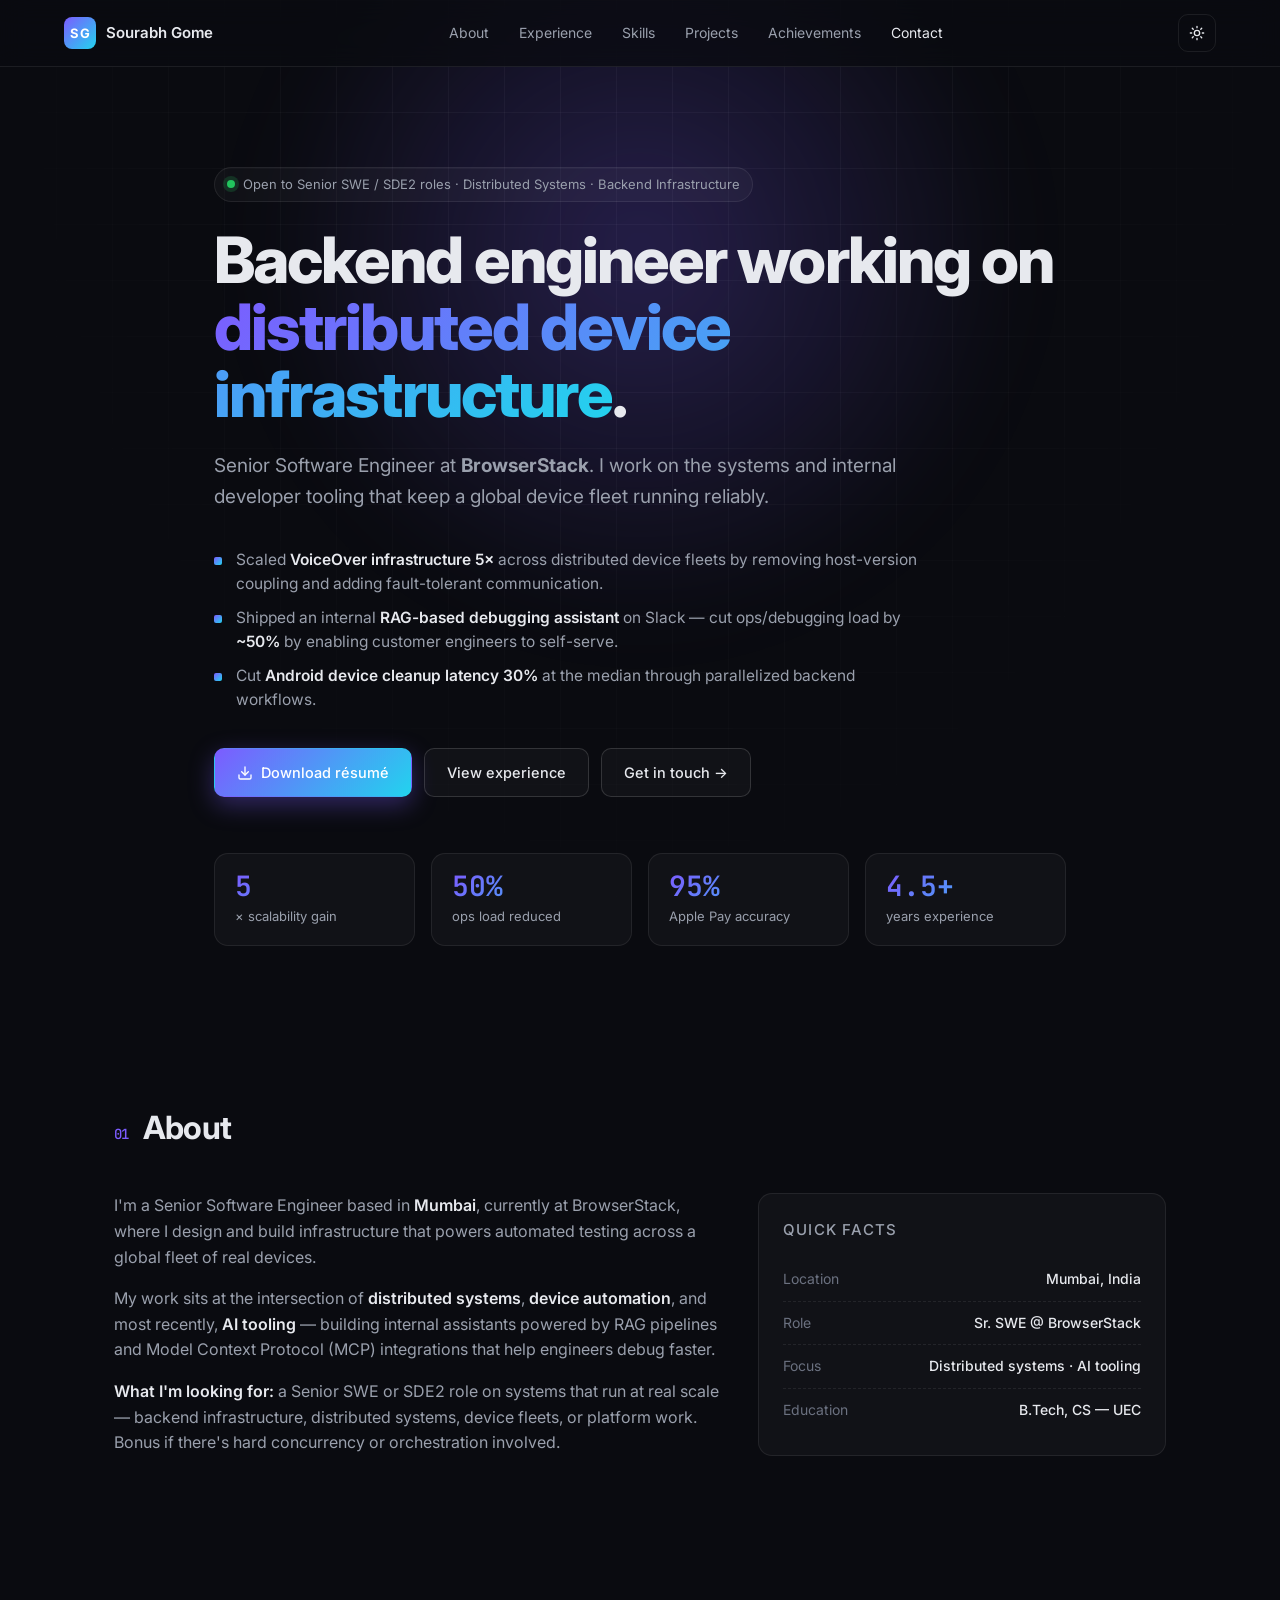
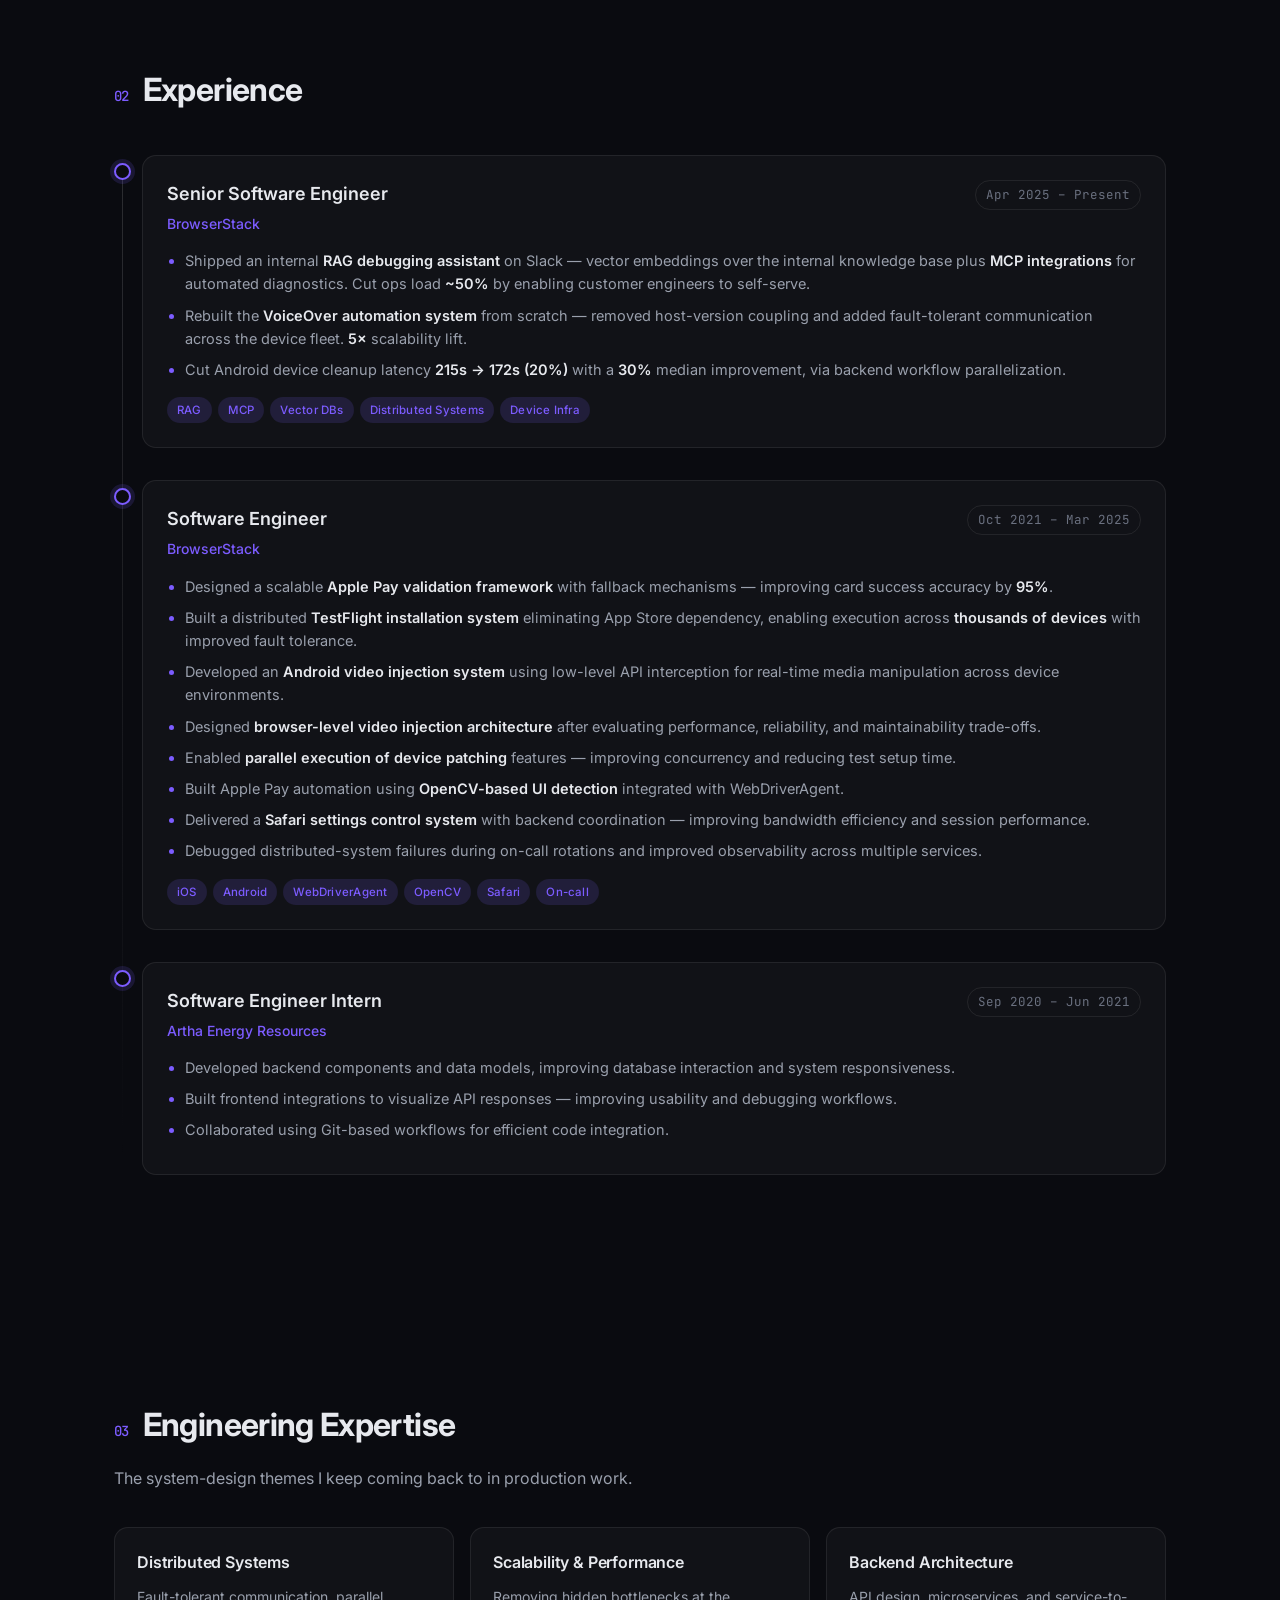
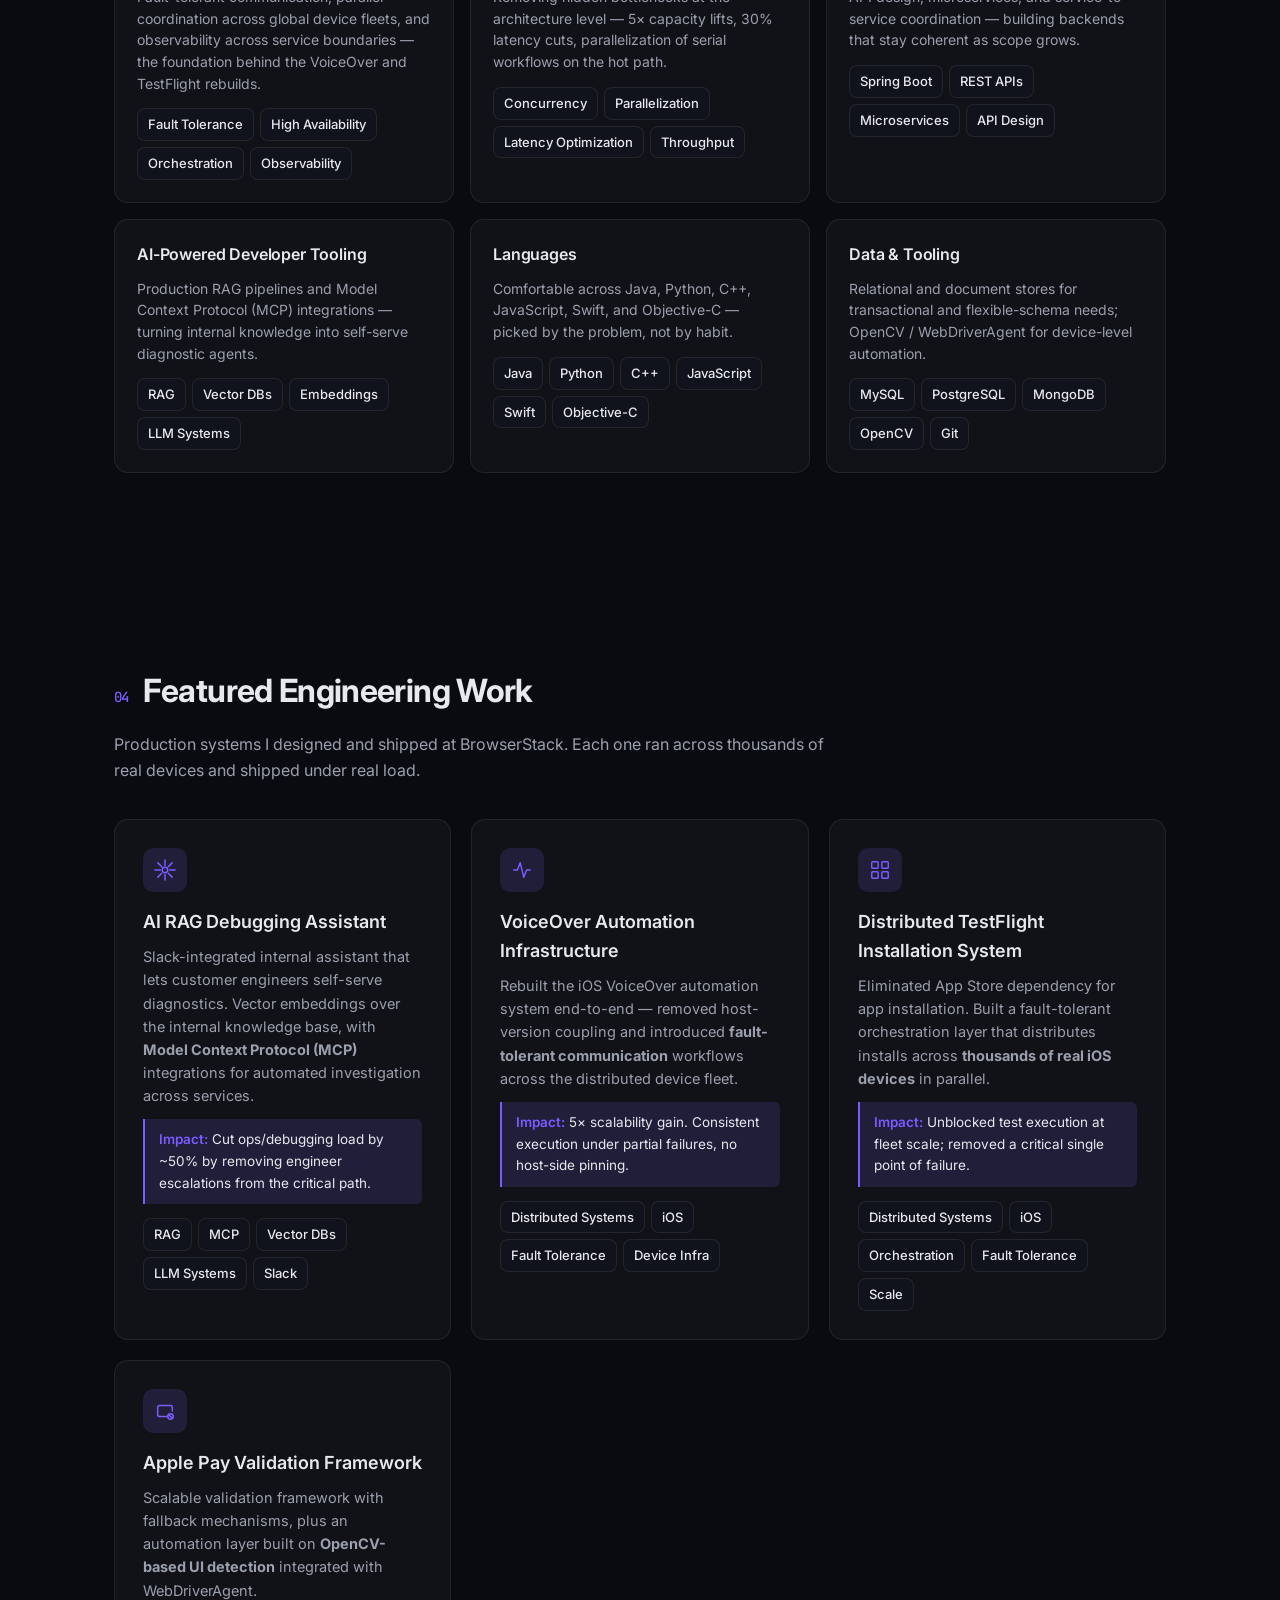
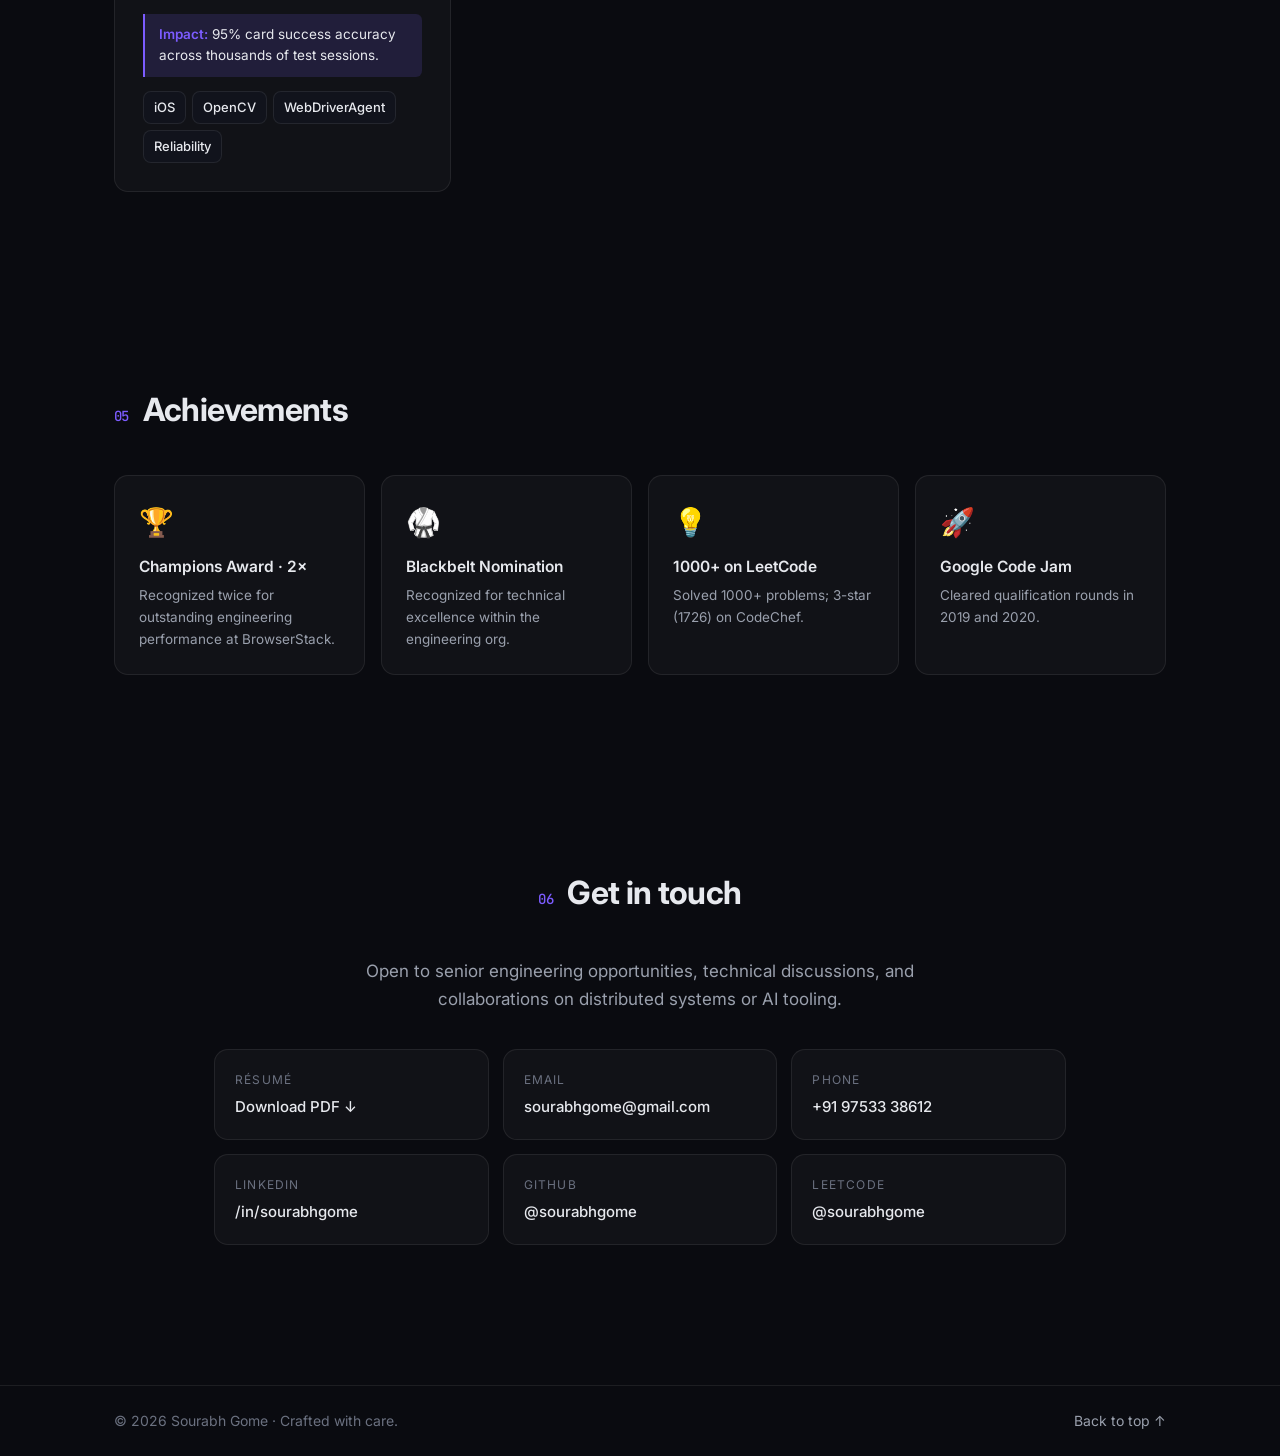
<file: index.html>
<!DOCTYPE html>
<html lang="en">
<head>
  <meta charset="UTF-8" />
  <meta name="viewport" content="width=device-width, initial-scale=1.0" />
  <title>Sourabh Gome — Senior Software Engineer · Distributed Systems & Backend Infrastructure</title>
  <meta name="description" content="Sourabh Gome — Senior Software Engineer at BrowserStack. Distributed systems, backend infrastructure, system design, and AI-powered developer tooling (RAG + MCP). 5× scalability lift, 50% ops-load reduction, 95% Apple Pay success accuracy." />
  <link rel="preconnect" href="https://fonts.googleapis.com">
  <link rel="preconnect" href="https://fonts.gstatic.com" crossorigin>
  <link href="https://fonts.googleapis.com/css2?family=Inter:wght@300;400;500;600;700;800&family=JetBrains+Mono:wght@400;500&display=swap" rel="stylesheet">
  <link rel="stylesheet" href="styles.css" />
</head>
<body>
  <div class="bg-grid" aria-hidden="true"></div>
  <div class="bg-glow" aria-hidden="true"></div>

  <header class="nav">
    <div class="nav-inner">
      <a href="#top" class="brand">
        <span class="brand-mark">SG</span>
        <span class="brand-name">Sourabh Gome</span>
      </a>
      <nav class="nav-links" aria-label="Primary">
        <a href="#about">About</a>
        <a href="#experience">Experience</a>
        <a href="#skills">Skills</a>
        <a href="#projects">Projects</a>
        <a href="#achievements">Achievements</a>
        <a href="#contact">Contact</a>
      </nav>
      <button class="theme-toggle" id="themeToggle" aria-label="Toggle theme">
        <svg class="icon-sun" viewBox="0 0 24 24" fill="none" stroke="currentColor" stroke-width="2" stroke-linecap="round" stroke-linejoin="round"><circle cx="12" cy="12" r="4"/><path d="M12 2v2M12 20v2M4.93 4.93l1.41 1.41M17.66 17.66l1.41 1.41M2 12h2M20 12h2M4.93 19.07l1.41-1.41M17.66 6.34l1.41-1.41"/></svg>
        <svg class="icon-moon" viewBox="0 0 24 24" fill="none" stroke="currentColor" stroke-width="2" stroke-linecap="round" stroke-linejoin="round"><path d="M21 12.79A9 9 0 1 1 11.21 3 7 7 0 0 0 21 12.79z"/></svg>
      </button>
    </div>
  </header>

  <main id="top">
    <!-- Hero -->
    <section class="hero">
      <div class="container hero-inner">
        <p class="eyebrow"><span class="dot"></span> Open to Senior SWE / SDE2 roles · Distributed Systems · Backend Infrastructure</p>
        <h1 class="hero-title">
          Backend engineer working on<br>
          <span class="grad">distributed device infrastructure</span>.
        </h1>
        <p class="hero-sub">
          Senior Software Engineer at <strong>BrowserStack</strong>. I work on the systems and
          internal developer tooling that keep a global device fleet running reliably.
        </p>

        <ul class="hero-impact">
          <li>Scaled <strong>VoiceOver infrastructure 5×</strong> across distributed device fleets by removing host-version coupling and adding fault-tolerant communication.</li>
          <li>Shipped an internal <strong>RAG-based debugging assistant</strong> on Slack — cut ops/debugging load by <strong>~50%</strong> by enabling customer engineers to self-serve.</li>
          <li>Cut <strong>Android device cleanup latency 30%</strong> at the median through parallelized backend workflows.</li>
        </ul>

        <div class="hero-cta">
          <a class="btn btn-primary" href="Sourabh_Gome_Resume.pdf" download>
            <svg viewBox="0 0 24 24" width="16" height="16" fill="none" stroke="currentColor" stroke-width="2" stroke-linecap="round" stroke-linejoin="round"><path d="M21 15v4a2 2 0 0 1-2 2H5a2 2 0 0 1-2-2v-4"/><polyline points="7 10 12 15 17 10"/><line x1="12" y1="15" x2="12" y2="3"/></svg>
            Download résumé
          </a>
          <a class="btn btn-ghost" href="#experience">View experience</a>
          <a class="btn btn-ghost" href="mailto:sourabhgome@gmail.com">Get in touch →</a>
        </div>

        <div class="stat-row">
          <div class="stat">
            <div class="stat-num" data-target="5">0</div>
            <div class="stat-label">× scalability gain</div>
          </div>
          <div class="stat">
            <div class="stat-num" data-target="50" data-suffix="%">0</div>
            <div class="stat-label">ops load reduced</div>
          </div>
          <div class="stat">
            <div class="stat-num" data-target="95" data-suffix="%">0</div>
            <div class="stat-label">Apple Pay accuracy</div>
          </div>
          <div class="stat">
            <div class="stat-num" data-target="4.5" data-suffix="+">0</div>
            <div class="stat-label">years experience</div>
          </div>
        </div>
      </div>
    </section>

    <!-- About -->
    <section id="about" class="section">
      <div class="container">
        <h2 class="section-title"><span class="num">01</span> About</h2>
        <div class="about-grid">
          <div class="about-text">
            <p>
              I'm a Senior Software Engineer based in <strong>Mumbai</strong>, currently at
              BrowserStack, where I design and build infrastructure that powers automated
              testing across a global fleet of real devices.
            </p>
            <p>
              My work sits at the intersection of <strong>distributed systems</strong>,
              <strong>device automation</strong>, and most recently, <strong>AI tooling</strong> —
              building internal assistants powered by RAG pipelines and Model Context Protocol (MCP)
              integrations that help engineers debug faster.
            </p>
            <p>
              <strong>What I'm looking for:</strong> a Senior SWE or SDE2 role on systems that run at real scale —
              backend infrastructure, distributed systems, device fleets, or platform work. Bonus if there's hard
              concurrency or orchestration involved.
            </p>
          </div>
          <aside class="about-card">
            <h3>Quick facts</h3>
            <ul class="kv">
              <li><span>Location</span><strong>Mumbai, India</strong></li>
              <li><span>Role</span><strong>Sr. SWE @ BrowserStack</strong></li>
              <li><span>Focus</span><strong>Distributed systems · AI tooling</strong></li>
              <li><span>Education</span><strong>B.Tech, CS — UEC</strong></li>
            </ul>
          </aside>
        </div>
      </div>
    </section>

    <!-- Experience -->
    <section id="experience" class="section">
      <div class="container">
        <h2 class="section-title"><span class="num">02</span> Experience</h2>

        <div class="timeline">
          <article class="tl-item">
            <div class="tl-marker"></div>
            <div class="tl-body">
              <div class="tl-head">
                <div>
                  <h3>Senior Software Engineer</h3>
                  <p class="company">BrowserStack</p>
                </div>
                <span class="period">Apr 2025 – Present</span>
              </div>
              <ul class="bullets">
                <li>
                  Shipped an internal <strong>RAG debugging assistant</strong> on Slack — vector embeddings over the
                  internal knowledge base plus <strong>MCP integrations</strong> for automated diagnostics. Cut ops
                  load <strong>~50%</strong> by enabling customer engineers to self-serve.
                </li>
                <li>
                  Rebuilt the <strong>VoiceOver automation system</strong> from scratch — removed host-version coupling
                  and added fault-tolerant communication across the device fleet. <strong>5×</strong> scalability lift.
                </li>
                <li>
                  Cut Android device cleanup latency <strong>215s → 172s (20%)</strong> with a <strong>30%</strong>
                  median improvement, via backend workflow parallelization.
                </li>
              </ul>
              <div class="chips">
                <span class="chip">RAG</span><span class="chip">MCP</span><span class="chip">Vector DBs</span>
                <span class="chip">Distributed Systems</span><span class="chip">Device Infra</span>
              </div>
            </div>
          </article>

          <article class="tl-item">
            <div class="tl-marker"></div>
            <div class="tl-body">
              <div class="tl-head">
                <div>
                  <h3>Software Engineer</h3>
                  <p class="company">BrowserStack</p>
                </div>
                <span class="period">Oct 2021 – Mar 2025</span>
              </div>
              <ul class="bullets">
                <li>Designed a scalable <strong>Apple Pay validation framework</strong> with fallback mechanisms — improving card success accuracy by <strong>95%</strong>.</li>
                <li>Built a distributed <strong>TestFlight installation system</strong> eliminating App Store dependency, enabling execution across <strong>thousands of devices</strong> with improved fault tolerance.</li>
                <li>Developed an <strong>Android video injection system</strong> using low-level API interception for real-time media manipulation across device environments.</li>
                <li>Designed <strong>browser-level video injection architecture</strong> after evaluating performance, reliability, and maintainability trade-offs.</li>
                <li>Enabled <strong>parallel execution of device patching</strong> features — improving concurrency and reducing test setup time.</li>
                <li>Built Apple Pay automation using <strong>OpenCV-based UI detection</strong> integrated with WebDriverAgent.</li>
                <li>Delivered a <strong>Safari settings control system</strong> with backend coordination — improving bandwidth efficiency and session performance.</li>
                <li>Debugged distributed-system failures during on-call rotations and improved observability across multiple services.</li>
              </ul>
              <div class="chips">
                <span class="chip">iOS</span><span class="chip">Android</span><span class="chip">WebDriverAgent</span>
                <span class="chip">OpenCV</span><span class="chip">Safari</span><span class="chip">On-call</span>
              </div>
            </div>
          </article>

          <article class="tl-item">
            <div class="tl-marker"></div>
            <div class="tl-body">
              <div class="tl-head">
                <div>
                  <h3>Software Engineer Intern</h3>
                  <p class="company">Artha Energy Resources</p>
                </div>
                <span class="period">Sep 2020 – Jun 2021</span>
              </div>
              <ul class="bullets">
                <li>Developed backend components and data models, improving database interaction and system responsiveness.</li>
                <li>Built frontend integrations to visualize API responses — improving usability and debugging workflows.</li>
                <li>Collaborated using Git-based workflows for efficient code integration.</li>
              </ul>
            </div>
          </article>
        </div>
      </div>
    </section>

    <!-- Engineering Expertise -->
    <section id="skills" class="section">
      <div class="container">
        <h2 class="section-title"><span class="num">03</span> Engineering Expertise</h2>
        <p class="section-lede">The system-design themes I keep coming back to in production work.</p>
        <div class="skills-grid">
          <div class="skill-card">
            <h4>Distributed Systems</h4>
            <p>Fault-tolerant communication, parallel coordination across global device fleets, and observability across service boundaries — the foundation behind the VoiceOver and TestFlight rebuilds.</p>
            <div class="tag-list">
              <span class="tag">Fault Tolerance</span><span class="tag">High Availability</span><span class="tag">Orchestration</span><span class="tag">Observability</span>
            </div>
          </div>
          <div class="skill-card">
            <h4>Scalability & Performance</h4>
            <p>Removing hidden bottlenecks at the architecture level — 5× capacity lifts, 30% latency cuts, parallelization of serial workflows on the hot path.</p>
            <div class="tag-list">
              <span class="tag">Concurrency</span><span class="tag">Parallelization</span><span class="tag">Latency Optimization</span><span class="tag">Throughput</span>
            </div>
          </div>
          <div class="skill-card">
            <h4>Backend Architecture</h4>
            <p>API design, microservices, and service-to-service coordination — building backends that stay coherent as scope grows.</p>
            <div class="tag-list">
              <span class="tag">Spring Boot</span><span class="tag">REST APIs</span><span class="tag">Microservices</span><span class="tag">API Design</span>
            </div>
          </div>
          <div class="skill-card">
            <h4>AI-Powered Developer Tooling</h4>
            <p>Production RAG pipelines and Model Context Protocol (MCP) integrations — turning internal knowledge into self-serve diagnostic agents.</p>
            <div class="tag-list">
              <span class="tag">RAG</span><span class="tag">Vector DBs</span><span class="tag">Embeddings</span><span class="tag">LLM Systems</span>
            </div>
          </div>
          <div class="skill-card">
            <h4>Languages</h4>
            <p>Comfortable across Java, Python, C++, JavaScript, Swift, and Objective-C — picked by the problem, not by habit.</p>
            <div class="tag-list">
              <span class="tag">Java</span><span class="tag">Python</span><span class="tag">C++</span><span class="tag">JavaScript</span><span class="tag">Swift</span><span class="tag">Objective-C</span>
            </div>
          </div>
          <div class="skill-card">
            <h4>Data &amp; Tooling</h4>
            <p>Relational and document stores for transactional and flexible-schema needs; OpenCV / WebDriverAgent for device-level automation.</p>
            <div class="tag-list">
              <span class="tag">MySQL</span><span class="tag">PostgreSQL</span><span class="tag">MongoDB</span><span class="tag">OpenCV</span><span class="tag">Git</span>
            </div>
          </div>
        </div>
      </div>
    </section>

    <!-- Featured Engineering Work -->
    <section id="projects" class="section">
      <div class="container">
        <h2 class="section-title"><span class="num">04</span> Featured Engineering Work</h2>
        <p class="section-lede">Production systems I designed and shipped at BrowserStack. Each one ran across thousands of real devices and shipped under real load.</p>
        <div class="projects-grid">
          <article class="project-card">
            <div class="project-icon">
              <svg viewBox="0 0 24 24" fill="none" stroke="currentColor" stroke-width="1.6" stroke-linecap="round" stroke-linejoin="round"><circle cx="12" cy="12" r="3"/><path d="M12 1v6m0 10v6M4.22 4.22l4.24 4.24m7.08 7.08l4.24 4.24M1 12h6m10 0h6M4.22 19.78l4.24-4.24m7.08-7.08l4.24-4.24"/></svg>
            </div>
            <h3>AI RAG Debugging Assistant</h3>
            <p>Slack-integrated internal assistant that lets customer engineers self-serve diagnostics. Vector embeddings over the internal knowledge base, with <strong>Model Context Protocol (MCP)</strong> integrations for automated investigation across services.</p>
            <p class="impact"><strong>Impact:</strong> Cut ops/debugging load by ~50% by removing engineer escalations from the critical path.</p>
            <div class="tag-list">
              <span class="tag">RAG</span><span class="tag">MCP</span><span class="tag">Vector DBs</span><span class="tag">LLM Systems</span><span class="tag">Slack</span>
            </div>
          </article>

          <article class="project-card">
            <div class="project-icon">
              <svg viewBox="0 0 24 24" fill="none" stroke="currentColor" stroke-width="1.6" stroke-linecap="round" stroke-linejoin="round"><path d="M3 12h4l3-8 4 16 3-8h4"/></svg>
            </div>
            <h3>VoiceOver Automation Infrastructure</h3>
            <p>Rebuilt the iOS VoiceOver automation system end-to-end — removed host-version coupling and introduced <strong>fault-tolerant communication</strong> workflows across the distributed device fleet.</p>
            <p class="impact"><strong>Impact:</strong> 5× scalability gain. Consistent execution under partial failures, no host-side pinning.</p>
            <div class="tag-list">
              <span class="tag">Distributed Systems</span><span class="tag">iOS</span><span class="tag">Fault Tolerance</span><span class="tag">Device Infra</span>
            </div>
          </article>

          <article class="project-card">
            <div class="project-icon">
              <svg viewBox="0 0 24 24" fill="none" stroke="currentColor" stroke-width="1.6" stroke-linecap="round" stroke-linejoin="round"><rect x="3" y="3" width="7" height="7" rx="1"/><rect x="14" y="3" width="7" height="7" rx="1"/><rect x="3" y="14" width="7" height="7" rx="1"/><rect x="14" y="14" width="7" height="7" rx="1"/></svg>
            </div>
            <h3>Distributed TestFlight Installation System</h3>
            <p>Eliminated App Store dependency for app installation. Built a fault-tolerant orchestration layer that distributes installs across <strong>thousands of real iOS devices</strong> in parallel.</p>
            <p class="impact"><strong>Impact:</strong> Unblocked test execution at fleet scale; removed a critical single point of failure.</p>
            <div class="tag-list">
              <span class="tag">Distributed Systems</span><span class="tag">iOS</span><span class="tag">Orchestration</span><span class="tag">Fault Tolerance</span><span class="tag">Scale</span>
            </div>
          </article>

          <article class="project-card">
            <div class="project-icon">
              <svg viewBox="0 0 24 24" fill="none" stroke="currentColor" stroke-width="1.6" stroke-linecap="round" stroke-linejoin="round"><path d="M20 12V8a2 2 0 0 0-2-2H6a2 2 0 0 0-2 2v8a2 2 0 0 0 2 2h8"/><circle cx="18" cy="18" r="3"/><path d="M16.5 16.5l3 3"/></svg>
            </div>
            <h3>Apple Pay Validation Framework</h3>
            <p>Scalable validation framework with fallback mechanisms, plus an automation layer built on <strong>OpenCV-based UI detection</strong> integrated with WebDriverAgent.</p>
            <p class="impact"><strong>Impact:</strong> 95% card success accuracy across thousands of test sessions.</p>
            <div class="tag-list">
              <span class="tag">iOS</span><span class="tag">OpenCV</span><span class="tag">WebDriverAgent</span><span class="tag">Reliability</span>
            </div>
          </article>
        </div>
      </div>
    </section>

    <!-- Achievements -->
    <section id="achievements" class="section">
      <div class="container">
        <h2 class="section-title"><span class="num">05</span> Achievements</h2>
        <div class="ach-grid">
          <div class="ach-card">
            <div class="ach-icon">🏆</div>
            <h4>Champions Award · 2×</h4>
            <p>Recognized twice for outstanding engineering performance at BrowserStack.</p>
          </div>
          <div class="ach-card">
            <div class="ach-icon">🥋</div>
            <h4>Blackbelt Nomination</h4>
            <p>Recognized for technical excellence within the engineering org.</p>
          </div>
          <a class="ach-card ach-link" href="https://leetcode.com/u/sourabhgome/" target="_blank" rel="noopener">
            <div class="ach-icon">💡</div>
            <h4>1000+ on LeetCode</h4>
            <p>Solved 1000+ problems; 3-star (1726) on CodeChef.</p>
          </a>
          <div class="ach-card">
            <div class="ach-icon">🚀</div>
            <h4>Google Code Jam</h4>
            <p>Cleared qualification rounds in 2019 and 2020.</p>
          </div>
        </div>
      </div>
    </section>

    <!-- Contact -->
    <section id="contact" class="section section-contact">
      <div class="container contact-inner">
        <h2 class="section-title center"><span class="num">06</span> Get in touch</h2>
        <p class="contact-lede">
          Open to senior engineering opportunities, technical discussions, and collaborations
          on distributed systems or AI tooling.
        </p>
        <div class="contact-grid">
          <a class="contact-card" href="Sourabh_Gome_Resume.pdf" download>
            <span class="contact-label">Résumé</span>
            <span class="contact-value">Download PDF ↓</span>
          </a>
          <a class="contact-card" href="mailto:sourabhgome@gmail.com">
            <span class="contact-label">Email</span>
            <span class="contact-value">sourabhgome@gmail.com</span>
          </a>
          <a class="contact-card" href="tel:+919753338612">
            <span class="contact-label">Phone</span>
            <span class="contact-value">+91 97533 38612</span>
          </a>
          <a class="contact-card" href="https://linkedin.com/in/sourabhgome" target="_blank" rel="noopener">
            <span class="contact-label">LinkedIn</span>
            <span class="contact-value">/in/sourabhgome</span>
          </a>
          <a class="contact-card" href="https://github.com/sourabhgome" target="_blank" rel="noopener">
            <span class="contact-label">GitHub</span>
            <span class="contact-value">@sourabhgome</span>
          </a>
          <a class="contact-card" href="https://leetcode.com/u/sourabhgome/" target="_blank" rel="noopener">
            <span class="contact-label">LeetCode</span>
            <span class="contact-value">@sourabhgome</span>
          </a>
        </div>
      </div>
    </section>
  </main>

  <footer class="footer">
    <div class="container footer-inner">
      <p>© <span id="year"></span> Sourabh Gome · Crafted with care.</p>
      <a href="#top" class="back-top">Back to top ↑</a>
    </div>
  </footer>

  <script src="script.js"></script>
</body>
</html>
</file>
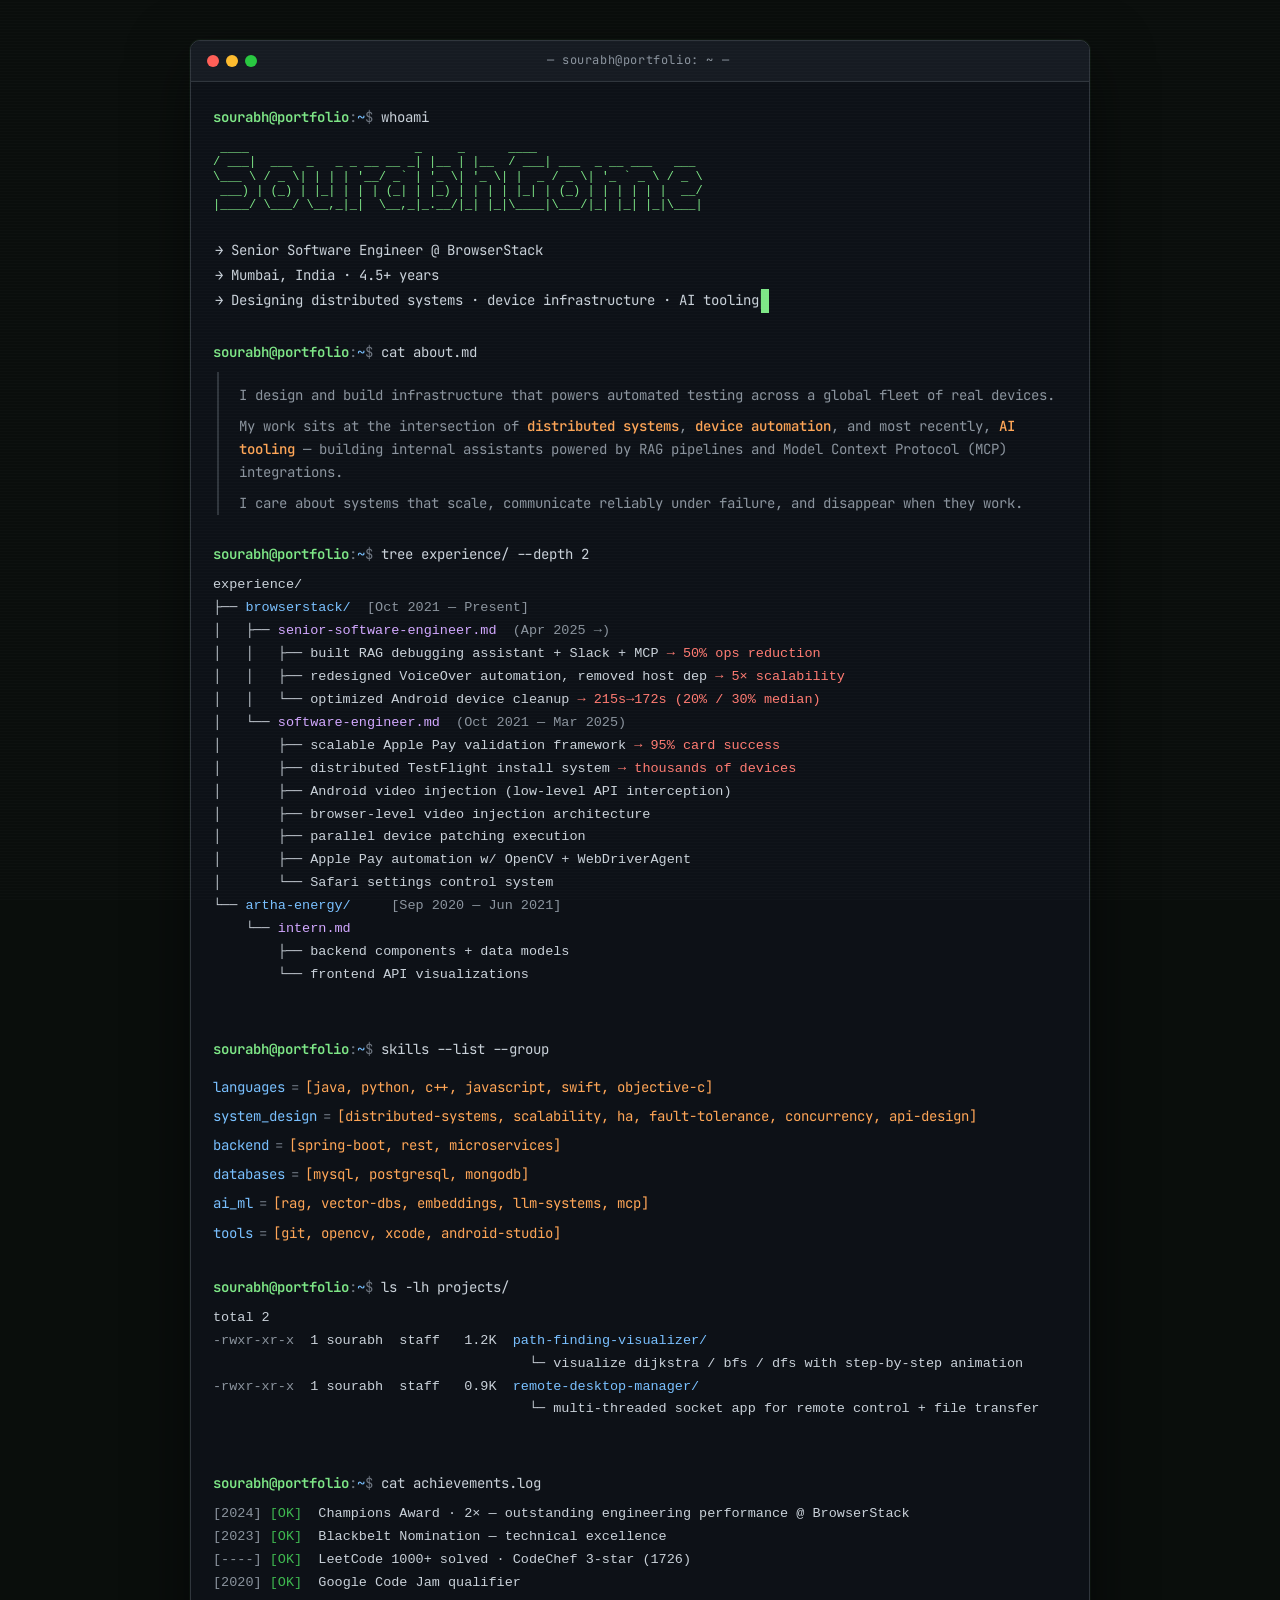
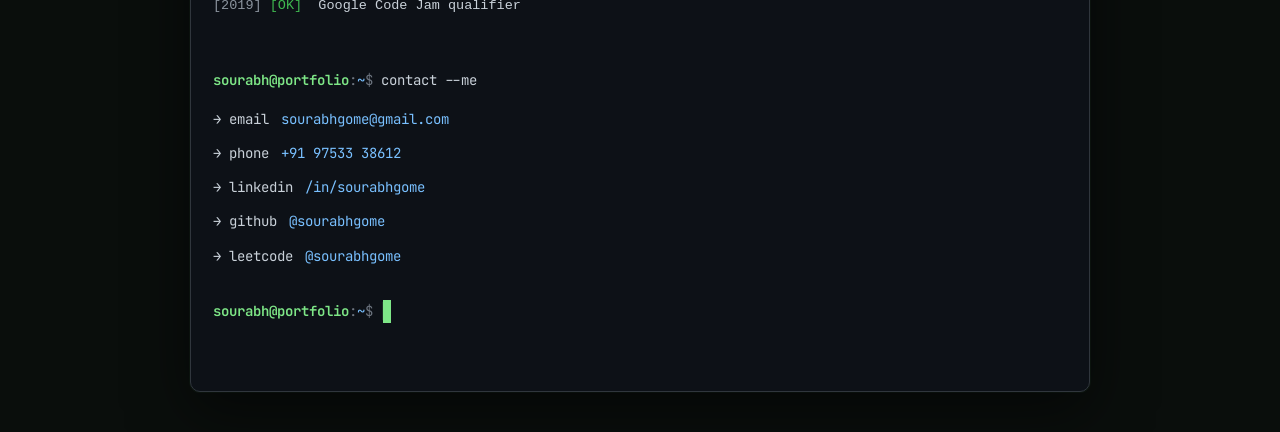
<file: design1/index.html>
<!DOCTYPE html>
<html lang="en">
<head>
  <meta charset="UTF-8" />
  <meta name="viewport" content="width=device-width, initial-scale=1.0" />
  <title>~/sourabh-gome — senior software engineer</title>
  <meta name="description" content="Sourabh Gome — Senior Software Engineer. Distributed systems, device infra, AI tooling." />
  <link rel="preconnect" href="https://fonts.googleapis.com">
  <link rel="preconnect" href="https://fonts.gstatic.com" crossorigin>
  <link href="https://fonts.googleapis.com/css2?family=JetBrains+Mono:wght@400;500;600;700&display=swap" rel="stylesheet">
  <link rel="stylesheet" href="styles.css" />
</head>
<body>
  <div class="scanlines" aria-hidden="true"></div>

  <div class="terminal">
    <header class="term-bar">
      <div class="term-dots">
        <span class="dot red"></span>
        <span class="dot yellow"></span>
        <span class="dot green"></span>
      </div>
      <div class="term-title">— sourabh@portfolio: ~ —</div>
      <div class="term-spacer"></div>
    </header>

    <main class="term-body">
      <!-- whoami -->
      <section class="block">
        <p class="cmd"><span class="prompt">sourabh@portfolio</span><span class="sep">:</span><span class="path">~</span><span class="sep">$</span> whoami</p>
        <pre class="ascii">
 ____                       _     _      ____
/ ___|  ___  _   _ _ __ __ _| |__ | |__  / ___| ___  _ __ ___   ___
\___ \ / _ \| | | | '__/ _` | '_ \| '_ \| |  _ / _ \| '_ ` _ \ / _ \
 ___) | (_) | |_| | | | (_| | |_) | | | | |_| | (_) | | | | | |  __/
|____/ \___/ \__,_|_|  \__,_|_.__/|_| |_|\____|\___/|_| |_| |_|\___|
        </pre>
        <p class="out">→ Senior Software Engineer @ BrowserStack</p>
        <p class="out">→ Mumbai, India · 4.5+ years</p>
        <p class="out">→ Designing distributed systems · device infrastructure · AI tooling<span class="cursor">▍</span></p>
      </section>

      <!-- about -->
      <section class="block">
        <p class="cmd"><span class="prompt">sourabh@portfolio</span><span class="sep">:</span><span class="path">~</span><span class="sep">$</span> cat about.md</p>
        <div class="md">
          <p>I design and build infrastructure that powers automated testing across a global fleet of real devices.</p>
          <p>My work sits at the intersection of <span class="hl">distributed systems</span>, <span class="hl">device automation</span>, and most recently, <span class="hl">AI tooling</span> — building internal assistants powered by RAG pipelines and Model Context Protocol (MCP) integrations.</p>
          <p>I care about systems that scale, communicate reliably under failure, and disappear when they work.</p>
        </div>
      </section>

      <!-- experience -->
      <section class="block">
        <p class="cmd"><span class="prompt">sourabh@portfolio</span><span class="sep">:</span><span class="path">~</span><span class="sep">$</span> tree experience/ --depth 2</p>
        <pre class="tree">
experience/
├── <span class="dir">browserstack/</span>  <span class="meta">[Oct 2021 — Present]</span>
│   ├── <span class="role">senior-software-engineer.md</span>  <span class="meta">(Apr 2025 →)</span>
│   │   ├── built RAG debugging assistant + Slack + MCP <span class="num">→ 50% ops reduction</span>
│   │   ├── redesigned VoiceOver automation, removed host dep <span class="num">→ 5× scalability</span>
│   │   └── optimized Android device cleanup <span class="num">→ 215s→172s (20% / 30% median)</span>
│   └── <span class="role">software-engineer.md</span>  <span class="meta">(Oct 2021 — Mar 2025)</span>
│       ├── scalable Apple Pay validation framework <span class="num">→ 95% card success</span>
│       ├── distributed TestFlight install system <span class="num">→ thousands of devices</span>
│       ├── Android video injection (low-level API interception)
│       ├── browser-level video injection architecture
│       ├── parallel device patching execution
│       ├── Apple Pay automation w/ OpenCV + WebDriverAgent
│       └── Safari settings control system
└── <span class="dir">artha-energy/</span>     <span class="meta">[Sep 2020 — Jun 2021]</span>
    └── <span class="role">intern.md</span>
        ├── backend components + data models
        └── frontend API visualizations
        </pre>
      </section>

      <!-- skills -->
      <section class="block">
        <p class="cmd"><span class="prompt">sourabh@portfolio</span><span class="sep">:</span><span class="path">~</span><span class="sep">$</span> skills --list --group</p>
        <div class="skills">
          <div class="skill-row"><span class="skill-key">languages</span><span class="skill-sep">=</span><span class="skill-val">[java, python, c++, javascript, swift, objective-c]</span></div>
          <div class="skill-row"><span class="skill-key">system_design</span><span class="skill-sep">=</span><span class="skill-val">[distributed-systems, scalability, ha, fault-tolerance, concurrency, api-design]</span></div>
          <div class="skill-row"><span class="skill-key">backend</span><span class="skill-sep">=</span><span class="skill-val">[spring-boot, rest, microservices]</span></div>
          <div class="skill-row"><span class="skill-key">databases</span><span class="skill-sep">=</span><span class="skill-val">[mysql, postgresql, mongodb]</span></div>
          <div class="skill-row"><span class="skill-key">ai_ml</span><span class="skill-sep">=</span><span class="skill-val">[rag, vector-dbs, embeddings, llm-systems, mcp]</span></div>
          <div class="skill-row"><span class="skill-key">tools</span><span class="skill-sep">=</span><span class="skill-val">[git, opencv, xcode, android-studio]</span></div>
        </div>
      </section>

      <!-- projects -->
      <section class="block">
        <p class="cmd"><span class="prompt">sourabh@portfolio</span><span class="sep">:</span><span class="path">~</span><span class="sep">$</span> ls -lh projects/</p>
        <pre class="ls">
total 2
<span class="meta">-rwxr-xr-x</span>  1 sourabh  staff   1.2K  <span class="dir">path-finding-visualizer/</span>
                                       └─ visualize dijkstra / bfs / dfs with step-by-step animation
<span class="meta">-rwxr-xr-x</span>  1 sourabh  staff   0.9K  <span class="dir">remote-desktop-manager/</span>
                                       └─ multi-threaded socket app for remote control + file transfer
        </pre>
      </section>

      <!-- achievements -->
      <section class="block">
        <p class="cmd"><span class="prompt">sourabh@portfolio</span><span class="sep">:</span><span class="path">~</span><span class="sep">$</span> cat achievements.log</p>
        <pre class="log">
<span class="ts">[2024]</span> <span class="ok">[OK]</span>  Champions Award · 2× — outstanding engineering performance @ BrowserStack
<span class="ts">[2023]</span> <span class="ok">[OK]</span>  Blackbelt Nomination — technical excellence
<span class="ts">[----]</span> <span class="ok">[OK]</span>  LeetCode 1000+ solved · CodeChef 3-star (1726)
<span class="ts">[2020]</span> <span class="ok">[OK]</span>  Google Code Jam qualifier
<span class="ts">[2019]</span> <span class="ok">[OK]</span>  Google Code Jam qualifier
        </pre>
      </section>

      <!-- contact -->
      <section class="block">
        <p class="cmd"><span class="prompt">sourabh@portfolio</span><span class="sep">:</span><span class="path">~</span><span class="sep">$</span> contact --me</p>
        <div class="contact">
          <a href="mailto:sourabhgome@gmail.com">→ email     <span class="addr">sourabhgome@gmail.com</span></a>
          <a href="tel:+919753338612">→ phone     <span class="addr">+91 97533 38612</span></a>
          <a href="https://linkedin.com/in/sourabhgome" target="_blank" rel="noopener">→ linkedin  <span class="addr">/in/sourabhgome</span></a>
          <a href="https://github.com/sourabhgome" target="_blank" rel="noopener">→ github    <span class="addr">@sourabhgome</span></a>
          <a href="https://leetcode.com/u/sourabhgome/" target="_blank" rel="noopener">→ leetcode  <span class="addr">@sourabhgome</span></a>
        </div>
      </section>

      <section class="block">
        <p class="cmd"><span class="prompt">sourabh@portfolio</span><span class="sep">:</span><span class="path">~</span><span class="sep">$</span> <span class="cursor">▍</span></p>
      </section>
    </main>
  </div>
</body>
</html>
</file>
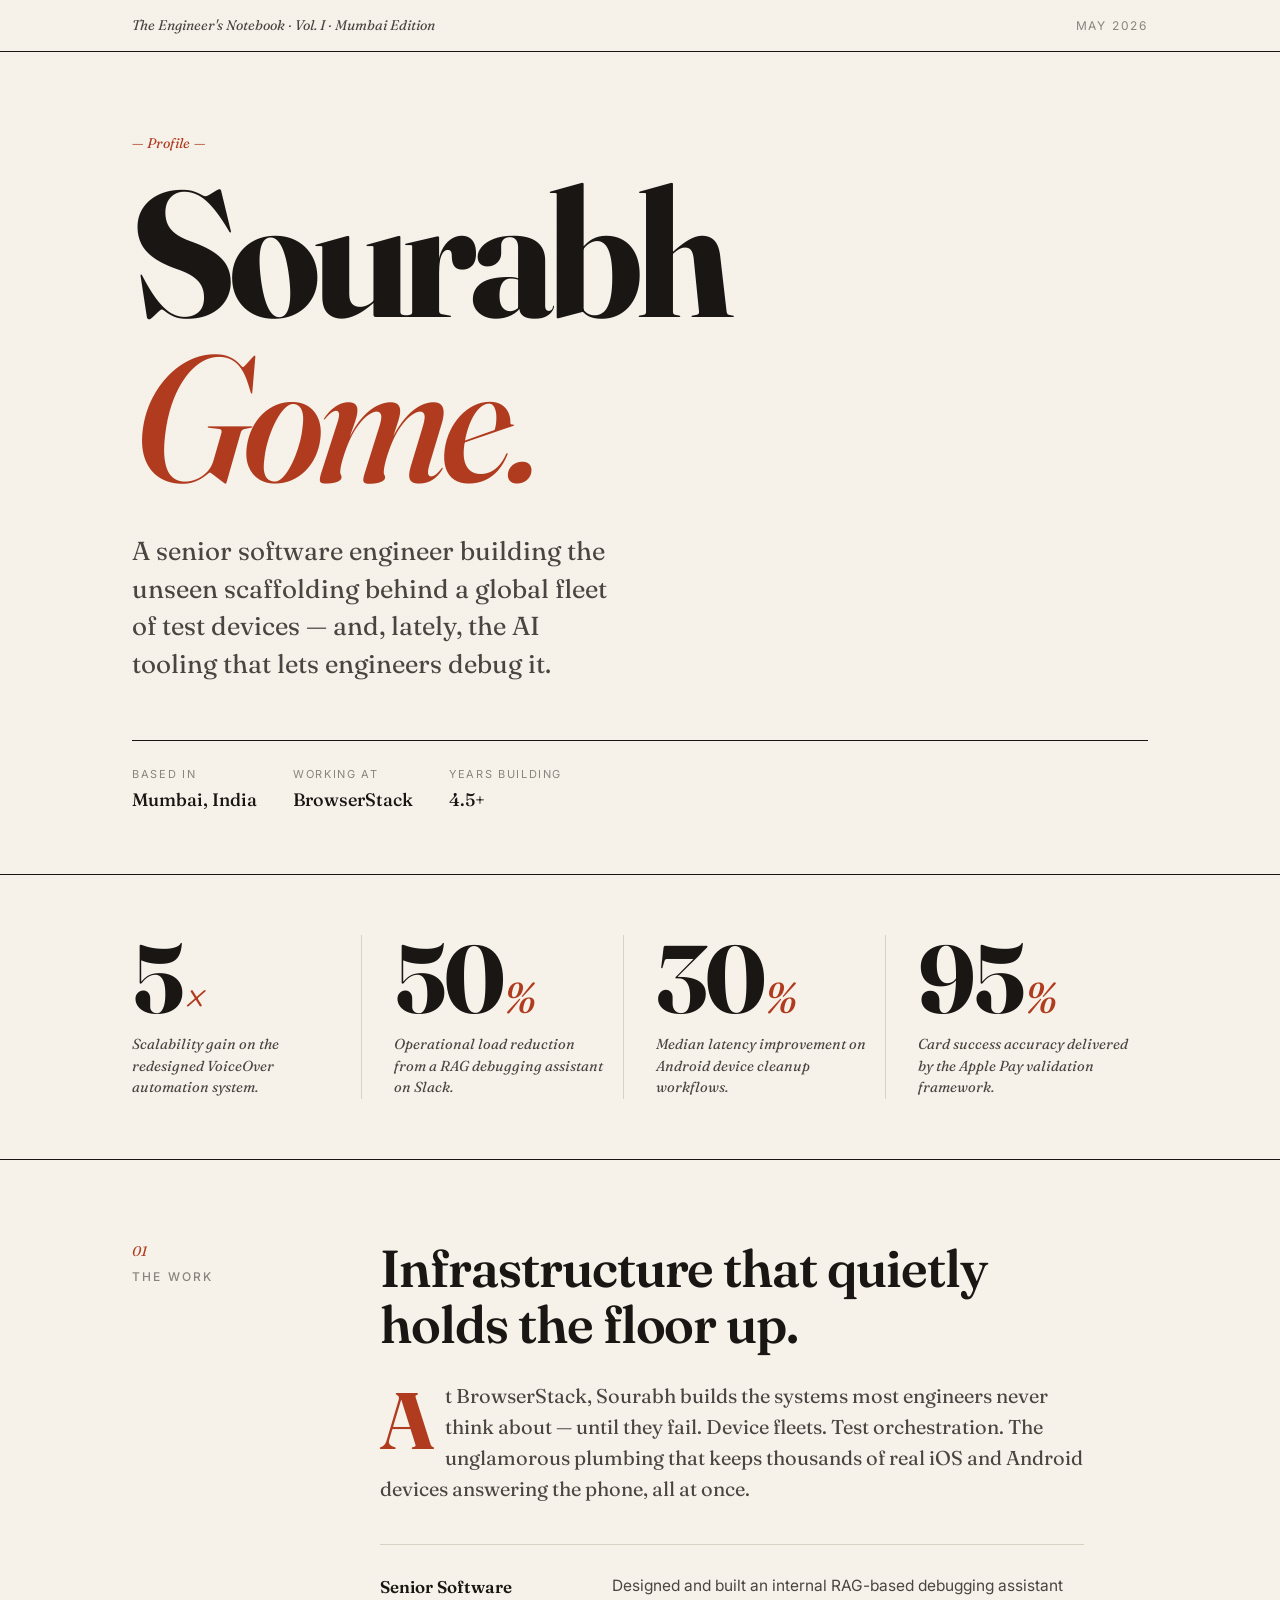
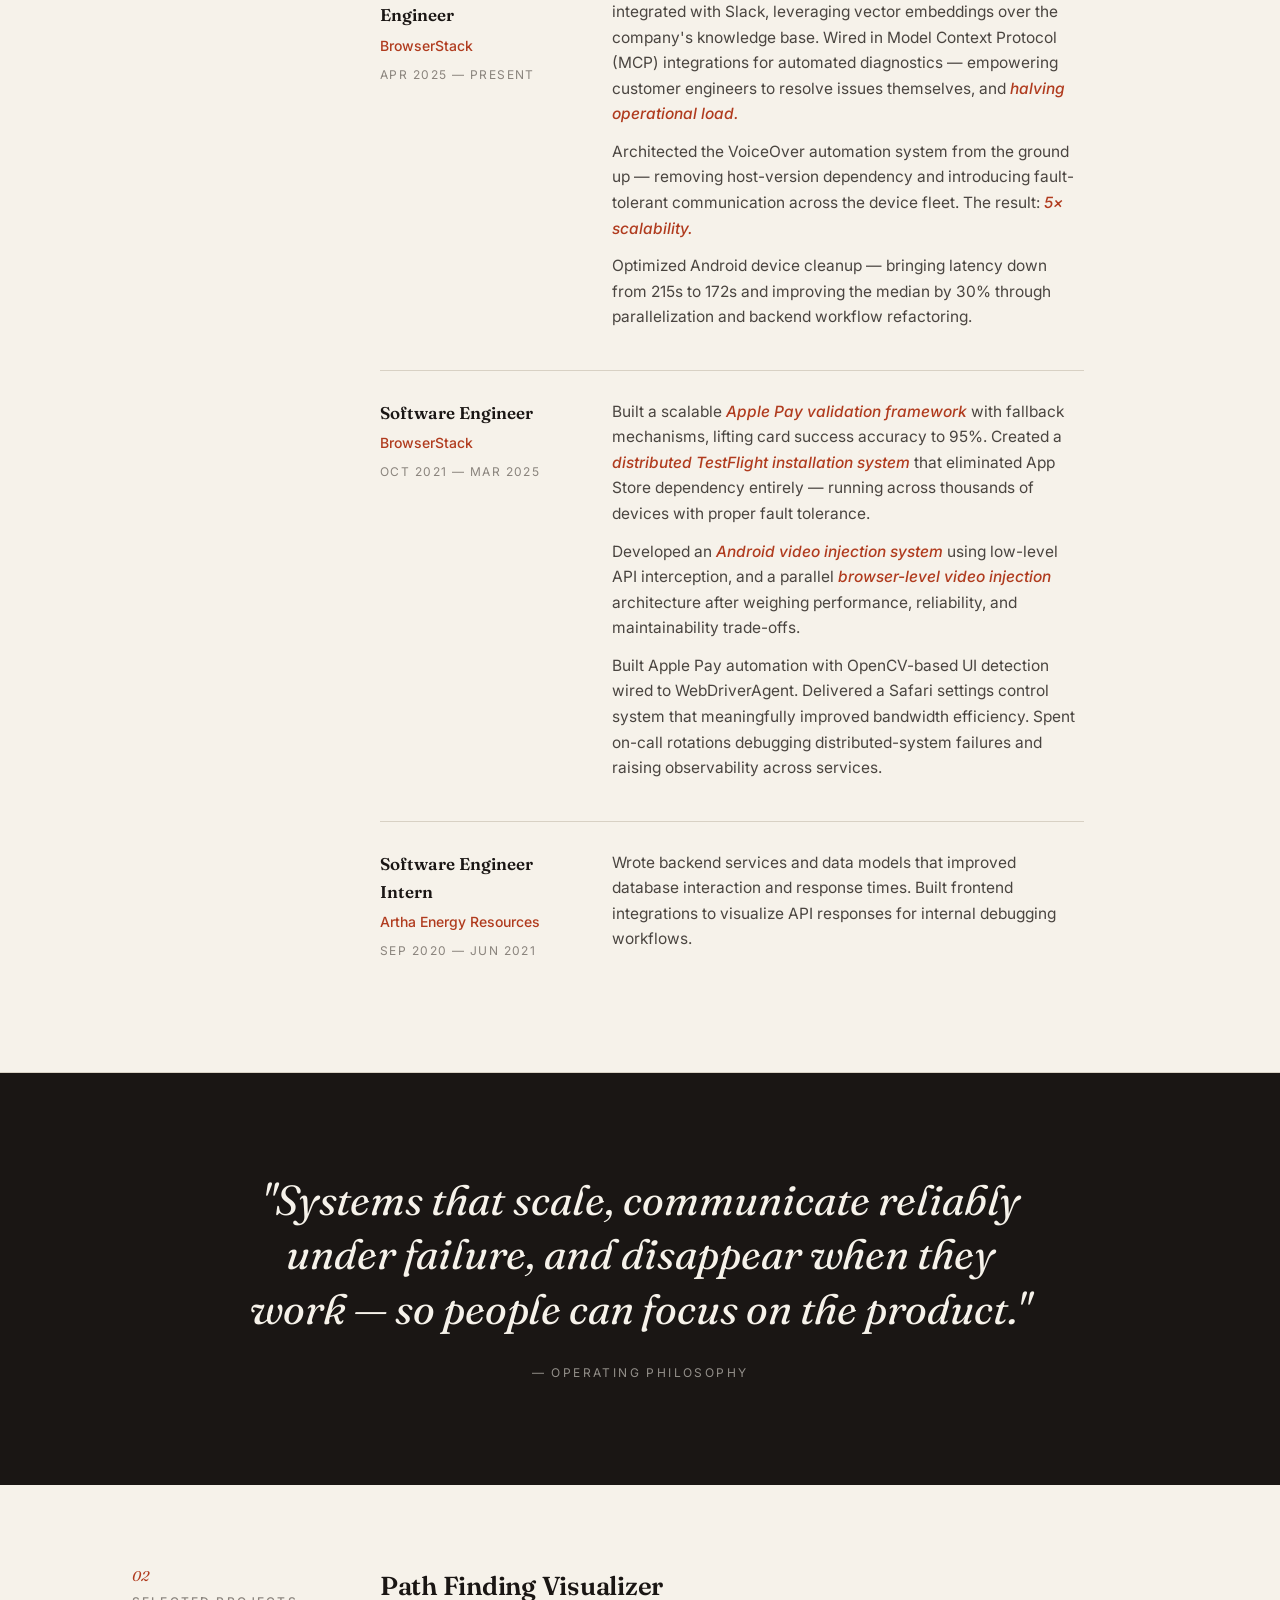
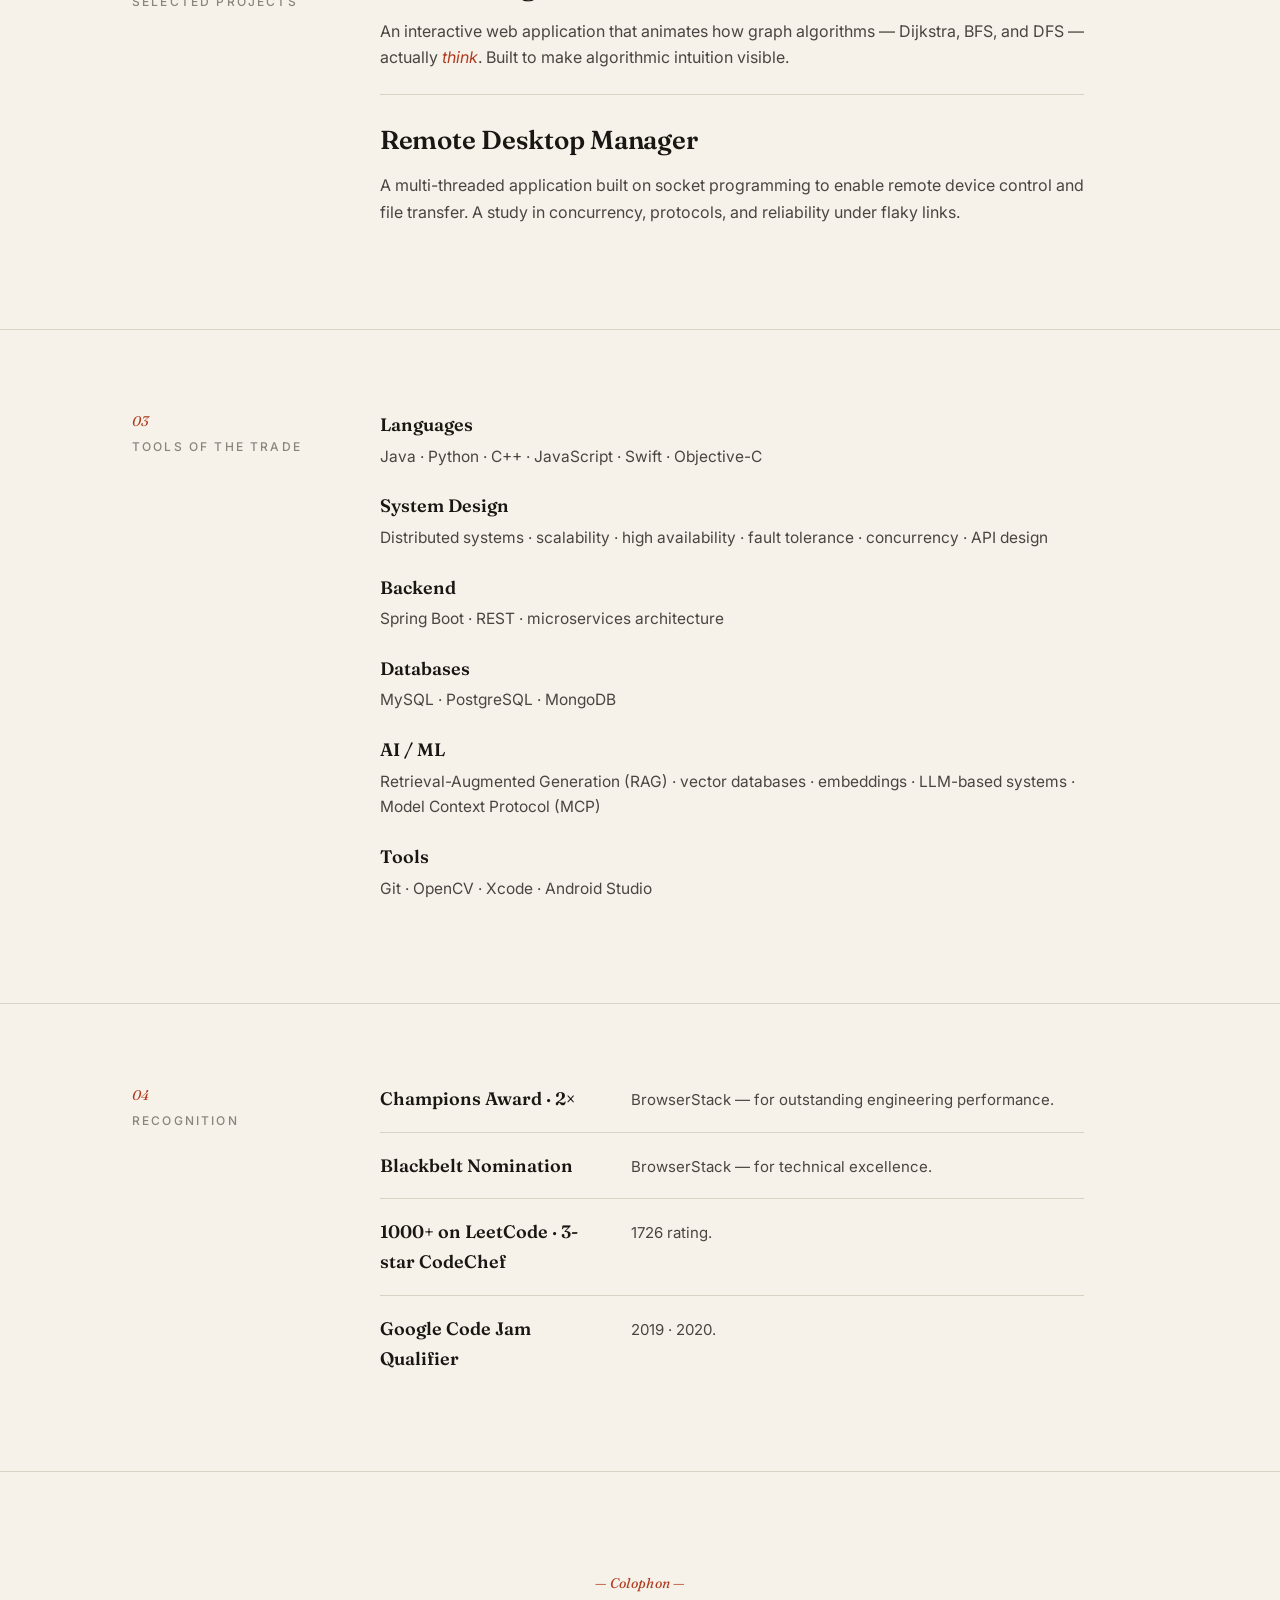
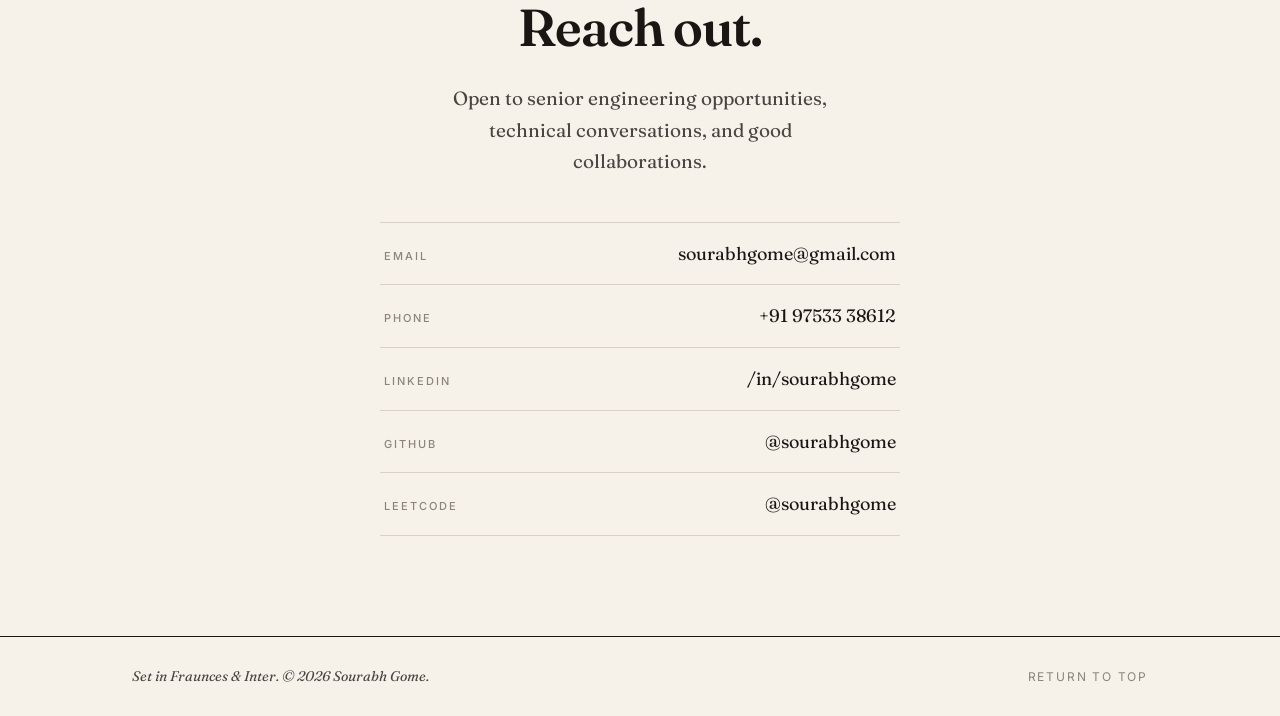
<file: design2/index.html>
<!DOCTYPE html>
<html lang="en">
<head>
  <meta charset="UTF-8" />
  <meta name="viewport" content="width=device-width, initial-scale=1.0" />
  <title>Sourabh Gome — The Engineer's Notebook</title>
  <meta name="description" content="Sourabh Gome — Senior Software Engineer. A field guide to scalable distributed systems and AI tooling." />
  <link rel="preconnect" href="https://fonts.googleapis.com">
  <link rel="preconnect" href="https://fonts.gstatic.com" crossorigin>
  <link href="https://fonts.googleapis.com/css2?family=Fraunces:ital,opsz,wght@0,9..144,400;0,9..144,500;0,9..144,600;0,9..144,700;0,9..144,900;1,9..144,400;1,9..144,500&family=Inter:wght@300;400;500;600&display=swap" rel="stylesheet">
  <link rel="stylesheet" href="styles.css" />
</head>
<body>
  <header class="masthead">
    <div class="container mast-inner">
      <p class="kicker">The Engineer's Notebook · Vol. I · Mumbai Edition</p>
      <p class="date">May 2026</p>
    </div>
  </header>

  <main>
    <!-- Hero / Title spread -->
    <section class="hero">
      <div class="container">
        <p class="dept">— Profile —</p>
        <h1 class="display">
          Sourabh<br><em>Gome.</em>
        </h1>
        <p class="standfirst">
          A senior software engineer building the unseen scaffolding behind a global fleet of test devices —
          and, lately, the AI tooling that lets engineers debug it.
        </p>
        <div class="byline">
          <div><span>Based in</span><strong>Mumbai, India</strong></div>
          <div><span>Working at</span><strong>BrowserStack</strong></div>
          <div><span>Years building</span><strong>4.5+</strong></div>
        </div>
      </div>
    </section>

    <!-- Numbers spread -->
    <section class="numbers">
      <div class="container nums-grid">
        <figure>
          <div class="big-num">5<span>×</span></div>
          <figcaption>Scalability gain on the redesigned VoiceOver automation system.</figcaption>
        </figure>
        <figure>
          <div class="big-num">50<span>%</span></div>
          <figcaption>Operational load reduction from a RAG debugging assistant on Slack.</figcaption>
        </figure>
        <figure>
          <div class="big-num">30<span>%</span></div>
          <figcaption>Median latency improvement on Android device cleanup workflows.</figcaption>
        </figure>
        <figure>
          <div class="big-num">95<span>%</span></div>
          <figcaption>Card success accuracy delivered by the Apple Pay validation framework.</figcaption>
        </figure>
      </div>
    </section>

    <!-- Feature: The Work -->
    <section class="feature">
      <div class="container feat-grid">
        <aside class="feat-aside">
          <p class="dept">01</p>
          <p class="dept-title">The Work</p>
        </aside>
        <article class="feat-body">
          <h2 class="h-display">Infrastructure that quietly holds the floor up.</h2>
          <p class="lede">
            At BrowserStack, Sourabh builds the systems most engineers never think about — until they fail.
            Device fleets. Test orchestration. The unglamorous plumbing that keeps thousands of real iOS
            and Android devices answering the phone, all at once.
          </p>

          <div class="entry">
            <div class="entry-meta">
              <p class="role-title">Senior Software Engineer</p>
              <p class="org">BrowserStack</p>
              <p class="when">Apr 2025 — Present</p>
            </div>
            <div class="entry-body">
              <p>Designed and built an internal RAG-based debugging assistant integrated with Slack, leveraging vector embeddings over the company's knowledge base. Wired in Model Context Protocol (MCP) integrations for automated diagnostics — empowering customer engineers to resolve issues themselves, and <em>halving operational load.</em></p>
              <p>Architected the VoiceOver automation system from the ground up — removing host-version dependency and introducing fault-tolerant communication across the device fleet. The result: <em>5× scalability.</em></p>
              <p>Optimized Android device cleanup — bringing latency down from 215s to 172s and improving the median by 30% through parallelization and backend workflow refactoring.</p>
            </div>
          </div>

          <div class="entry">
            <div class="entry-meta">
              <p class="role-title">Software Engineer</p>
              <p class="org">BrowserStack</p>
              <p class="when">Oct 2021 — Mar 2025</p>
            </div>
            <div class="entry-body">
              <p>Built a scalable <em>Apple Pay validation framework</em> with fallback mechanisms, lifting card success accuracy to 95%. Created a <em>distributed TestFlight installation system</em> that eliminated App Store dependency entirely — running across thousands of devices with proper fault tolerance.</p>
              <p>Developed an <em>Android video injection system</em> using low-level API interception, and a parallel <em>browser-level video injection</em> architecture after weighing performance, reliability, and maintainability trade-offs.</p>
              <p>Built Apple Pay automation with OpenCV-based UI detection wired to WebDriverAgent. Delivered a Safari settings control system that meaningfully improved bandwidth efficiency. Spent on-call rotations debugging distributed-system failures and raising observability across services.</p>
            </div>
          </div>

          <div class="entry">
            <div class="entry-meta">
              <p class="role-title">Software Engineer Intern</p>
              <p class="org">Artha Energy Resources</p>
              <p class="when">Sep 2020 — Jun 2021</p>
            </div>
            <div class="entry-body">
              <p>Wrote backend services and data models that improved database interaction and response times. Built frontend integrations to visualize API responses for internal debugging workflows.</p>
            </div>
          </div>
        </article>
      </div>
    </section>

    <!-- Pull quote -->
    <section class="quote-section">
      <div class="container">
        <blockquote class="pullquote">
          <p>"Systems that scale, communicate reliably under failure, and disappear when they work — so people can focus on the product."</p>
          <cite>— operating philosophy</cite>
        </blockquote>
      </div>
    </section>

    <!-- Projects -->
    <section class="feature">
      <div class="container feat-grid">
        <aside class="feat-aside">
          <p class="dept">02</p>
          <p class="dept-title">Selected Projects</p>
        </aside>
        <article class="feat-body">
          <div class="proj">
            <h3>Path Finding Visualizer</h3>
            <p>An interactive web application that animates how graph algorithms — Dijkstra, BFS, and DFS — actually <em>think</em>. Built to make algorithmic intuition visible.</p>
          </div>
          <div class="proj">
            <h3>Remote Desktop Manager</h3>
            <p>A multi-threaded application built on socket programming to enable remote device control and file transfer. A study in concurrency, protocols, and reliability under flaky links.</p>
          </div>
        </article>
      </div>
    </section>

    <!-- Skills -->
    <section class="feature">
      <div class="container feat-grid">
        <aside class="feat-aside">
          <p class="dept">03</p>
          <p class="dept-title">Tools of the Trade</p>
        </aside>
        <article class="feat-body">
          <dl class="skill-list">
            <dt>Languages</dt>
            <dd>Java · Python · C++ · JavaScript · Swift · Objective-C</dd>

            <dt>System Design</dt>
            <dd>Distributed systems · scalability · high availability · fault tolerance · concurrency · API design</dd>

            <dt>Backend</dt>
            <dd>Spring Boot · REST · microservices architecture</dd>

            <dt>Databases</dt>
            <dd>MySQL · PostgreSQL · MongoDB</dd>

            <dt>AI / ML</dt>
            <dd>Retrieval-Augmented Generation (RAG) · vector databases · embeddings · LLM-based systems · Model Context Protocol (MCP)</dd>

            <dt>Tools</dt>
            <dd>Git · OpenCV · Xcode · Android Studio</dd>
          </dl>
        </article>
      </div>
    </section>

    <!-- Recognition -->
    <section class="feature">
      <div class="container feat-grid">
        <aside class="feat-aside">
          <p class="dept">04</p>
          <p class="dept-title">Recognition</p>
        </aside>
        <article class="feat-body">
          <ul class="recog">
            <li><strong>Champions Award · 2×</strong><span>BrowserStack — for outstanding engineering performance.</span></li>
            <li><strong>Blackbelt Nomination</strong><span>BrowserStack — for technical excellence.</span></li>
            <li><strong>1000+ on LeetCode · 3-star CodeChef</strong><span>1726 rating.</span></li>
            <li><strong>Google Code Jam Qualifier</strong><span>2019 · 2020.</span></li>
          </ul>
        </article>
      </div>
    </section>

    <!-- Colophon / Contact -->
    <section class="colophon">
      <div class="container">
        <p class="dept center">— Colophon —</p>
        <h2 class="h-display center">Reach out.</h2>
        <p class="contact-lede center">
          Open to senior engineering opportunities, technical conversations, and good collaborations.
        </p>
        <ul class="contact-list">
          <li><a href="mailto:sourabhgome@gmail.com"><span>Email</span>sourabhgome@gmail.com</a></li>
          <li><a href="tel:+919753338612"><span>Phone</span>+91 97533 38612</a></li>
          <li><a href="https://linkedin.com/in/sourabhgome" target="_blank" rel="noopener"><span>LinkedIn</span>/in/sourabhgome</a></li>
          <li><a href="https://github.com/sourabhgome" target="_blank" rel="noopener"><span>GitHub</span>@sourabhgome</a></li>
          <li><a href="https://leetcode.com/u/sourabhgome/" target="_blank" rel="noopener"><span>LeetCode</span>@sourabhgome</a></li>
        </ul>
      </div>
    </section>
  </main>

  <footer class="footer">
    <div class="container foot-inner">
      <p>Set in Fraunces &amp; Inter. © <span id="year"></span> Sourabh Gome.</p>
      <a href="#" class="up">Return to top</a>
    </div>
  </footer>

  <script src="script.js"></script>
</body>
</html>
</file>
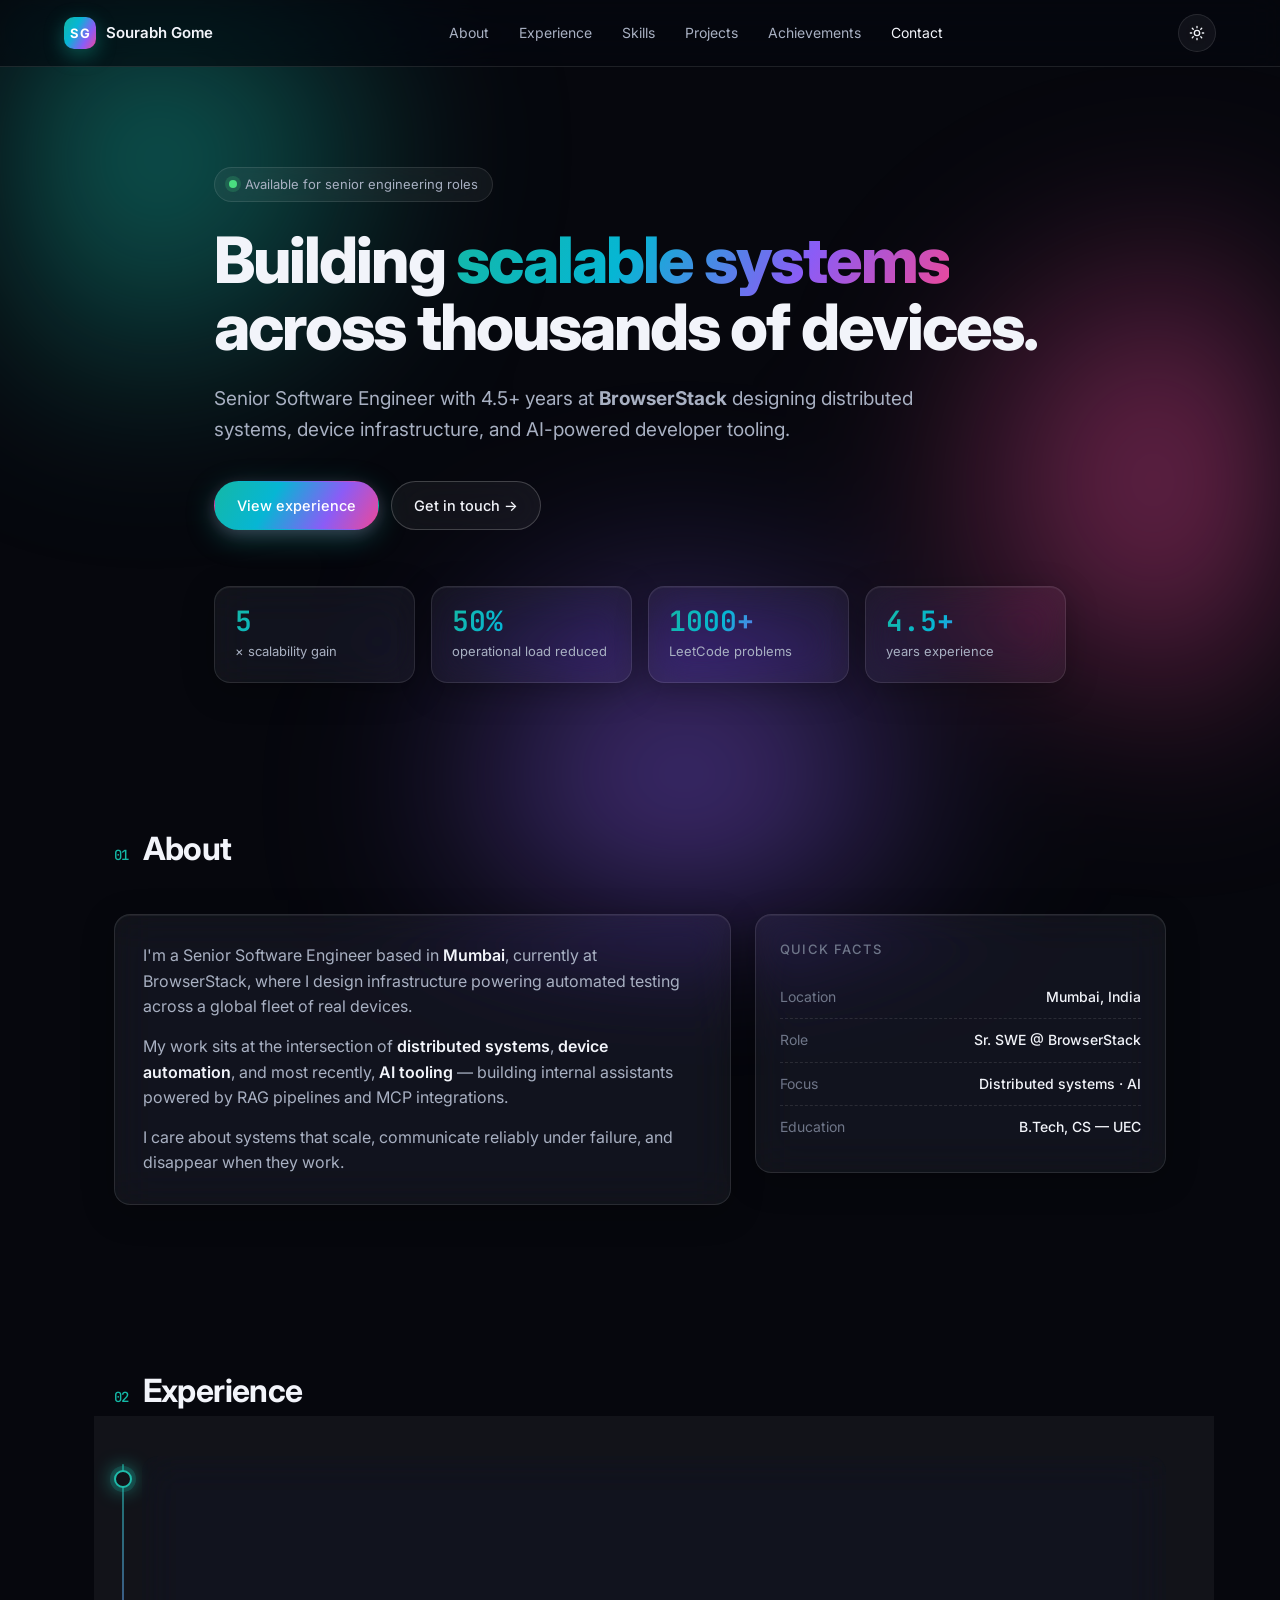
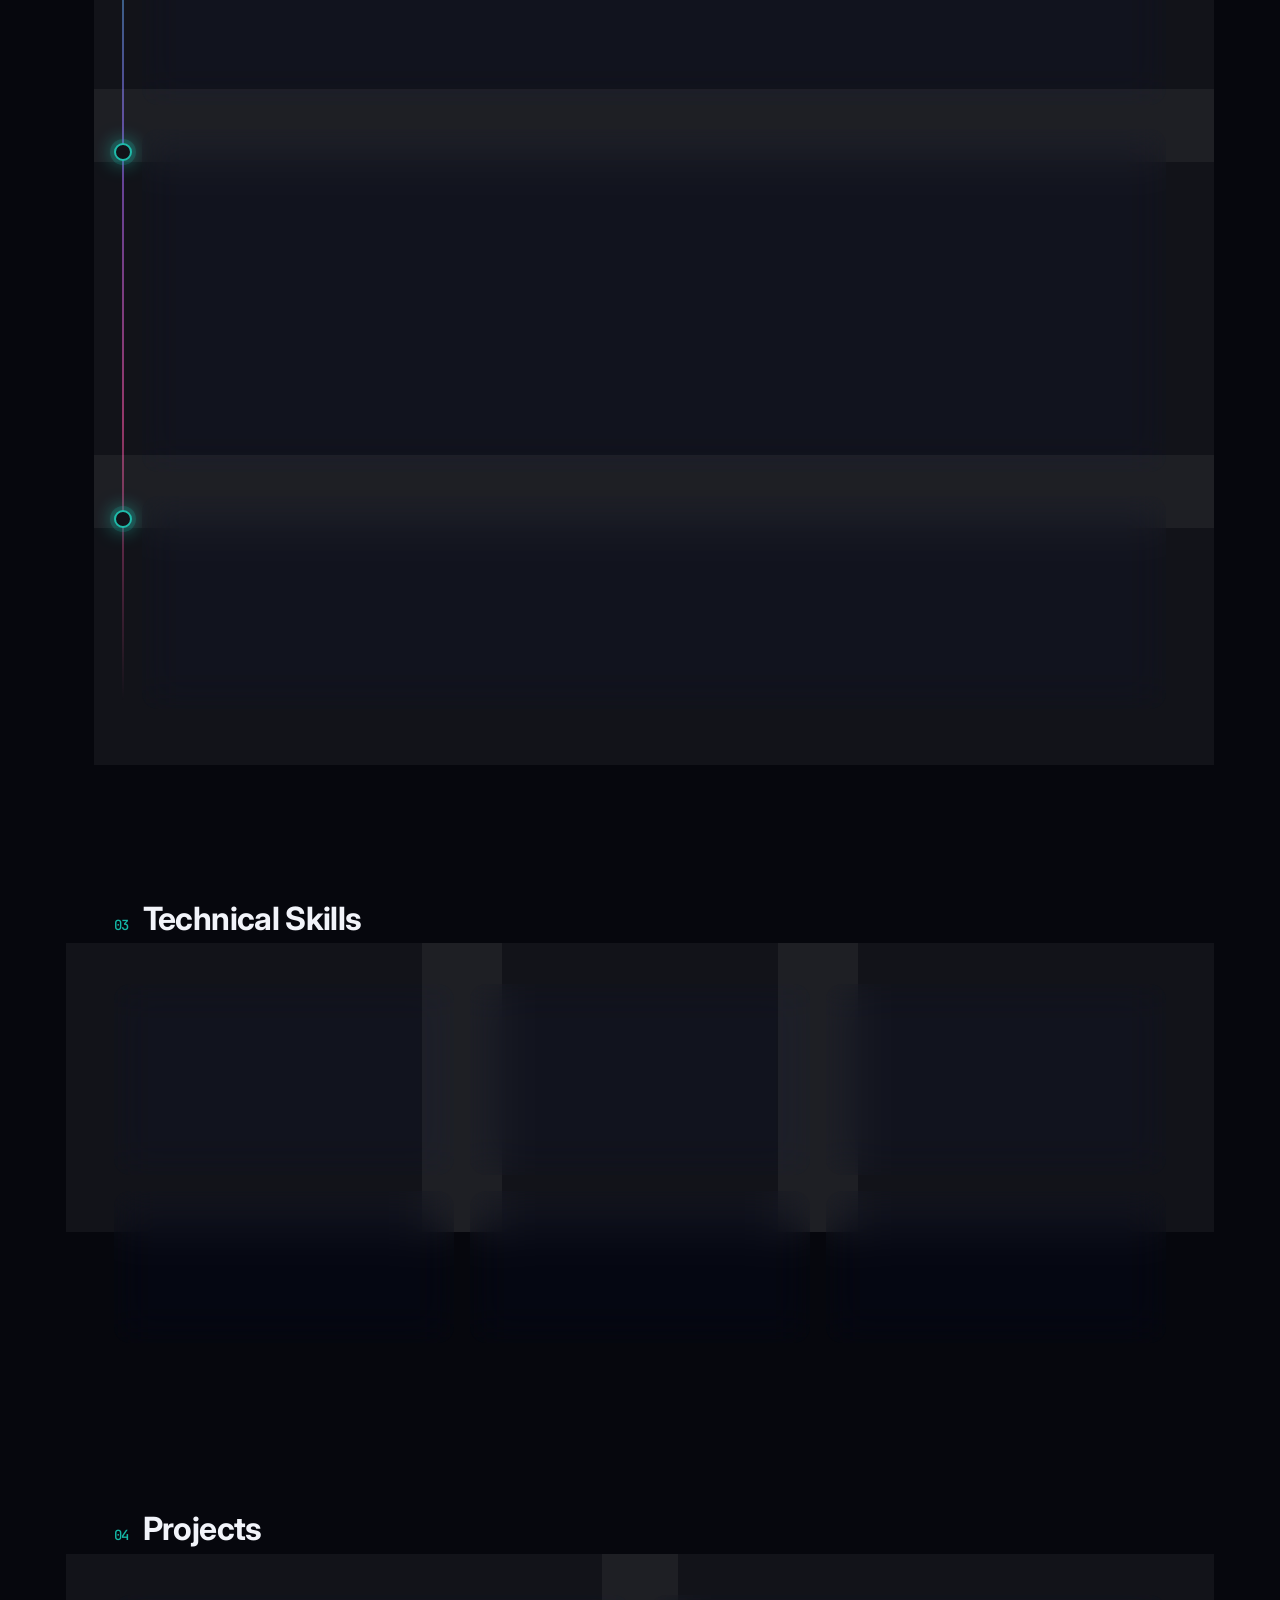
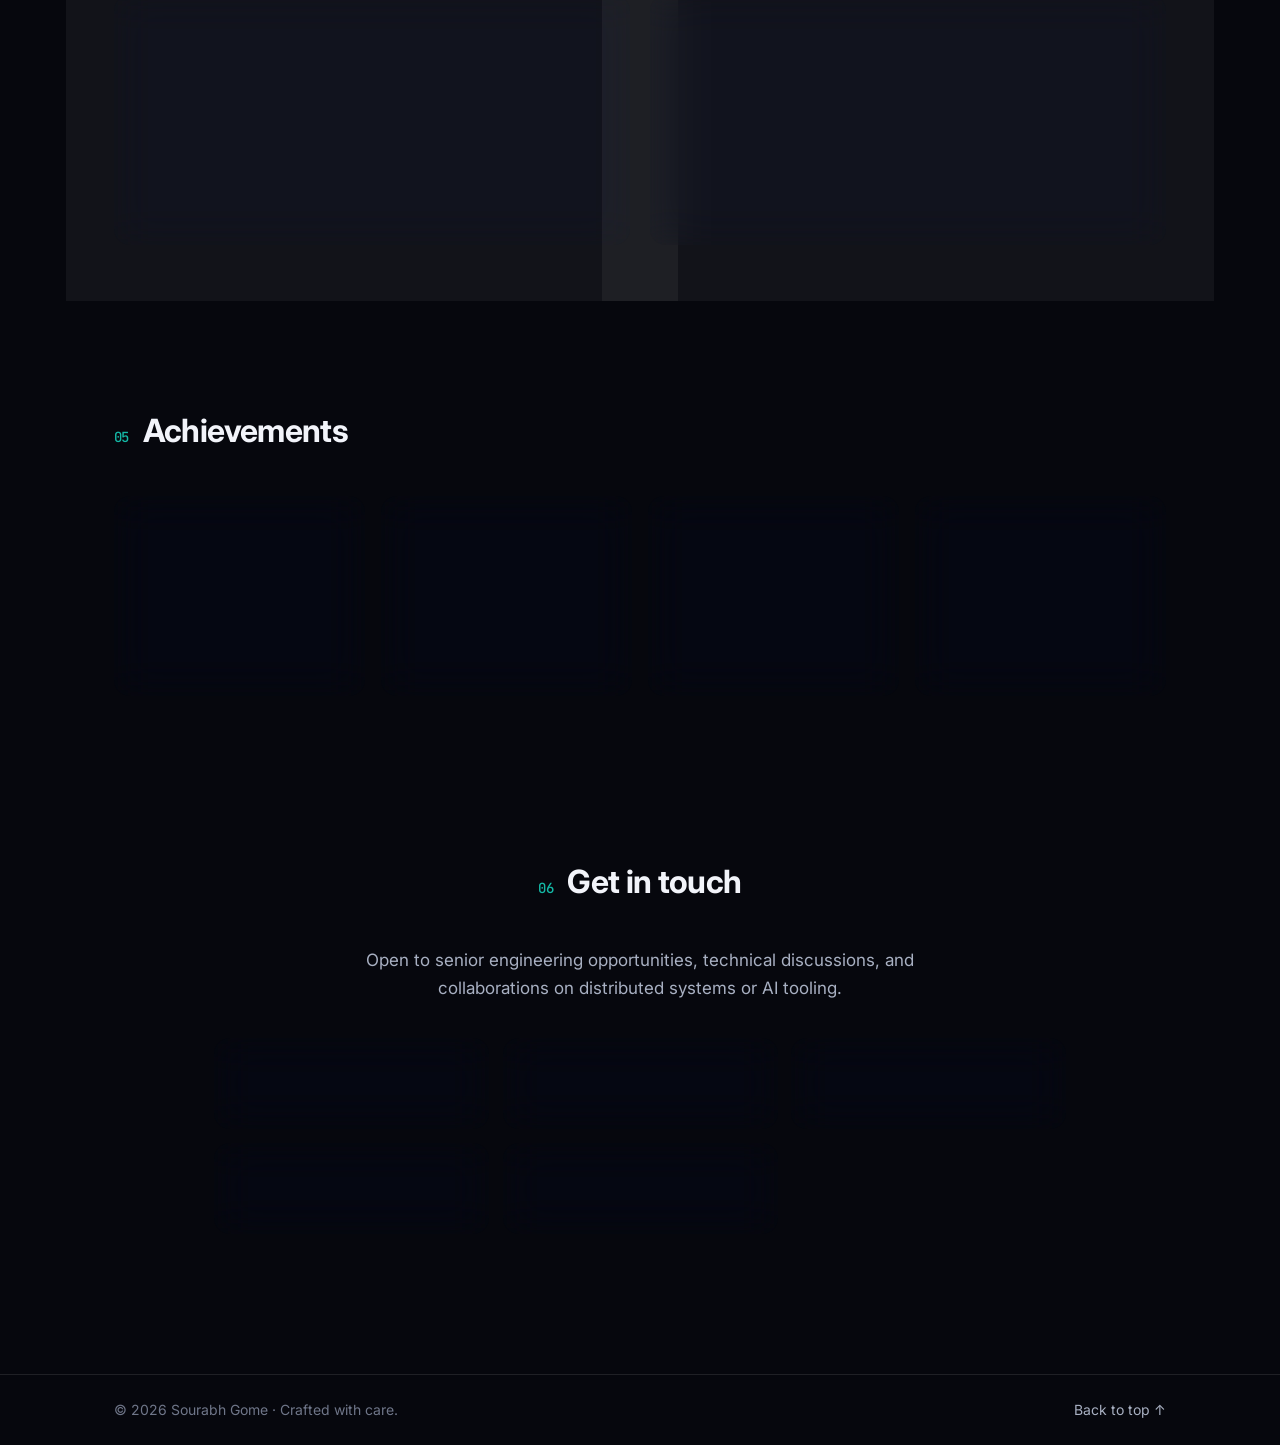
<file: design3/index.html>
<!DOCTYPE html>
<html lang="en">
<head>
  <meta charset="UTF-8" />
  <meta name="viewport" content="width=device-width, initial-scale=1.0" />
  <title>Sourabh Gome — Senior Software Engineer</title>
  <meta name="description" content="Portfolio of Sourabh Gome — Senior Software Engineer at BrowserStack." />
  <link rel="preconnect" href="https://fonts.googleapis.com">
  <link rel="preconnect" href="https://fonts.gstatic.com" crossorigin>
  <link href="https://fonts.googleapis.com/css2?family=Inter:wght@300;400;500;600;700;800&family=JetBrains+Mono:wght@400;500&display=swap" rel="stylesheet">
  <link rel="stylesheet" href="styles.css" />
</head>
<body>
  <div class="aurora" aria-hidden="true">
    <div class="blob blob-1"></div>
    <div class="blob blob-2"></div>
    <div class="blob blob-3"></div>
  </div>

  <header class="nav">
    <div class="nav-inner">
      <a href="#top" class="brand">
        <span class="brand-mark">SG</span>
        <span class="brand-name">Sourabh Gome</span>
      </a>
      <nav class="nav-links" aria-label="Primary">
        <a href="#about">About</a>
        <a href="#experience">Experience</a>
        <a href="#skills">Skills</a>
        <a href="#projects">Projects</a>
        <a href="#achievements">Achievements</a>
        <a href="#contact">Contact</a>
      </nav>
      <button class="theme-toggle" id="themeToggle" aria-label="Toggle theme">
        <svg class="icon-sun" viewBox="0 0 24 24" fill="none" stroke="currentColor" stroke-width="2" stroke-linecap="round" stroke-linejoin="round"><circle cx="12" cy="12" r="4"/><path d="M12 2v2M12 20v2M4.93 4.93l1.41 1.41M17.66 17.66l1.41 1.41M2 12h2M20 12h2M4.93 19.07l1.41-1.41M17.66 6.34l1.41-1.41"/></svg>
        <svg class="icon-moon" viewBox="0 0 24 24" fill="none" stroke="currentColor" stroke-width="2" stroke-linecap="round" stroke-linejoin="round"><path d="M21 12.79A9 9 0 1 1 11.21 3 7 7 0 0 0 21 12.79z"/></svg>
      </button>
    </div>
  </header>

  <main id="top">
    <section class="hero">
      <div class="container hero-inner">
        <p class="eyebrow"><span class="dot"></span> Available for senior engineering roles</p>
        <h1 class="hero-title">
          Building <span class="grad">scalable systems</span><br>
          across thousands of devices.
        </h1>
        <p class="hero-sub">
          Senior Software Engineer with 4.5+ years at <strong>BrowserStack</strong> designing
          distributed systems, device infrastructure, and AI-powered developer tooling.
        </p>
        <div class="hero-cta">
          <a class="btn btn-primary" href="#experience">View experience</a>
          <a class="btn btn-ghost" href="mailto:sourabhgome@gmail.com">Get in touch →</a>
        </div>

        <div class="stat-row">
          <div class="stat glass">
            <div class="stat-num" data-target="5">0</div>
            <div class="stat-label">× scalability gain</div>
          </div>
          <div class="stat glass">
            <div class="stat-num" data-target="50" data-suffix="%">0</div>
            <div class="stat-label">operational load reduced</div>
          </div>
          <div class="stat glass">
            <div class="stat-num" data-target="1000" data-suffix="+">0</div>
            <div class="stat-label">LeetCode problems</div>
          </div>
          <div class="stat glass">
            <div class="stat-num" data-target="4.5" data-suffix="+">0</div>
            <div class="stat-label">years experience</div>
          </div>
        </div>
      </div>
    </section>

    <section id="about" class="section">
      <div class="container">
        <h2 class="section-title"><span class="num">01</span> About</h2>
        <div class="about-grid">
          <div class="about-text glass">
            <p>I'm a Senior Software Engineer based in <strong>Mumbai</strong>, currently at BrowserStack, where I design infrastructure powering automated testing across a global fleet of real devices.</p>
            <p>My work sits at the intersection of <strong>distributed systems</strong>, <strong>device automation</strong>, and most recently, <strong>AI tooling</strong> — building internal assistants powered by RAG pipelines and MCP integrations.</p>
            <p>I care about systems that scale, communicate reliably under failure, and disappear when they work.</p>
          </div>
          <aside class="about-card glass">
            <h3>Quick facts</h3>
            <ul class="kv">
              <li><span>Location</span><strong>Mumbai, India</strong></li>
              <li><span>Role</span><strong>Sr. SWE @ BrowserStack</strong></li>
              <li><span>Focus</span><strong>Distributed systems · AI</strong></li>
              <li><span>Education</span><strong>B.Tech, CS — UEC</strong></li>
            </ul>
          </aside>
        </div>
      </div>
    </section>

    <section id="experience" class="section">
      <div class="container">
        <h2 class="section-title"><span class="num">02</span> Experience</h2>
        <div class="timeline">
          <article class="tl-item">
            <div class="tl-marker"></div>
            <div class="tl-body glass">
              <div class="tl-head">
                <div>
                  <h3>Senior Software Engineer</h3>
                  <p class="company">BrowserStack</p>
                </div>
                <span class="period">Apr 2025 – Present</span>
              </div>
              <ul class="bullets">
                <li>Designed an internal <strong>RAG debugging assistant</strong> on Slack with vector embeddings + <strong>MCP integrations</strong> — lowered ops load by <strong>50%</strong>.</li>
                <li>Redesigned the <strong>VoiceOver automation system</strong> — removed host-version dependency, improving scalability by <strong>5×</strong>.</li>
                <li>Reduced Android device cleanup from <strong>215s → 172s (20%)</strong> with a <strong>30%</strong> median improvement via backend parallelization.</li>
              </ul>
              <div class="chips">
                <span class="chip">RAG</span><span class="chip">MCP</span><span class="chip">Vector DBs</span>
                <span class="chip">Distributed Systems</span><span class="chip">Device Infra</span>
              </div>
            </div>
          </article>

          <article class="tl-item">
            <div class="tl-marker"></div>
            <div class="tl-body glass">
              <div class="tl-head">
                <div>
                  <h3>Software Engineer</h3>
                  <p class="company">BrowserStack</p>
                </div>
                <span class="period">Oct 2021 – Mar 2025</span>
              </div>
              <ul class="bullets">
                <li>Scalable <strong>Apple Pay validation framework</strong> with fallback mechanisms — <strong>95%</strong> card-success accuracy.</li>
                <li>Distributed <strong>TestFlight installation system</strong> — eliminated App Store dependency, runs across <strong>thousands of devices</strong>.</li>
                <li><strong>Android video injection</strong> via low-level API interception for real-time media manipulation.</li>
                <li>Designed browser-level video injection architecture and parallel device patching execution.</li>
                <li>Apple Pay automation with <strong>OpenCV</strong> + WebDriverAgent; Safari settings control with backend coordination.</li>
                <li>Debugged distributed failures during on-call rotations and improved observability across services.</li>
              </ul>
              <div class="chips">
                <span class="chip">iOS</span><span class="chip">Android</span><span class="chip">WebDriverAgent</span>
                <span class="chip">OpenCV</span><span class="chip">Safari</span><span class="chip">On-call</span>
              </div>
            </div>
          </article>

          <article class="tl-item">
            <div class="tl-marker"></div>
            <div class="tl-body glass">
              <div class="tl-head">
                <div>
                  <h3>Software Engineer Intern</h3>
                  <p class="company">Artha Energy Resources</p>
                </div>
                <span class="period">Sep 2020 – Jun 2021</span>
              </div>
              <ul class="bullets">
                <li>Backend components and data models, improving DB interaction and responsiveness.</li>
                <li>Frontend integrations to visualize API responses — improving usability and debugging.</li>
                <li>Collaborated using Git-based workflows for efficient code integration.</li>
              </ul>
            </div>
          </article>
        </div>
      </div>
    </section>

    <section id="skills" class="section">
      <div class="container">
        <h2 class="section-title"><span class="num">03</span> Technical Skills</h2>
        <div class="skills-grid">
          <div class="skill-card glass"><h4>Languages</h4><div class="tag-list">
            <span class="tag">Java</span><span class="tag">Python</span><span class="tag">C++</span>
            <span class="tag">JavaScript</span><span class="tag">Swift</span><span class="tag">Objective-C</span></div></div>
          <div class="skill-card glass"><h4>System Design</h4><div class="tag-list">
            <span class="tag">Distributed Systems</span><span class="tag">Scalability</span>
            <span class="tag">High Availability</span><span class="tag">Fault Tolerance</span>
            <span class="tag">Concurrency</span><span class="tag">API Design</span></div></div>
          <div class="skill-card glass"><h4>Backend</h4><div class="tag-list">
            <span class="tag">Spring Boot</span><span class="tag">REST APIs</span><span class="tag">Microservices</span></div></div>
          <div class="skill-card glass"><h4>Databases</h4><div class="tag-list">
            <span class="tag">MySQL</span><span class="tag">PostgreSQL</span><span class="tag">MongoDB</span></div></div>
          <div class="skill-card glass"><h4>AI / ML</h4><div class="tag-list">
            <span class="tag">RAG</span><span class="tag">Vector Databases</span>
            <span class="tag">Embeddings</span><span class="tag">LLM Systems</span><span class="tag">MCP</span></div></div>
          <div class="skill-card glass"><h4>Tools</h4><div class="tag-list">
            <span class="tag">Git</span><span class="tag">OpenCV</span>
            <span class="tag">Xcode</span><span class="tag">Android Studio</span></div></div>
        </div>
      </div>
    </section>

    <section id="projects" class="section">
      <div class="container">
        <h2 class="section-title"><span class="num">04</span> Projects</h2>
        <div class="projects-grid">
          <article class="project-card glass">
            <div class="project-icon"><svg viewBox="0 0 24 24" fill="none" stroke="currentColor" stroke-width="1.6" stroke-linecap="round" stroke-linejoin="round"><circle cx="6" cy="6" r="2"/><circle cx="18" cy="18" r="2"/><circle cx="18" cy="6" r="2"/><circle cx="6" cy="18" r="2"/><path d="M8 6h8M6 8v8M18 8v8M8 18h8"/></svg></div>
            <h3>Path Finding Visualizer</h3>
            <p>Interactive web app visualizing graph algorithms — Dijkstra, BFS, and DFS — with step-by-step animation.</p>
            <div class="tag-list"><span class="tag">JavaScript</span><span class="tag">Algorithms</span><span class="tag">Web</span></div>
          </article>
          <article class="project-card glass">
            <div class="project-icon"><svg viewBox="0 0 24 24" fill="none" stroke="currentColor" stroke-width="1.6" stroke-linecap="round" stroke-linejoin="round"><rect x="3" y="4" width="18" height="12" rx="2"/><path d="M8 20h8M12 16v4"/></svg></div>
            <h3>Remote Desktop Manager</h3>
            <p>Multi-threaded application using socket programming for remote device control and file transfer.</p>
            <div class="tag-list"><span class="tag">Sockets</span><span class="tag">Multi-threading</span><span class="tag">Systems</span></div>
          </article>
        </div>
      </div>
    </section>

    <section id="achievements" class="section">
      <div class="container">
        <h2 class="section-title"><span class="num">05</span> Achievements</h2>
        <div class="ach-grid">
          <div class="ach-card glass"><div class="ach-icon">🏆</div><h4>Champions Award · 2×</h4><p>Recognized twice for outstanding engineering performance at BrowserStack.</p></div>
          <div class="ach-card glass"><div class="ach-icon">🥋</div><h4>Blackbelt Nomination</h4><p>Recognized for technical excellence within the engineering org.</p></div>
          <a class="ach-card ach-link glass" href="https://leetcode.com/u/sourabhgome/" target="_blank" rel="noopener"><div class="ach-icon">💡</div><h4>1000+ on LeetCode</h4><p>Solved 1000+ problems; 3-star (1726) on CodeChef.</p></a>
          <div class="ach-card glass"><div class="ach-icon">🚀</div><h4>Google Code Jam</h4><p>Cleared qualification rounds in 2019 and 2020.</p></div>
        </div>
      </div>
    </section>

    <section id="contact" class="section section-contact">
      <div class="container contact-inner">
        <h2 class="section-title center"><span class="num">06</span> Get in touch</h2>
        <p class="contact-lede">Open to senior engineering opportunities, technical discussions, and collaborations on distributed systems or AI tooling.</p>
        <div class="contact-grid">
          <a class="contact-card glass" href="mailto:sourabhgome@gmail.com"><span class="contact-label">Email</span><span class="contact-value">sourabhgome@gmail.com</span></a>
          <a class="contact-card glass" href="tel:+919753338612"><span class="contact-label">Phone</span><span class="contact-value">+91 97533 38612</span></a>
          <a class="contact-card glass" href="https://linkedin.com/in/sourabhgome" target="_blank" rel="noopener"><span class="contact-label">LinkedIn</span><span class="contact-value">/in/sourabhgome</span></a>
          <a class="contact-card glass" href="https://github.com/sourabhgome" target="_blank" rel="noopener"><span class="contact-label">GitHub</span><span class="contact-value">@sourabhgome</span></a>
          <a class="contact-card glass" href="https://leetcode.com/u/sourabhgome/" target="_blank" rel="noopener"><span class="contact-label">LeetCode</span><span class="contact-value">@sourabhgome</span></a>
        </div>
      </div>
    </section>
  </main>

  <footer class="footer">
    <div class="container footer-inner">
      <p>© <span id="year"></span> Sourabh Gome · Crafted with care.</p>
      <a href="#top" class="back-top">Back to top ↑</a>
    </div>
  </footer>

  <script src="script.js"></script>
</body>
</html>
</file>
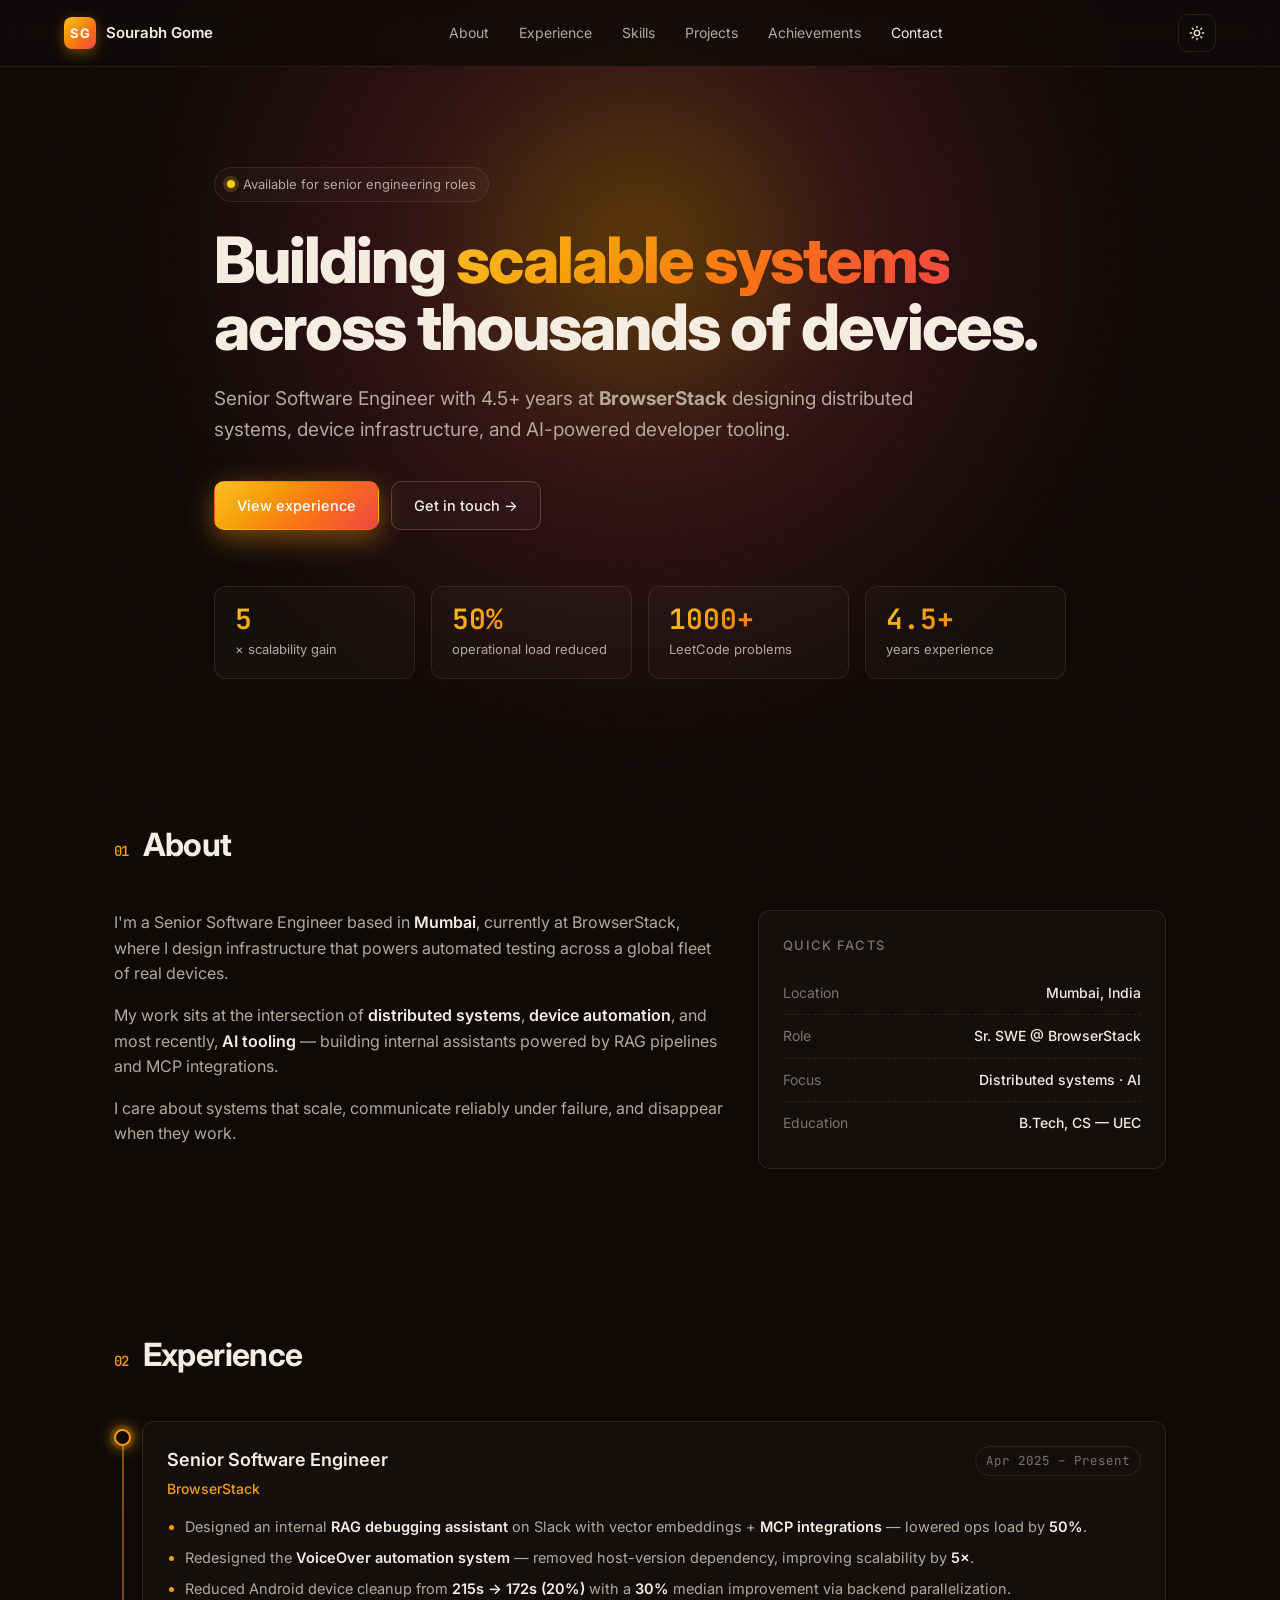
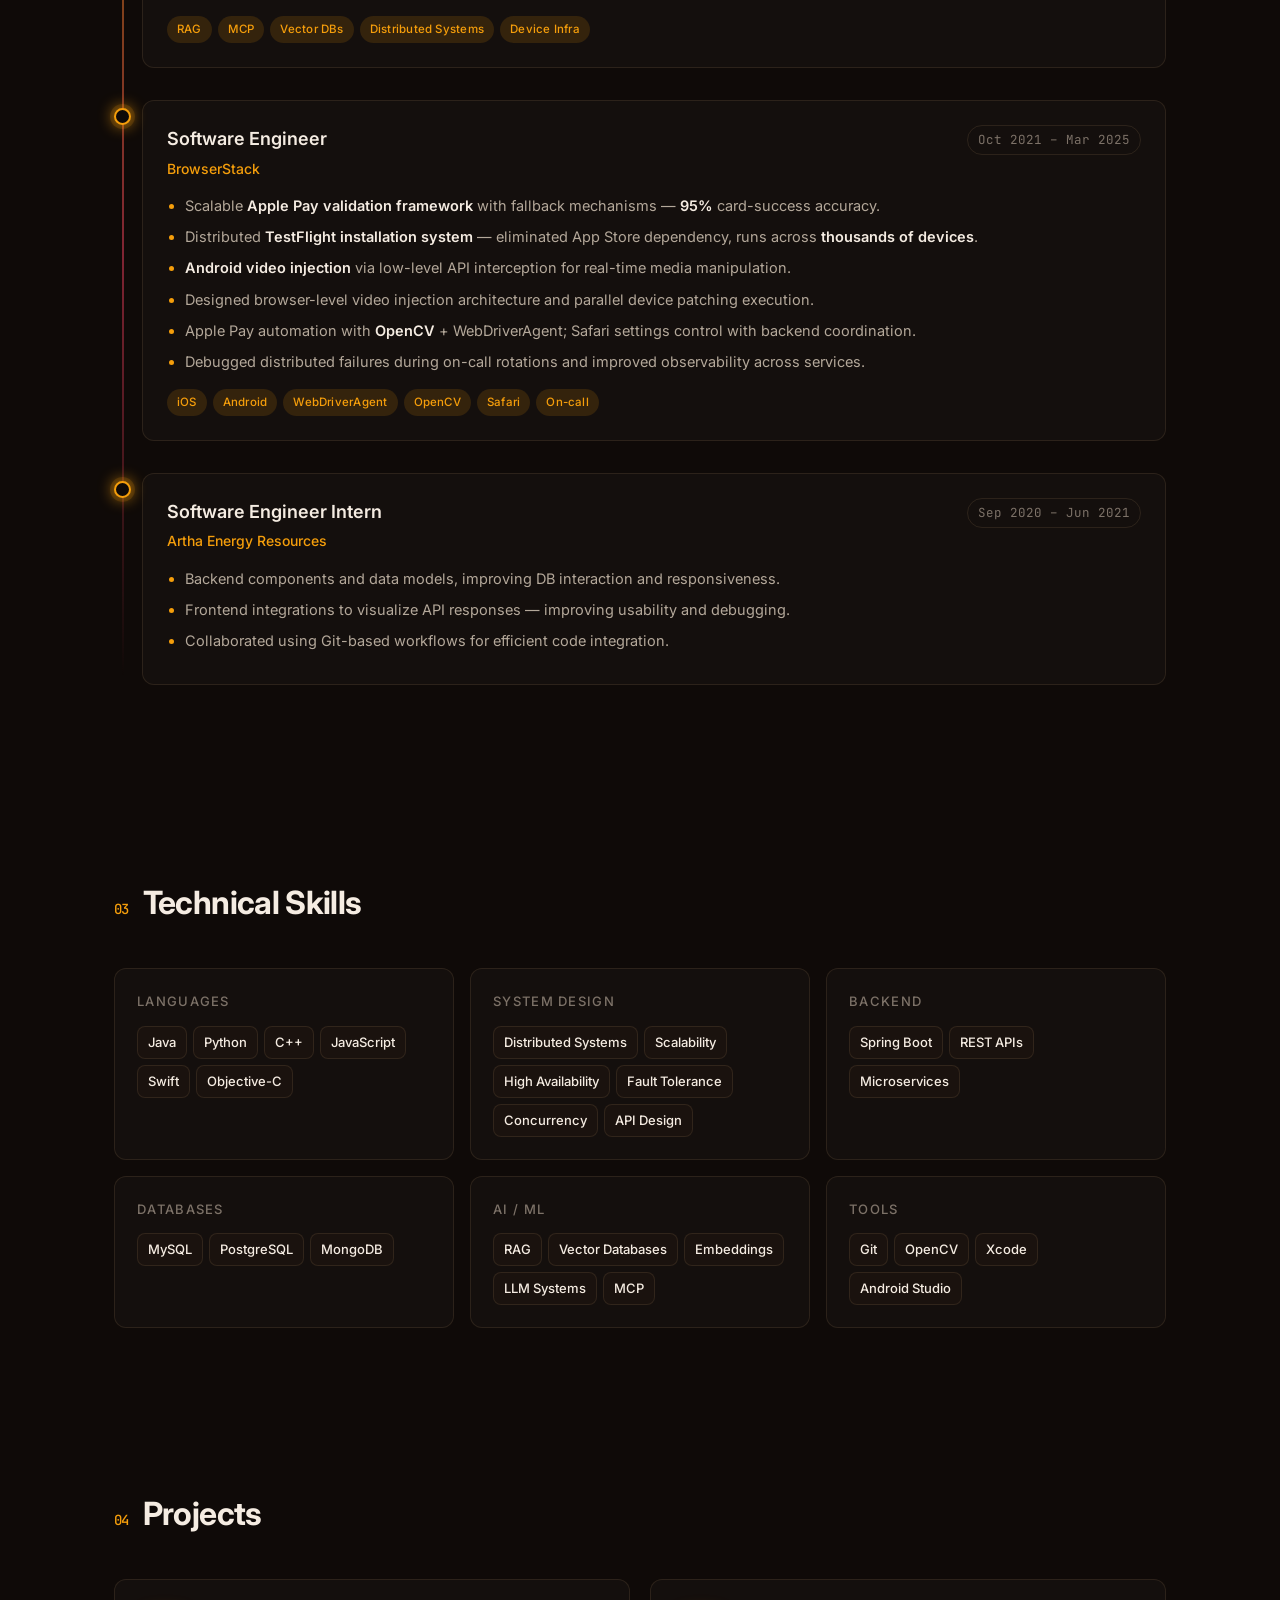
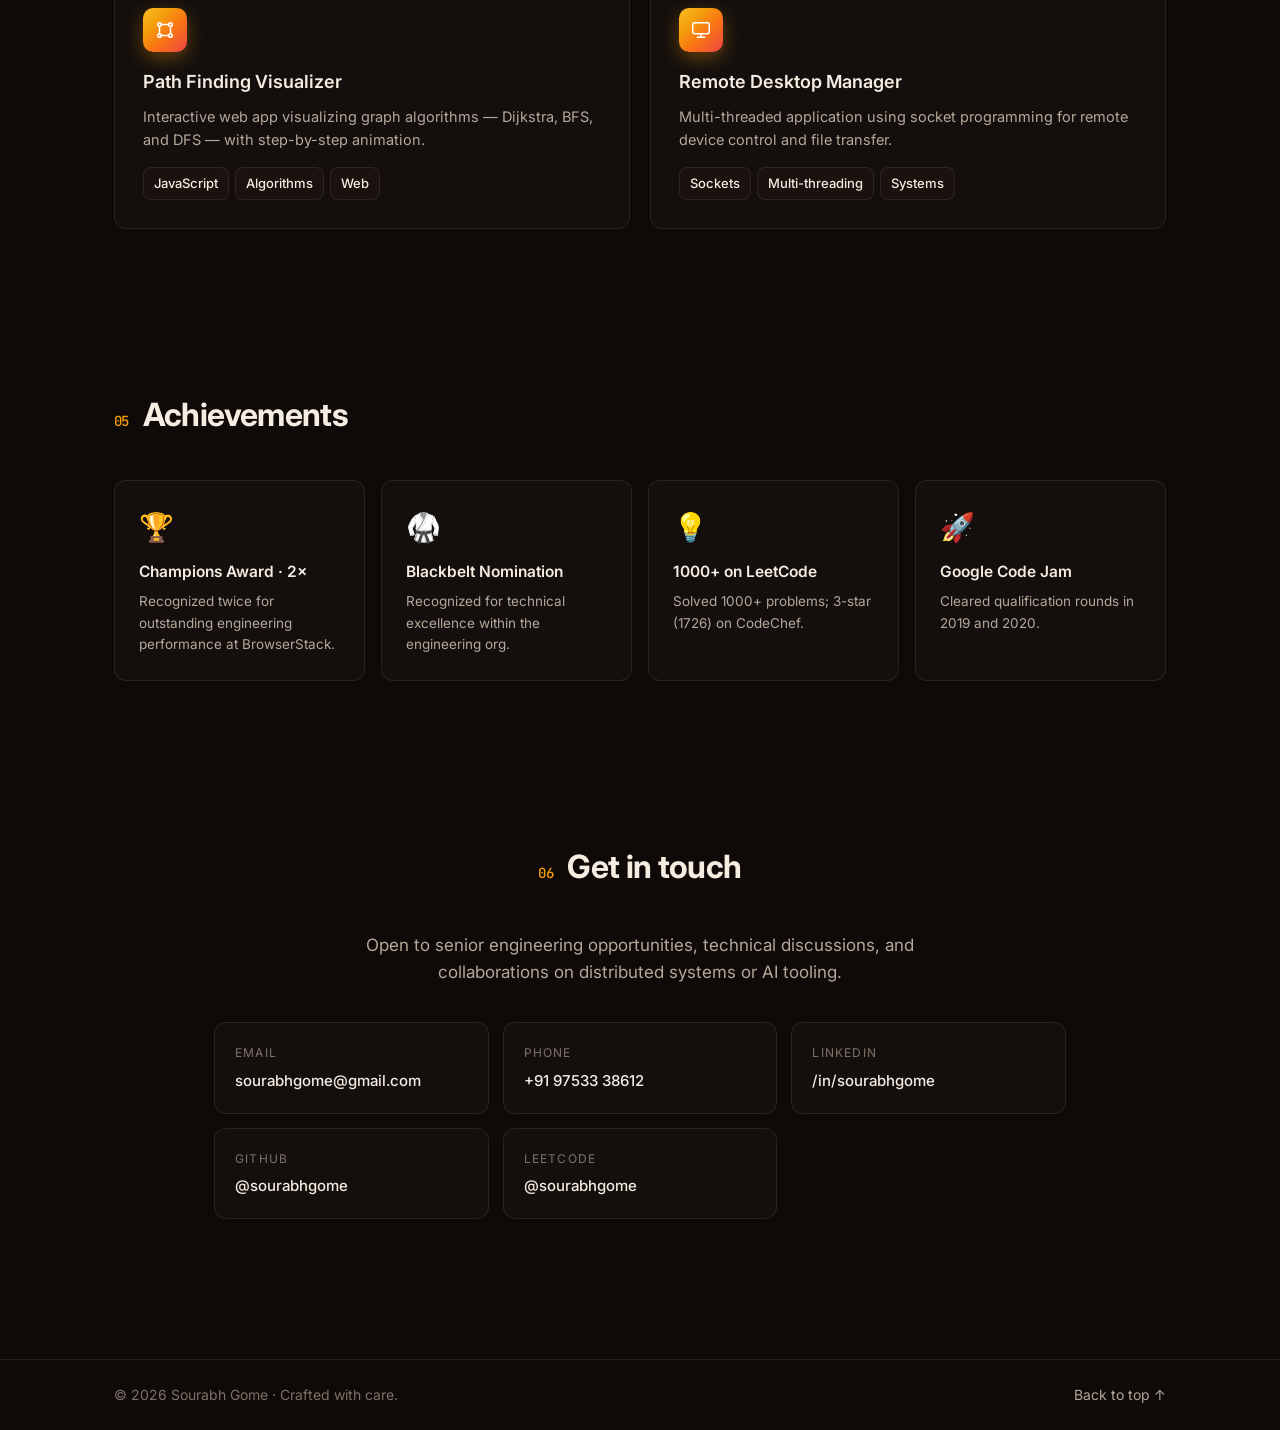
<file: design4/index.html>
<!DOCTYPE html>
<html lang="en">
<head>
  <meta charset="UTF-8" />
  <meta name="viewport" content="width=device-width, initial-scale=1.0" />
  <title>Sourabh Gome — Senior Software Engineer</title>
  <meta name="description" content="Portfolio of Sourabh Gome — Senior Software Engineer at BrowserStack." />
  <link rel="preconnect" href="https://fonts.googleapis.com">
  <link rel="preconnect" href="https://fonts.gstatic.com" crossorigin>
  <link href="https://fonts.googleapis.com/css2?family=Inter:wght@300;400;500;600;700;800&family=JetBrains+Mono:wght@400;500&display=swap" rel="stylesheet">
  <link rel="stylesheet" href="styles.css" />
</head>
<body>
  <div class="sun" aria-hidden="true"></div>
  <div class="noise" aria-hidden="true"></div>

  <header class="nav">
    <div class="nav-inner">
      <a href="#top" class="brand">
        <span class="brand-mark">SG</span>
        <span class="brand-name">Sourabh Gome</span>
      </a>
      <nav class="nav-links" aria-label="Primary">
        <a href="#about">About</a>
        <a href="#experience">Experience</a>
        <a href="#skills">Skills</a>
        <a href="#projects">Projects</a>
        <a href="#achievements">Achievements</a>
        <a href="#contact">Contact</a>
      </nav>
      <button class="theme-toggle" id="themeToggle" aria-label="Toggle theme">
        <svg class="icon-sun" viewBox="0 0 24 24" fill="none" stroke="currentColor" stroke-width="2" stroke-linecap="round" stroke-linejoin="round"><circle cx="12" cy="12" r="4"/><path d="M12 2v2M12 20v2M4.93 4.93l1.41 1.41M17.66 17.66l1.41 1.41M2 12h2M20 12h2M4.93 19.07l1.41-1.41M17.66 6.34l1.41-1.41"/></svg>
        <svg class="icon-moon" viewBox="0 0 24 24" fill="none" stroke="currentColor" stroke-width="2" stroke-linecap="round" stroke-linejoin="round"><path d="M21 12.79A9 9 0 1 1 11.21 3 7 7 0 0 0 21 12.79z"/></svg>
      </button>
    </div>
  </header>

  <main id="top">
    <section class="hero">
      <div class="container hero-inner">
        <p class="eyebrow"><span class="dot"></span> Available for senior engineering roles</p>
        <h1 class="hero-title">
          Building <span class="grad">scalable systems</span><br>
          across thousands of devices.
        </h1>
        <p class="hero-sub">
          Senior Software Engineer with 4.5+ years at <strong>BrowserStack</strong> designing
          distributed systems, device infrastructure, and AI-powered developer tooling.
        </p>
        <div class="hero-cta">
          <a class="btn btn-primary" href="#experience">View experience</a>
          <a class="btn btn-ghost" href="mailto:sourabhgome@gmail.com">Get in touch →</a>
        </div>

        <div class="stat-row">
          <div class="stat">
            <div class="stat-num" data-target="5">0</div>
            <div class="stat-label">× scalability gain</div>
          </div>
          <div class="stat">
            <div class="stat-num" data-target="50" data-suffix="%">0</div>
            <div class="stat-label">operational load reduced</div>
          </div>
          <div class="stat">
            <div class="stat-num" data-target="1000" data-suffix="+">0</div>
            <div class="stat-label">LeetCode problems</div>
          </div>
          <div class="stat">
            <div class="stat-num" data-target="4.5" data-suffix="+">0</div>
            <div class="stat-label">years experience</div>
          </div>
        </div>
      </div>
    </section>

    <section id="about" class="section">
      <div class="container">
        <h2 class="section-title"><span class="num">01</span> About</h2>
        <div class="about-grid">
          <div class="about-text">
            <p>I'm a Senior Software Engineer based in <strong>Mumbai</strong>, currently at BrowserStack, where I design infrastructure that powers automated testing across a global fleet of real devices.</p>
            <p>My work sits at the intersection of <strong>distributed systems</strong>, <strong>device automation</strong>, and most recently, <strong>AI tooling</strong> — building internal assistants powered by RAG pipelines and MCP integrations.</p>
            <p>I care about systems that scale, communicate reliably under failure, and disappear when they work.</p>
          </div>
          <aside class="about-card">
            <h3>Quick facts</h3>
            <ul class="kv">
              <li><span>Location</span><strong>Mumbai, India</strong></li>
              <li><span>Role</span><strong>Sr. SWE @ BrowserStack</strong></li>
              <li><span>Focus</span><strong>Distributed systems · AI</strong></li>
              <li><span>Education</span><strong>B.Tech, CS — UEC</strong></li>
            </ul>
          </aside>
        </div>
      </div>
    </section>

    <section id="experience" class="section">
      <div class="container">
        <h2 class="section-title"><span class="num">02</span> Experience</h2>
        <div class="timeline">
          <article class="tl-item">
            <div class="tl-marker"></div>
            <div class="tl-body">
              <div class="tl-head">
                <div>
                  <h3>Senior Software Engineer</h3>
                  <p class="company">BrowserStack</p>
                </div>
                <span class="period">Apr 2025 – Present</span>
              </div>
              <ul class="bullets">
                <li>Designed an internal <strong>RAG debugging assistant</strong> on Slack with vector embeddings + <strong>MCP integrations</strong> — lowered ops load by <strong>50%</strong>.</li>
                <li>Redesigned the <strong>VoiceOver automation system</strong> — removed host-version dependency, improving scalability by <strong>5×</strong>.</li>
                <li>Reduced Android device cleanup from <strong>215s → 172s (20%)</strong> with a <strong>30%</strong> median improvement via backend parallelization.</li>
              </ul>
              <div class="chips">
                <span class="chip">RAG</span><span class="chip">MCP</span><span class="chip">Vector DBs</span>
                <span class="chip">Distributed Systems</span><span class="chip">Device Infra</span>
              </div>
            </div>
          </article>

          <article class="tl-item">
            <div class="tl-marker"></div>
            <div class="tl-body">
              <div class="tl-head">
                <div>
                  <h3>Software Engineer</h3>
                  <p class="company">BrowserStack</p>
                </div>
                <span class="period">Oct 2021 – Mar 2025</span>
              </div>
              <ul class="bullets">
                <li>Scalable <strong>Apple Pay validation framework</strong> with fallback mechanisms — <strong>95%</strong> card-success accuracy.</li>
                <li>Distributed <strong>TestFlight installation system</strong> — eliminated App Store dependency, runs across <strong>thousands of devices</strong>.</li>
                <li><strong>Android video injection</strong> via low-level API interception for real-time media manipulation.</li>
                <li>Designed browser-level video injection architecture and parallel device patching execution.</li>
                <li>Apple Pay automation with <strong>OpenCV</strong> + WebDriverAgent; Safari settings control with backend coordination.</li>
                <li>Debugged distributed failures during on-call rotations and improved observability across services.</li>
              </ul>
              <div class="chips">
                <span class="chip">iOS</span><span class="chip">Android</span><span class="chip">WebDriverAgent</span>
                <span class="chip">OpenCV</span><span class="chip">Safari</span><span class="chip">On-call</span>
              </div>
            </div>
          </article>

          <article class="tl-item">
            <div class="tl-marker"></div>
            <div class="tl-body">
              <div class="tl-head">
                <div>
                  <h3>Software Engineer Intern</h3>
                  <p class="company">Artha Energy Resources</p>
                </div>
                <span class="period">Sep 2020 – Jun 2021</span>
              </div>
              <ul class="bullets">
                <li>Backend components and data models, improving DB interaction and responsiveness.</li>
                <li>Frontend integrations to visualize API responses — improving usability and debugging.</li>
                <li>Collaborated using Git-based workflows for efficient code integration.</li>
              </ul>
            </div>
          </article>
        </div>
      </div>
    </section>

    <section id="skills" class="section">
      <div class="container">
        <h2 class="section-title"><span class="num">03</span> Technical Skills</h2>
        <div class="skills-grid">
          <div class="skill-card"><h4>Languages</h4><div class="tag-list">
            <span class="tag">Java</span><span class="tag">Python</span><span class="tag">C++</span>
            <span class="tag">JavaScript</span><span class="tag">Swift</span><span class="tag">Objective-C</span></div></div>
          <div class="skill-card"><h4>System Design</h4><div class="tag-list">
            <span class="tag">Distributed Systems</span><span class="tag">Scalability</span>
            <span class="tag">High Availability</span><span class="tag">Fault Tolerance</span>
            <span class="tag">Concurrency</span><span class="tag">API Design</span></div></div>
          <div class="skill-card"><h4>Backend</h4><div class="tag-list">
            <span class="tag">Spring Boot</span><span class="tag">REST APIs</span><span class="tag">Microservices</span></div></div>
          <div class="skill-card"><h4>Databases</h4><div class="tag-list">
            <span class="tag">MySQL</span><span class="tag">PostgreSQL</span><span class="tag">MongoDB</span></div></div>
          <div class="skill-card"><h4>AI / ML</h4><div class="tag-list">
            <span class="tag">RAG</span><span class="tag">Vector Databases</span>
            <span class="tag">Embeddings</span><span class="tag">LLM Systems</span><span class="tag">MCP</span></div></div>
          <div class="skill-card"><h4>Tools</h4><div class="tag-list">
            <span class="tag">Git</span><span class="tag">OpenCV</span>
            <span class="tag">Xcode</span><span class="tag">Android Studio</span></div></div>
        </div>
      </div>
    </section>

    <section id="projects" class="section">
      <div class="container">
        <h2 class="section-title"><span class="num">04</span> Projects</h2>
        <div class="projects-grid">
          <article class="project-card">
            <div class="project-icon"><svg viewBox="0 0 24 24" fill="none" stroke="currentColor" stroke-width="1.6" stroke-linecap="round" stroke-linejoin="round"><circle cx="6" cy="6" r="2"/><circle cx="18" cy="18" r="2"/><circle cx="18" cy="6" r="2"/><circle cx="6" cy="18" r="2"/><path d="M8 6h8M6 8v8M18 8v8M8 18h8"/></svg></div>
            <h3>Path Finding Visualizer</h3>
            <p>Interactive web app visualizing graph algorithms — Dijkstra, BFS, and DFS — with step-by-step animation.</p>
            <div class="tag-list"><span class="tag">JavaScript</span><span class="tag">Algorithms</span><span class="tag">Web</span></div>
          </article>
          <article class="project-card">
            <div class="project-icon"><svg viewBox="0 0 24 24" fill="none" stroke="currentColor" stroke-width="1.6" stroke-linecap="round" stroke-linejoin="round"><rect x="3" y="4" width="18" height="12" rx="2"/><path d="M8 20h8M12 16v4"/></svg></div>
            <h3>Remote Desktop Manager</h3>
            <p>Multi-threaded application using socket programming for remote device control and file transfer.</p>
            <div class="tag-list"><span class="tag">Sockets</span><span class="tag">Multi-threading</span><span class="tag">Systems</span></div>
          </article>
        </div>
      </div>
    </section>

    <section id="achievements" class="section">
      <div class="container">
        <h2 class="section-title"><span class="num">05</span> Achievements</h2>
        <div class="ach-grid">
          <div class="ach-card"><div class="ach-icon">🏆</div><h4>Champions Award · 2×</h4><p>Recognized twice for outstanding engineering performance at BrowserStack.</p></div>
          <div class="ach-card"><div class="ach-icon">🥋</div><h4>Blackbelt Nomination</h4><p>Recognized for technical excellence within the engineering org.</p></div>
          <a class="ach-card ach-link" href="https://leetcode.com/u/sourabhgome/" target="_blank" rel="noopener"><div class="ach-icon">💡</div><h4>1000+ on LeetCode</h4><p>Solved 1000+ problems; 3-star (1726) on CodeChef.</p></a>
          <div class="ach-card"><div class="ach-icon">🚀</div><h4>Google Code Jam</h4><p>Cleared qualification rounds in 2019 and 2020.</p></div>
        </div>
      </div>
    </section>

    <section id="contact" class="section section-contact">
      <div class="container contact-inner">
        <h2 class="section-title center"><span class="num">06</span> Get in touch</h2>
        <p class="contact-lede">Open to senior engineering opportunities, technical discussions, and collaborations on distributed systems or AI tooling.</p>
        <div class="contact-grid">
          <a class="contact-card" href="mailto:sourabhgome@gmail.com"><span class="contact-label">Email</span><span class="contact-value">sourabhgome@gmail.com</span></a>
          <a class="contact-card" href="tel:+919753338612"><span class="contact-label">Phone</span><span class="contact-value">+91 97533 38612</span></a>
          <a class="contact-card" href="https://linkedin.com/in/sourabhgome" target="_blank" rel="noopener"><span class="contact-label">LinkedIn</span><span class="contact-value">/in/sourabhgome</span></a>
          <a class="contact-card" href="https://github.com/sourabhgome" target="_blank" rel="noopener"><span class="contact-label">GitHub</span><span class="contact-value">@sourabhgome</span></a>
          <a class="contact-card" href="https://leetcode.com/u/sourabhgome/" target="_blank" rel="noopener"><span class="contact-label">LeetCode</span><span class="contact-value">@sourabhgome</span></a>
        </div>
      </div>
    </section>
  </main>

  <footer class="footer">
    <div class="container footer-inner">
      <p>© <span id="year"></span> Sourabh Gome · Crafted with care.</p>
      <a href="#top" class="back-top">Back to top ↑</a>
    </div>
  </footer>

  <script src="script.js"></script>
</body>
</html>
</file>
<file: styles.css>
/* ===== Reset & Variables ===== */
*, *::before, *::after { box-sizing: border-box; }
html { scroll-behavior: smooth; }
body { margin: 0; }

:root {
  --bg: #0a0b10;
  --bg-elev: #11131c;
  --bg-card: rgba(255,255,255,0.03);
  --border: rgba(255,255,255,0.08);
  --border-strong: rgba(255,255,255,0.14);
  --text: #e7e9ee;
  --text-dim: #9aa0ad;
  --text-mute: #6b7180;
  --accent: #7c5cff;
  --accent-2: #22d3ee;
  --accent-soft: rgba(124,92,255,0.15);
  --grad: linear-gradient(135deg, #7c5cff 0%, #22d3ee 100%);
  --shadow: 0 10px 30px rgba(0,0,0,0.35);
  --radius: 14px;
}

[data-theme="light"] {
  --bg: #fafbfc;
  --bg-elev: #ffffff;
  --bg-card: rgba(0,0,0,0.02);
  --border: rgba(0,0,0,0.08);
  --border-strong: rgba(0,0,0,0.15);
  --text: #1a1d24;
  --text-dim: #555c6b;
  --text-mute: #8a91a1;
  --accent: #6a4dff;
  --accent-2: #06b6d4;
  --accent-soft: rgba(106,77,255,0.10);
  --shadow: 0 10px 30px rgba(0,0,0,0.06);
}

body {
  font-family: 'Inter', -apple-system, BlinkMacSystemFont, 'Segoe UI', Roboto, sans-serif;
  background: var(--bg);
  color: var(--text);
  line-height: 1.6;
  -webkit-font-smoothing: antialiased;
  -moz-osx-font-smoothing: grayscale;
  overflow-x: hidden;
}

/* ===== Backgrounds ===== */
.bg-grid {
  position: fixed; inset: 0;
  background-image:
    linear-gradient(var(--border) 1px, transparent 1px),
    linear-gradient(90deg, var(--border) 1px, transparent 1px);
  background-size: 56px 56px;
  mask-image: radial-gradient(ellipse at top, black 30%, transparent 75%);
  -webkit-mask-image: radial-gradient(ellipse at top, black 30%, transparent 75%);
  opacity: 0.5;
  pointer-events: none;
  z-index: 0;
}
.bg-glow {
  position: fixed;
  top: -200px; left: 50%;
  transform: translateX(-50%);
  width: 900px; height: 900px;
  background: radial-gradient(circle, rgba(124,92,255,0.25) 0%, transparent 60%);
  filter: blur(40px);
  pointer-events: none;
  z-index: 0;
}
[data-theme="light"] .bg-glow {
  background: radial-gradient(circle, rgba(124,92,255,0.12) 0%, transparent 60%);
}

/* ===== Layout ===== */
.container { max-width: 1100px; margin: 0 auto; padding: 0 24px; position: relative; z-index: 1; }
main { position: relative; z-index: 1; }

/* ===== Nav ===== */
.nav {
  position: sticky; top: 0;
  z-index: 50;
  backdrop-filter: blur(14px);
  -webkit-backdrop-filter: blur(14px);
  background: color-mix(in srgb, var(--bg) 75%, transparent);
  border-bottom: 1px solid var(--border);
}
.nav-inner {
  max-width: 1200px; margin: 0 auto;
  padding: 14px 24px;
  display: flex; align-items: center; justify-content: space-between; gap: 16px;
}
.brand { display: flex; align-items: center; gap: 10px; text-decoration: none; color: var(--text); font-weight: 600; }
.brand-mark {
  width: 32px; height: 32px;
  border-radius: 8px;
  background: var(--grad);
  display: grid; place-items: center;
  color: #fff; font-size: 13px; font-weight: 700;
  letter-spacing: 0.5px;
}
.brand-name { font-size: 15px; }
.nav-links { display: flex; gap: 6px; }
.nav-links a {
  color: var(--text-dim);
  text-decoration: none;
  font-size: 14px;
  padding: 6px 12px;
  border-radius: 8px;
  transition: color .2s, background .2s;
}
.nav-links a:hover { color: var(--text); background: var(--bg-card); }

.theme-toggle {
  background: transparent;
  border: 1px solid var(--border);
  color: var(--text);
  width: 38px; height: 38px;
  border-radius: 10px;
  display: grid; place-items: center;
  cursor: pointer;
  transition: border-color .2s, background .2s;
}
.theme-toggle:hover { border-color: var(--border-strong); background: var(--bg-card); }
.theme-toggle svg { width: 16px; height: 16px; }
.theme-toggle .icon-moon { display: none; }
[data-theme="light"] .theme-toggle .icon-sun { display: none; }
[data-theme="light"] .theme-toggle .icon-moon { display: block; }

@media (max-width: 720px) {
  .nav-links { display: none; }
}

/* ===== Hero ===== */
.hero { padding: 100px 0 60px; }
.hero-inner { max-width: 900px; }
.eyebrow {
  display: inline-flex; align-items: center; gap: 8px;
  font-size: 13px; color: var(--text-dim);
  padding: 6px 12px;
  border: 1px solid var(--border);
  border-radius: 999px;
  background: var(--bg-card);
  margin: 0 0 24px;
}
.dot {
  width: 8px; height: 8px; border-radius: 50%;
  background: #22c55e;
  box-shadow: 0 0 0 4px rgba(34,197,94,0.18);
  animation: pulse 2s ease-in-out infinite;
}
@keyframes pulse {
  0%, 100% { box-shadow: 0 0 0 4px rgba(34,197,94,0.18); }
  50% { box-shadow: 0 0 0 8px rgba(34,197,94,0.05); }
}

.hero-title {
  font-size: clamp(36px, 6vw, 64px);
  line-height: 1.05;
  font-weight: 800;
  letter-spacing: -0.03em;
  margin: 0 0 24px;
}
.grad {
  background: var(--grad);
  -webkit-background-clip: text;
  background-clip: text;
  color: transparent;
}
.hero-sub {
  font-size: clamp(16px, 1.6vw, 19px);
  color: var(--text-dim);
  max-width: 700px;
  margin: 0 0 36px;
}
/* Hero impact bullets */
.hero-impact {
  list-style: none;
  margin: 0 0 36px;
  padding: 0;
  display: flex; flex-direction: column;
  gap: 10px;
  max-width: 720px;
}
.hero-impact li {
  position: relative;
  padding-left: 22px;
  color: var(--text-dim);
  font-size: 15.5px;
  line-height: 1.55;
}
.hero-impact li::before {
  content: '';
  position: absolute;
  left: 0; top: 9px;
  width: 8px; height: 8px;
  border-radius: 2px;
  background: var(--grad);
}
.hero-impact strong { color: var(--text); font-weight: 600; }

.hero-cta { display: flex; gap: 12px; flex-wrap: wrap; margin-bottom: 56px; }
.btn {
  display: inline-flex; align-items: center; gap: 8px;
  padding: 12px 22px;
  border-radius: 10px;
  font-weight: 500;
  font-size: 14.5px;
  text-decoration: none;
  transition: transform .15s ease, box-shadow .2s ease, background .2s;
  cursor: pointer;
  border: 1px solid transparent;
}
.btn-primary {
  background: var(--grad);
  color: #fff;
  box-shadow: 0 8px 24px rgba(124,92,255,0.35);
}
.btn-primary:hover { transform: translateY(-1px); box-shadow: 0 12px 28px rgba(124,92,255,0.45); }
.btn-ghost {
  color: var(--text);
  border-color: var(--border-strong);
  background: var(--bg-card);
}
.btn-ghost:hover { background: var(--accent-soft); border-color: var(--accent); }

/* ===== Stats ===== */
.stat-row {
  display: grid;
  grid-template-columns: repeat(4, 1fr);
  gap: 16px;
  margin-top: 24px;
}
.stat {
  padding: 18px 20px;
  border: 1px solid var(--border);
  border-radius: var(--radius);
  background: var(--bg-card);
  transition: border-color .25s, transform .25s;
}
.stat:hover { border-color: var(--border-strong); transform: translateY(-2px); }
.stat-num {
  font-family: 'JetBrains Mono', monospace;
  font-size: 28px;
  font-weight: 600;
  background: var(--grad);
  -webkit-background-clip: text;
  background-clip: text;
  color: transparent;
  line-height: 1;
}
.stat-label { font-size: 13px; color: var(--text-dim); margin-top: 6px; }
@media (max-width: 720px) {
  .stat-row { grid-template-columns: repeat(2, 1fr); }
}

/* ===== Sections ===== */
.section { padding: 96px 0; }
.section-title {
  font-size: clamp(24px, 3vw, 32px);
  font-weight: 700;
  letter-spacing: -0.02em;
  margin: 0 0 40px;
  display: flex; align-items: baseline; gap: 14px;
}
.section-title.center { justify-content: center; text-align: center; }
.section-title .num {
  font-family: 'JetBrains Mono', monospace;
  font-size: 14px;
  color: var(--accent);
  font-weight: 500;
}
.section-lede {
  color: var(--text-dim);
  font-size: 16px;
  max-width: 720px;
  margin: -24px 0 36px;
  line-height: 1.6;
}

/* ===== About ===== */
.about-grid {
  display: grid;
  grid-template-columns: 1.5fr 1fr;
  gap: 32px;
  align-items: start;
}
.about-text p { color: var(--text-dim); margin: 0 0 16px; font-size: 16px; }
.about-text strong { color: var(--text); font-weight: 600; }
.about-card {
  padding: 24px;
  border: 1px solid var(--border);
  border-radius: var(--radius);
  background: var(--bg-card);
}
.about-card h3 { margin: 0 0 16px; font-size: 15px; color: var(--text-dim); font-weight: 500; text-transform: uppercase; letter-spacing: 0.08em; }
.kv { list-style: none; padding: 0; margin: 0; }
.kv li {
  display: flex; justify-content: space-between; gap: 16px;
  padding: 10px 0;
  border-bottom: 1px dashed var(--border);
  font-size: 14px;
}
.kv li:last-child { border-bottom: 0; }
.kv span { color: var(--text-mute); }
.kv strong { color: var(--text); font-weight: 500; text-align: right; }
@media (max-width: 760px) {
  .about-grid { grid-template-columns: 1fr; }
}

/* ===== Timeline ===== */
.timeline { position: relative; padding-left: 28px; }
.timeline::before {
  content: '';
  position: absolute; left: 8px; top: 8px; bottom: 8px;
  width: 1px;
  background: linear-gradient(to bottom, var(--border-strong), transparent);
}
.tl-item { position: relative; margin-bottom: 32px; }
.tl-marker {
  position: absolute; left: -28px; top: 8px;
  width: 17px; height: 17px;
  border-radius: 50%;
  background: var(--bg);
  border: 2px solid var(--accent);
  box-shadow: 0 0 0 4px var(--accent-soft);
}
.tl-body {
  border: 1px solid var(--border);
  border-radius: var(--radius);
  padding: 24px;
  background: var(--bg-card);
  transition: border-color .25s, transform .25s;
}
.tl-body:hover { border-color: var(--border-strong); transform: translateX(2px); }
.tl-head {
  display: flex; justify-content: space-between; align-items: flex-start; gap: 16px;
  margin-bottom: 14px; flex-wrap: wrap;
}
.tl-head h3 { margin: 0 0 4px; font-size: 18px; font-weight: 600; }
.company { margin: 0; color: var(--accent); font-weight: 500; font-size: 14px; }
.period {
  font-family: 'JetBrains Mono', monospace;
  font-size: 12.5px;
  color: var(--text-mute);
  white-space: nowrap;
  padding: 4px 10px;
  border: 1px solid var(--border);
  border-radius: 999px;
}
.bullets { margin: 0; padding-left: 18px; }
.bullets li { color: var(--text-dim); margin-bottom: 8px; font-size: 14.5px; }
.bullets li::marker { color: var(--accent); }
.bullets strong { color: var(--text); font-weight: 600; }

.chips { display: flex; flex-wrap: wrap; gap: 6px; margin-top: 16px; }
.chip {
  font-size: 11.5px;
  padding: 4px 10px;
  background: var(--accent-soft);
  color: var(--accent);
  border-radius: 999px;
  font-weight: 500;
  letter-spacing: 0.02em;
}

/* ===== Skills ===== */
.skills-grid {
  display: grid;
  grid-template-columns: repeat(auto-fit, minmax(260px, 1fr));
  gap: 16px;
}
.skill-card {
  padding: 22px;
  border: 1px solid var(--border);
  border-radius: var(--radius);
  background: var(--bg-card);
  transition: border-color .25s, transform .25s;
}
.skill-card:hover { border-color: var(--accent); transform: translateY(-3px); }
.skill-card h4 {
  margin: 0 0 10px;
  font-size: 16px;
  color: var(--text);
  font-weight: 600;
  letter-spacing: -0.01em;
  text-transform: none;
}
.skill-card p {
  margin: 0 0 14px;
  color: var(--text-dim);
  font-size: 14px;
  line-height: 1.55;
}
.tag-list { display: flex; flex-wrap: wrap; gap: 6px; }
.tag {
  font-size: 13px;
  padding: 5px 10px;
  border: 1px solid var(--border);
  border-radius: 8px;
  color: var(--text);
  background: var(--bg-elev);
  font-weight: 500;
}

/* ===== Projects ===== */
.projects-grid {
  display: grid;
  grid-template-columns: repeat(auto-fit, minmax(300px, 1fr));
  gap: 20px;
}
.project-card {
  padding: 28px;
  border: 1px solid var(--border);
  border-radius: var(--radius);
  background: var(--bg-card);
  transition: border-color .25s, transform .25s;
  position: relative;
  overflow: hidden;
}
.project-card::before {
  content: '';
  position: absolute; inset: 0;
  background: var(--grad);
  opacity: 0;
  transition: opacity .25s;
  pointer-events: none;
  z-index: 0;
}
.project-card:hover { border-color: var(--accent); transform: translateY(-3px); }
.project-card:hover::before { opacity: 0.04; }
.project-card > * { position: relative; z-index: 1; }
.project-icon {
  width: 44px; height: 44px;
  border-radius: 10px;
  background: var(--accent-soft);
  color: var(--accent);
  display: grid; place-items: center;
  margin-bottom: 16px;
}
.project-icon svg { width: 22px; height: 22px; }
.project-card h3 { margin: 0 0 8px; font-size: 18px; font-weight: 600; }
.project-card p { margin: 0 0 12px; color: var(--text-dim); font-size: 14.5px; }
.project-card p.impact {
  padding: 10px 14px;
  background: var(--accent-soft);
  border-left: 2px solid var(--accent);
  border-radius: 0 6px 6px 0;
  color: var(--text);
  font-size: 13.5px;
  margin: 0 0 14px;
}
.project-card p.impact strong { color: var(--accent); font-weight: 600; }

/* ===== Achievements ===== */
.ach-grid {
  display: grid;
  grid-template-columns: repeat(auto-fit, minmax(220px, 1fr));
  gap: 16px;
}
.ach-card {
  padding: 24px;
  border: 1px solid var(--border);
  border-radius: var(--radius);
  background: var(--bg-card);
  transition: border-color .25s, transform .25s;
}
.ach-card:hover { border-color: var(--border-strong); transform: translateY(-3px); }
.ach-link { text-decoration: none; color: inherit; display: block; }
.ach-link:hover { border-color: var(--accent); background: var(--accent-soft); }
.ach-icon { font-size: 28px; margin-bottom: 10px; }
.ach-card h4 { margin: 0 0 6px; font-size: 15.5px; font-weight: 600; }
.ach-card p { margin: 0; color: var(--text-dim); font-size: 13.5px; }

/* ===== Contact ===== */
.section-contact { padding-bottom: 100px; }
.contact-inner { max-width: 900px; text-align: center; }
.contact-lede {
  font-size: 17px; color: var(--text-dim);
  max-width: 600px; margin: 0 auto 36px;
}
.contact-grid {
  display: grid;
  grid-template-columns: repeat(auto-fit, minmax(240px, 1fr));
  gap: 14px;
  text-align: left;
}
.contact-card {
  padding: 20px;
  border: 1px solid var(--border);
  border-radius: var(--radius);
  background: var(--bg-card);
  text-decoration: none;
  color: var(--text);
  display: flex; flex-direction: column; gap: 6px;
  transition: border-color .2s, transform .2s, background .2s;
}
.contact-card:hover {
  border-color: var(--accent);
  background: var(--accent-soft);
  transform: translateY(-2px);
}
.contact-label {
  font-size: 12px; color: var(--text-mute);
  text-transform: uppercase; letter-spacing: 0.1em;
}
.contact-value { font-size: 15px; font-weight: 500; }

/* ===== Footer ===== */
.footer {
  border-top: 1px solid var(--border);
  padding: 24px 0;
  margin-top: 40px;
  position: relative; z-index: 1;
}
.footer-inner {
  display: flex; justify-content: space-between; align-items: center;
  flex-wrap: wrap; gap: 12px;
}
.footer p { margin: 0; color: var(--text-mute); font-size: 14px; }
.back-top { color: var(--text-dim); text-decoration: none; font-size: 14px; }
.back-top:hover { color: var(--accent); }

/* ===== Reveal animation ===== */
.reveal { opacity: 0; transform: translateY(20px); transition: opacity .6s ease, transform .6s ease; }
.reveal.visible { opacity: 1; transform: translateY(0); }

@media (prefers-reduced-motion: reduce) {
  *, *::before, *::after { animation-duration: 0.001s !important; transition-duration: 0.001s !important; }
  html { scroll-behavior: auto; }
}
</file>
<file: design1/styles.css>
/* ===== Terminal Design ===== */
*, *::before, *::after { box-sizing: border-box; }

:root {
  --bg: #0a0e0c;
  --term-bg: #0d1117;
  --term-bar: #161b22;
  --text: #c9d1d9;
  --text-dim: #8b949e;
  --prompt: #7ee787;
  --path: #79c0ff;
  --sep: #6e7681;
  --hl: #ffa657;
  --num: #ff7b72;
  --ok: #3fb950;
  --dir: #79c0ff;
  --role: #d2a8ff;
  --meta: #8b949e;
  --border: #30363d;
}

html, body {
  margin: 0; padding: 0;
  background: var(--bg);
  color: var(--text);
  font-family: 'JetBrains Mono', 'Fira Code', 'Courier New', monospace;
  font-size: 14px;
  line-height: 1.65;
  min-height: 100vh;
  -webkit-font-smoothing: antialiased;
}

/* CRT scanlines */
.scanlines {
  position: fixed; inset: 0;
  background: repeating-linear-gradient(
    0deg,
    rgba(255,255,255,0.015) 0px,
    rgba(255,255,255,0.015) 1px,
    transparent 1px,
    transparent 3px
  );
  pointer-events: none;
  z-index: 100;
}

/* Terminal window */
.terminal {
  max-width: 900px;
  margin: 40px auto;
  background: var(--term-bg);
  border: 1px solid var(--border);
  border-radius: 10px;
  box-shadow: 0 20px 60px rgba(0,0,0,0.5), 0 0 0 1px rgba(126,231,135,0.05);
  overflow: hidden;
}

.term-bar {
  background: var(--term-bar);
  padding: 10px 16px;
  display: flex;
  align-items: center;
  border-bottom: 1px solid var(--border);
}
.term-dots { display: flex; gap: 7px; flex: 0 0 auto; }
.term-dots .dot { width: 12px; height: 12px; border-radius: 50%; display: block; }
.dot.red { background: #ff5f57; }
.dot.yellow { background: #febc2e; }
.dot.green { background: #28c840; }
.term-title {
  flex: 1; text-align: center;
  color: var(--text-dim);
  font-size: 12px;
  letter-spacing: 0.05em;
}
.term-spacer { width: 54px; }

.term-body {
  padding: 24px 22px 40px;
}

.block { margin-bottom: 28px; }

/* Prompts */
.cmd {
  margin: 0 0 8px;
  font-size: 14px;
}
.prompt { color: var(--prompt); font-weight: 600; }
.sep { color: var(--sep); }
.path { color: var(--path); }
.cmd, .cmd * { user-select: text; }

/* ASCII art */
.ascii {
  color: var(--prompt);
  margin: 12px 0;
  font-size: 12px;
  line-height: 1.2;
  overflow-x: auto;
  white-space: pre;
}

/* Output lines */
.out {
  margin: 2px 0;
  color: var(--text);
  padding-left: 2px;
}
.cursor {
  display: inline-block;
  background: var(--prompt);
  color: var(--prompt);
  width: 8px;
  margin-left: 2px;
  animation: blink 1s steps(1) infinite;
}
@keyframes blink {
  50% { opacity: 0; }
}

/* Markdown-ish blocks */
.md { padding: 4px 0 0 10px; border-left: 2px solid var(--border); margin-left: 4px; }
.md p { margin: 8px 0; padding-left: 10px; color: var(--text-dim); }
.hl { color: var(--hl); font-weight: 500; }

/* Tree output */
.tree, .ls, .log {
  margin: 6px 0;
  font-size: 13.5px;
  line-height: 1.7;
  overflow-x: auto;
  white-space: pre;
  color: var(--text);
}
.tree .dir, .ls .dir { color: var(--dir); font-weight: 500; }
.tree .role { color: var(--role); }
.tree .meta, .ls .meta, .log .ts { color: var(--meta); }
.tree .num { color: var(--num); font-weight: 500; }
.log .ok { color: var(--ok); font-weight: 500; }

/* Skills key=value */
.skills { padding: 4px 0 0; }
.skill-row {
  padding: 3px 0;
  white-space: pre-wrap;
  word-break: break-word;
}
.skill-key { color: var(--path); }
.skill-sep { color: var(--sep); margin: 0 6px; }
.skill-val { color: var(--hl); }

/* Contact links */
.contact { display: flex; flex-direction: column; gap: 3px; padding-top: 4px; }
.contact a {
  color: var(--text);
  text-decoration: none;
  padding: 4px 0;
  display: inline-block;
  transition: color .15s;
}
.contact a:hover { color: var(--prompt); }
.contact .addr { color: var(--path); margin-left: 4px; }

/* Mobile */
@media (max-width: 700px) {
  .terminal { margin: 0; border-radius: 0; border-left: 0; border-right: 0; min-height: 100vh; }
  .ascii { font-size: 8px; }
  body { font-size: 13px; }
  .tree, .ls, .log { font-size: 12px; }
}

::selection { background: rgba(126,231,135,0.25); color: var(--text); }
</file>
<file: design2/styles.css>
/* ===== Editorial / Magazine Design ===== */
*, *::before, *::after { box-sizing: border-box; }
html { scroll-behavior: smooth; }
body { margin: 0; }

:root {
  --paper: #f6f2ea;
  --ink: #1a1614;
  --ink-soft: #4a4540;
  --ink-mute: #8a847d;
  --rule: #d8d1c4;
  --accent: #b03b1e;
  --accent-soft: rgba(176, 59, 30, 0.08);
  --serif: 'Fraunces', 'Times New Roman', Georgia, serif;
  --sans: 'Inter', -apple-system, BlinkMacSystemFont, 'Segoe UI', sans-serif;
}

body {
  background: var(--paper);
  color: var(--ink);
  font-family: var(--sans);
  font-size: 17px;
  line-height: 1.65;
  -webkit-font-smoothing: antialiased;
  -moz-osx-font-smoothing: grayscale;
}

/* Subtle paper texture */
body::before {
  content: '';
  position: fixed; inset: 0;
  background-image:
    radial-gradient(rgba(0,0,0,0.012) 1px, transparent 1px);
  background-size: 3px 3px;
  pointer-events: none;
  z-index: 0;
}

.container {
  max-width: 1080px;
  margin: 0 auto;
  padding: 0 32px;
  position: relative;
  z-index: 1;
}

/* ===== Masthead ===== */
.masthead {
  border-bottom: 1px solid var(--ink);
  padding: 14px 0;
  background: var(--paper);
}
.mast-inner {
  display: flex; justify-content: space-between; align-items: baseline;
  flex-wrap: wrap; gap: 8px;
}
.kicker {
  margin: 0;
  font-family: var(--serif);
  font-style: italic;
  font-size: 14px;
  color: var(--ink-soft);
}
.date {
  margin: 0;
  font-size: 12px;
  letter-spacing: 0.15em;
  text-transform: uppercase;
  color: var(--ink-mute);
}

/* ===== Department labels ===== */
.dept {
  margin: 0 0 4px;
  font-family: var(--serif);
  font-style: italic;
  font-size: 14px;
  color: var(--accent);
  letter-spacing: 0.02em;
}
.dept-title {
  margin: 0;
  font-size: 12px;
  letter-spacing: 0.18em;
  text-transform: uppercase;
  color: var(--ink-mute);
  font-weight: 500;
}
.center { text-align: center; }

/* ===== Display text ===== */
.display {
  font-family: var(--serif);
  font-weight: 700;
  font-size: clamp(72px, 14vw, 180px);
  line-height: 0.92;
  letter-spacing: -0.04em;
  margin: 16px 0 32px;
  color: var(--ink);
}
.display em {
  font-style: italic;
  font-weight: 500;
  color: var(--accent);
}
.h-display {
  font-family: var(--serif);
  font-weight: 600;
  font-size: clamp(32px, 4.5vw, 52px);
  line-height: 1.08;
  letter-spacing: -0.02em;
  margin: 0 0 28px;
  max-width: 22ch;
}

/* ===== Hero ===== */
.hero { padding: 80px 0 60px; }
.standfirst {
  font-family: var(--serif);
  font-size: clamp(20px, 2.2vw, 26px);
  line-height: 1.45;
  color: var(--ink-soft);
  max-width: 28ch;
  margin: 0 0 56px;
  font-weight: 400;
}
.byline {
  display: flex;
  gap: 36px;
  flex-wrap: wrap;
  padding-top: 24px;
  border-top: 1px solid var(--ink);
}
.byline > div {
  display: flex; flex-direction: column; gap: 2px;
}
.byline span {
  font-size: 11px;
  text-transform: uppercase;
  letter-spacing: 0.15em;
  color: var(--ink-mute);
}
.byline strong {
  font-family: var(--serif);
  font-size: 18px;
  font-weight: 500;
  color: var(--ink);
}

/* ===== Numbers spread ===== */
.numbers {
  padding: 60px 0;
  border-top: 1px solid var(--ink);
  border-bottom: 1px solid var(--ink);
}
.nums-grid {
  display: grid;
  grid-template-columns: repeat(4, 1fr);
  gap: 32px;
}
.nums-grid figure { margin: 0; padding-right: 16px; border-right: 1px solid var(--rule); }
.nums-grid figure:last-child { border-right: 0; }
.big-num {
  font-family: var(--serif);
  font-weight: 700;
  font-size: clamp(54px, 8vw, 96px);
  line-height: 0.9;
  letter-spacing: -0.03em;
  color: var(--ink);
}
.big-num span {
  font-size: 0.45em;
  color: var(--accent);
  font-style: italic;
  font-weight: 500;
  margin-left: 2px;
}
.nums-grid figcaption {
  font-family: var(--serif);
  font-style: italic;
  font-size: 14.5px;
  line-height: 1.5;
  color: var(--ink-soft);
  margin-top: 12px;
}
@media (max-width: 800px) {
  .nums-grid { grid-template-columns: repeat(2, 1fr); }
  .nums-grid figure:nth-child(2) { border-right: 0; }
}
@media (max-width: 500px) {
  .nums-grid { grid-template-columns: 1fr; }
  .nums-grid figure { border-right: 0; border-bottom: 1px solid var(--rule); padding-bottom: 24px; }
  .nums-grid figure:last-child { border-bottom: 0; }
}

/* ===== Feature article layout ===== */
.feature { padding: 80px 0; border-bottom: 1px solid var(--rule); }
.feat-grid {
  display: grid;
  grid-template-columns: 200px 1fr;
  gap: 48px;
  align-items: start;
}
.feat-aside { position: sticky; top: 24px; }
.feat-body { max-width: 64ch; }
.lede {
  font-family: var(--serif);
  font-size: 20px;
  line-height: 1.55;
  color: var(--ink-soft);
  margin: 0 0 40px;
}
.lede::first-letter,
.feat-body > .lede::first-letter {
  font-family: var(--serif);
  font-size: 4em;
  float: left;
  line-height: 0.85;
  padding: 6px 10px 0 0;
  color: var(--accent);
  font-weight: 700;
}

@media (max-width: 760px) {
  .feat-grid { grid-template-columns: 1fr; gap: 20px; }
  .feat-aside { position: static; }
}

/* ===== Entries ===== */
.entry {
  display: grid;
  grid-template-columns: 200px 1fr;
  gap: 32px;
  padding: 28px 0;
  border-top: 1px solid var(--rule);
}
.entry-meta { font-size: 14px; }
.role-title {
  font-family: var(--serif);
  font-weight: 600;
  font-size: 17px;
  margin: 0 0 4px;
  color: var(--ink);
}
.org { margin: 0 0 8px; color: var(--accent); font-weight: 500; font-size: 14px; }
.when {
  margin: 0;
  font-size: 12px;
  letter-spacing: 0.12em;
  text-transform: uppercase;
  color: var(--ink-mute);
}
.entry-body p {
  margin: 0 0 12px;
  font-size: 15.5px;
  line-height: 1.65;
  color: var(--ink-soft);
}
.entry-body em { color: var(--accent); font-style: italic; font-weight: 500; }
@media (max-width: 680px) {
  .entry { grid-template-columns: 1fr; gap: 12px; }
}

/* ===== Pullquote ===== */
.quote-section {
  padding: 100px 0;
  background: var(--ink);
  color: var(--paper);
}
.pullquote {
  margin: 0 auto;
  max-width: 800px;
  text-align: center;
}
.pullquote p {
  font-family: var(--serif);
  font-style: italic;
  font-weight: 400;
  font-size: clamp(26px, 3.5vw, 42px);
  line-height: 1.3;
  margin: 0 0 20px;
  color: var(--paper);
}
.pullquote cite {
  font-style: normal;
  font-size: 12px;
  letter-spacing: 0.2em;
  text-transform: uppercase;
  color: rgba(246,242,234,0.55);
}

/* ===== Projects ===== */
.proj { padding: 24px 0; border-top: 1px solid var(--rule); }
.proj:first-child { border-top: 0; padding-top: 0; }
.proj h3 {
  font-family: var(--serif);
  font-weight: 600;
  font-size: 26px;
  margin: 0 0 10px;
  letter-spacing: -0.01em;
}
.proj p { margin: 0; color: var(--ink-soft); font-size: 16px; }
.proj em { color: var(--accent); font-style: italic; }

/* ===== Skills definition list ===== */
.skill-list { margin: 0; }
.skill-list dt {
  font-family: var(--serif);
  font-weight: 600;
  font-size: 18px;
  margin: 0 0 4px;
  color: var(--ink);
}
.skill-list dd {
  margin: 0 0 22px;
  color: var(--ink-soft);
  font-size: 15.5px;
}

/* ===== Recognition ===== */
.recog { list-style: none; margin: 0; padding: 0; }
.recog li {
  padding: 18px 0;
  border-top: 1px solid var(--rule);
  display: grid;
  grid-template-columns: 1fr 2fr;
  gap: 24px;
  align-items: baseline;
}
.recog li:first-child { border-top: 0; padding-top: 0; }
.recog strong {
  font-family: var(--serif);
  font-weight: 600;
  font-size: 18px;
  color: var(--ink);
}
.recog span { color: var(--ink-soft); font-size: 15px; }
@media (max-width: 560px) {
  .recog li { grid-template-columns: 1fr; gap: 4px; }
}

/* ===== Colophon / Contact ===== */
.colophon {
  padding: 100px 0;
  text-align: center;
}
.colophon .h-display { margin-left: auto; margin-right: auto; }
.contact-lede {
  font-family: var(--serif);
  font-size: 19px;
  color: var(--ink-soft);
  max-width: 36ch;
  margin: 0 auto 44px;
}
.contact-list {
  list-style: none; margin: 0; padding: 0;
  max-width: 520px; margin: 0 auto;
}
.contact-list li { border-bottom: 1px solid var(--rule); }
.contact-list li:first-child { border-top: 1px solid var(--rule); }
.contact-list a {
  display: flex;
  justify-content: space-between;
  align-items: baseline;
  padding: 16px 4px;
  text-decoration: none;
  color: var(--ink);
  font-family: var(--serif);
  font-size: 18px;
  transition: color .2s, padding .2s;
}
.contact-list a:hover { color: var(--accent); padding-left: 12px; }
.contact-list a span {
  font-family: var(--sans);
  font-size: 11px;
  letter-spacing: 0.18em;
  text-transform: uppercase;
  color: var(--ink-mute);
  font-weight: 500;
}

/* ===== Footer ===== */
.footer { padding: 28px 0; border-top: 1px solid var(--ink); }
.foot-inner {
  display: flex; justify-content: space-between; align-items: center;
  flex-wrap: wrap; gap: 12px;
}
.foot-inner p {
  margin: 0;
  font-family: var(--serif);
  font-style: italic;
  font-size: 14px;
  color: var(--ink-soft);
}
.up {
  font-size: 12px;
  letter-spacing: 0.15em;
  text-transform: uppercase;
  color: var(--ink-mute);
  text-decoration: none;
}
.up:hover { color: var(--accent); }

::selection { background: var(--accent-soft); color: var(--ink); }
</file>
<file: design3/styles.css>
/* ===== Aurora / Glassmorphism Design ===== */
*, *::before, *::after { box-sizing: border-box; }
html { scroll-behavior: smooth; }
body { margin: 0; }

:root {
  --bg: #06070d;
  --bg-elev: rgba(255,255,255,0.04);
  --glass-bg: rgba(255,255,255,0.05);
  --glass-border: rgba(255,255,255,0.10);
  --glass-border-strong: rgba(255,255,255,0.20);
  --text: #f2f4fa;
  --text-dim: #a8b0c2;
  --text-mute: #6f7689;
  --accent: #14b8a6;
  --accent-2: #ec4899;
  --accent-3: #8b5cf6;
  --accent-soft: rgba(20,184,166,0.18);
  --grad: linear-gradient(120deg, #14b8a6 0%, #06b6d4 35%, #8b5cf6 70%, #ec4899 100%);
  --radius: 16px;
}

[data-theme="light"] {
  --bg: #f4f6fb;
  --bg-elev: rgba(0,0,0,0.03);
  --glass-bg: rgba(255,255,255,0.65);
  --glass-border: rgba(0,0,0,0.08);
  --glass-border-strong: rgba(0,0,0,0.16);
  --text: #0f1220;
  --text-dim: #4a5167;
  --text-mute: #8a91a4;
  --accent: #0d9488;
  --accent-soft: rgba(13,148,136,0.12);
}

body {
  font-family: 'Inter', -apple-system, BlinkMacSystemFont, 'Segoe UI', Roboto, sans-serif;
  background: var(--bg);
  color: var(--text);
  line-height: 1.6;
  -webkit-font-smoothing: antialiased;
  -moz-osx-font-smoothing: grayscale;
  overflow-x: hidden;
}

/* ===== Aurora blobs ===== */
.aurora {
  position: fixed; inset: 0;
  pointer-events: none;
  z-index: 0;
  overflow: hidden;
  filter: blur(80px);
}
.blob {
  position: absolute;
  width: 600px; height: 600px;
  border-radius: 50%;
  opacity: 0.55;
  mix-blend-mode: screen;
}
[data-theme="light"] .blob { opacity: 0.35; mix-blend-mode: multiply; }
.blob-1 {
  background: radial-gradient(circle, #14b8a6 0%, transparent 70%);
  top: -150px; left: -150px;
  animation: drift1 24s ease-in-out infinite alternate;
}
.blob-2 {
  background: radial-gradient(circle, #ec4899 0%, transparent 70%);
  top: 20%; right: -200px;
  animation: drift2 30s ease-in-out infinite alternate;
}
.blob-3 {
  background: radial-gradient(circle, #8b5cf6 0%, transparent 70%);
  bottom: -200px; left: 30%;
  animation: drift3 28s ease-in-out infinite alternate;
}
@keyframes drift1 { to { transform: translate(200px, 250px) scale(1.1); } }
@keyframes drift2 { to { transform: translate(-180px, 180px) scale(1.15); } }
@keyframes drift3 { to { transform: translate(150px, -200px) scale(0.95); } }

/* ===== Layout ===== */
.container { max-width: 1100px; margin: 0 auto; padding: 0 24px; position: relative; z-index: 1; }
main { position: relative; z-index: 1; }

/* ===== Glass surface ===== */
.glass {
  background: var(--glass-bg);
  backdrop-filter: blur(20px) saturate(180%);
  -webkit-backdrop-filter: blur(20px) saturate(180%);
  border: 1px solid var(--glass-border);
  box-shadow: inset 0 1px 0 rgba(255,255,255,0.06), 0 8px 32px rgba(0,0,0,0.25);
}
[data-theme="light"] .glass {
  box-shadow: inset 0 1px 0 rgba(255,255,255,0.5), 0 8px 32px rgba(0,0,0,0.06);
}

/* ===== Nav ===== */
.nav {
  position: sticky; top: 0;
  z-index: 50;
  backdrop-filter: blur(18px) saturate(180%);
  -webkit-backdrop-filter: blur(18px) saturate(180%);
  background: color-mix(in srgb, var(--bg) 65%, transparent);
  border-bottom: 1px solid var(--glass-border);
}
.nav-inner {
  max-width: 1200px; margin: 0 auto;
  padding: 14px 24px;
  display: flex; align-items: center; justify-content: space-between; gap: 16px;
}
.brand { display: flex; align-items: center; gap: 10px; text-decoration: none; color: var(--text); font-weight: 600; }
.brand-mark {
  width: 32px; height: 32px;
  border-radius: 10px;
  background: var(--grad);
  display: grid; place-items: center;
  color: #fff; font-size: 13px; font-weight: 700;
  letter-spacing: 0.5px;
  box-shadow: 0 6px 20px rgba(20,184,166,0.4);
}
.brand-name { font-size: 15px; }
.nav-links { display: flex; gap: 6px; }
.nav-links a {
  color: var(--text-dim);
  text-decoration: none;
  font-size: 14px;
  padding: 6px 12px;
  border-radius: 999px;
  transition: color .2s, background .2s;
}
.nav-links a:hover { color: var(--text); background: var(--glass-bg); }

.theme-toggle {
  background: var(--glass-bg);
  backdrop-filter: blur(20px);
  -webkit-backdrop-filter: blur(20px);
  border: 1px solid var(--glass-border);
  color: var(--text);
  width: 38px; height: 38px;
  border-radius: 999px;
  display: grid; place-items: center;
  cursor: pointer;
  transition: border-color .2s, background .2s;
}
.theme-toggle:hover { border-color: var(--glass-border-strong); }
.theme-toggle svg { width: 16px; height: 16px; }
.theme-toggle .icon-moon { display: none; }
[data-theme="light"] .theme-toggle .icon-sun { display: none; }
[data-theme="light"] .theme-toggle .icon-moon { display: block; }
@media (max-width: 720px) { .nav-links { display: none; } }

/* ===== Hero ===== */
.hero { padding: 100px 0 60px; }
.hero-inner { max-width: 900px; }
.eyebrow {
  display: inline-flex; align-items: center; gap: 8px;
  font-size: 13px; color: var(--text-dim);
  padding: 6px 14px;
  border: 1px solid var(--glass-border);
  border-radius: 999px;
  background: var(--glass-bg);
  backdrop-filter: blur(20px);
  -webkit-backdrop-filter: blur(20px);
  margin: 0 0 24px;
}
.dot {
  width: 8px; height: 8px; border-radius: 50%;
  background: #4ade80;
  box-shadow: 0 0 0 4px rgba(74,222,128,0.18);
  animation: pulse 2s ease-in-out infinite;
}
@keyframes pulse {
  0%, 100% { box-shadow: 0 0 0 4px rgba(74,222,128,0.18); }
  50% { box-shadow: 0 0 0 8px rgba(74,222,128,0.05); }
}

.hero-title {
  font-size: clamp(36px, 6vw, 64px);
  line-height: 1.05;
  font-weight: 800;
  letter-spacing: -0.03em;
  margin: 0 0 24px;
}
.grad {
  background: var(--grad);
  -webkit-background-clip: text;
  background-clip: text;
  color: transparent;
}
.hero-sub {
  font-size: clamp(16px, 1.6vw, 19px);
  color: var(--text-dim);
  max-width: 700px;
  margin: 0 0 36px;
}
.hero-cta { display: flex; gap: 12px; flex-wrap: wrap; margin-bottom: 56px; }
.btn {
  display: inline-flex; align-items: center; gap: 8px;
  padding: 12px 22px;
  border-radius: 999px;
  font-weight: 500;
  font-size: 14.5px;
  text-decoration: none;
  transition: transform .15s ease, box-shadow .2s ease, background .2s;
  cursor: pointer;
  border: 1px solid transparent;
}
.btn-primary {
  background: var(--grad);
  color: #fff;
  box-shadow: 0 8px 28px rgba(20,184,166,0.35), 0 4px 14px rgba(236,72,153,0.25);
}
.btn-primary:hover { transform: translateY(-1px); box-shadow: 0 12px 32px rgba(20,184,166,0.45), 0 6px 18px rgba(236,72,153,0.3); }
.btn-ghost {
  color: var(--text);
  border-color: var(--glass-border-strong);
  background: var(--glass-bg);
  backdrop-filter: blur(20px);
  -webkit-backdrop-filter: blur(20px);
}
.btn-ghost:hover { background: var(--accent-soft); border-color: var(--accent); }

/* ===== Stats ===== */
.stat-row {
  display: grid;
  grid-template-columns: repeat(4, 1fr);
  gap: 16px;
  margin-top: 24px;
}
.stat {
  padding: 20px;
  border-radius: var(--radius);
  transition: transform .25s, border-color .25s;
}
.stat:hover { transform: translateY(-3px); border-color: var(--glass-border-strong); }
.stat-num {
  font-family: 'JetBrains Mono', monospace;
  font-size: 28px;
  font-weight: 600;
  background: var(--grad);
  -webkit-background-clip: text;
  background-clip: text;
  color: transparent;
  line-height: 1;
}
.stat-label { font-size: 13px; color: var(--text-dim); margin-top: 6px; }
@media (max-width: 720px) { .stat-row { grid-template-columns: repeat(2, 1fr); } }

/* ===== Sections ===== */
.section { padding: 80px 0; }
.section-title {
  font-size: clamp(24px, 3vw, 32px);
  font-weight: 700;
  letter-spacing: -0.02em;
  margin: 0 0 40px;
  display: flex; align-items: baseline; gap: 14px;
}
.section-title.center { justify-content: center; text-align: center; }
.section-title .num {
  font-family: 'JetBrains Mono', monospace;
  font-size: 14px;
  color: var(--accent);
  font-weight: 500;
}

/* ===== About ===== */
.about-grid {
  display: grid;
  grid-template-columns: 1.5fr 1fr;
  gap: 24px;
  align-items: start;
}
.about-text {
  padding: 28px;
  border-radius: var(--radius);
}
.about-text p { color: var(--text-dim); margin: 0 0 14px; font-size: 16px; }
.about-text p:last-child { margin-bottom: 0; }
.about-text strong { color: var(--text); font-weight: 600; }
.about-card {
  padding: 24px;
  border-radius: var(--radius);
}
.about-card h3 { margin: 0 0 16px; font-size: 13px; color: var(--text-mute); font-weight: 500; text-transform: uppercase; letter-spacing: 0.1em; }
.kv { list-style: none; padding: 0; margin: 0; }
.kv li {
  display: flex; justify-content: space-between; gap: 16px;
  padding: 10px 0;
  border-bottom: 1px dashed var(--glass-border);
  font-size: 14px;
}
.kv li:last-child { border-bottom: 0; }
.kv span { color: var(--text-mute); }
.kv strong { color: var(--text); font-weight: 500; text-align: right; }
@media (max-width: 760px) { .about-grid { grid-template-columns: 1fr; } }

/* ===== Timeline ===== */
.timeline { position: relative; padding-left: 28px; }
.timeline::before {
  content: '';
  position: absolute; left: 8px; top: 8px; bottom: 8px;
  width: 2px;
  background: linear-gradient(to bottom, var(--accent), var(--accent-3), var(--accent-2), transparent);
  border-radius: 2px;
  opacity: 0.6;
}
.tl-item { position: relative; margin-bottom: 24px; }
.tl-marker {
  position: absolute; left: -28px; top: 14px;
  width: 18px; height: 18px;
  border-radius: 50%;
  background: var(--bg);
  border: 2px solid var(--accent);
  box-shadow: 0 0 0 4px var(--accent-soft), 0 0 20px var(--accent);
}
.tl-body {
  border-radius: var(--radius);
  padding: 24px;
  transition: transform .25s, border-color .25s;
}
.tl-body:hover { transform: translateX(2px); border-color: var(--glass-border-strong); }
.tl-head {
  display: flex; justify-content: space-between; align-items: flex-start; gap: 16px;
  margin-bottom: 14px; flex-wrap: wrap;
}
.tl-head h3 { margin: 0 0 4px; font-size: 18px; font-weight: 600; }
.company { margin: 0; color: var(--accent); font-weight: 500; font-size: 14px; }
.period {
  font-family: 'JetBrains Mono', monospace;
  font-size: 12.5px;
  color: var(--text-mute);
  white-space: nowrap;
  padding: 4px 12px;
  border: 1px solid var(--glass-border);
  border-radius: 999px;
  background: var(--glass-bg);
}
.bullets { margin: 0; padding-left: 18px; }
.bullets li { color: var(--text-dim); margin-bottom: 8px; font-size: 14.5px; }
.bullets li::marker { color: var(--accent); }
.bullets strong { color: var(--text); font-weight: 600; }

.chips { display: flex; flex-wrap: wrap; gap: 6px; margin-top: 16px; }
.chip {
  font-size: 11.5px;
  padding: 4px 10px;
  background: var(--accent-soft);
  color: var(--accent);
  border-radius: 999px;
  font-weight: 500;
  border: 1px solid var(--accent-soft);
}

/* ===== Skills ===== */
.skills-grid {
  display: grid;
  grid-template-columns: repeat(auto-fit, minmax(260px, 1fr));
  gap: 16px;
}
.skill-card {
  padding: 22px;
  border-radius: var(--radius);
  transition: border-color .25s, transform .25s;
}
.skill-card:hover { border-color: var(--accent); transform: translateY(-3px); }
.skill-card h4 {
  margin: 0 0 14px;
  font-size: 13px;
  color: var(--text-mute);
  font-weight: 500;
  text-transform: uppercase;
  letter-spacing: 0.1em;
}
.tag-list { display: flex; flex-wrap: wrap; gap: 6px; }
.tag {
  font-size: 13px;
  padding: 5px 11px;
  border: 1px solid var(--glass-border);
  border-radius: 999px;
  color: var(--text);
  background: var(--glass-bg);
  font-weight: 500;
}

/* ===== Projects ===== */
.projects-grid {
  display: grid;
  grid-template-columns: repeat(auto-fit, minmax(300px, 1fr));
  gap: 20px;
}
.project-card {
  padding: 28px;
  border-radius: var(--radius);
  transition: border-color .25s, transform .25s;
}
.project-card:hover { border-color: var(--accent); transform: translateY(-3px); }
.project-icon {
  width: 44px; height: 44px;
  border-radius: 12px;
  background: var(--grad);
  color: #fff;
  display: grid; place-items: center;
  margin-bottom: 16px;
  box-shadow: 0 6px 20px rgba(20,184,166,0.35);
}
.project-icon svg { width: 22px; height: 22px; }
.project-card h3 { margin: 0 0 8px; font-size: 18px; font-weight: 600; }
.project-card p { margin: 0 0 16px; color: var(--text-dim); font-size: 14.5px; }

/* ===== Achievements ===== */
.ach-grid {
  display: grid;
  grid-template-columns: repeat(auto-fit, minmax(220px, 1fr));
  gap: 16px;
}
.ach-card {
  padding: 24px;
  border-radius: var(--radius);
  transition: border-color .25s, transform .25s;
}
.ach-card:hover { border-color: var(--glass-border-strong); transform: translateY(-3px); }
.ach-link { text-decoration: none; color: inherit; display: block; }
.ach-link:hover { border-color: var(--accent); }
.ach-icon { font-size: 28px; margin-bottom: 10px; }
.ach-card h4 { margin: 0 0 6px; font-size: 15.5px; font-weight: 600; }
.ach-card p { margin: 0; color: var(--text-dim); font-size: 13.5px; }

/* ===== Contact ===== */
.section-contact { padding-bottom: 100px; }
.contact-inner { max-width: 900px; text-align: center; }
.contact-lede {
  font-size: 17px; color: var(--text-dim);
  max-width: 600px; margin: 0 auto 36px;
}
.contact-grid {
  display: grid;
  grid-template-columns: repeat(auto-fit, minmax(240px, 1fr));
  gap: 14px;
  text-align: left;
}
.contact-card {
  padding: 20px;
  border-radius: var(--radius);
  text-decoration: none;
  color: var(--text);
  display: flex; flex-direction: column; gap: 6px;
  transition: border-color .2s, transform .2s, background .2s;
}
.contact-card:hover {
  border-color: var(--accent);
  transform: translateY(-2px);
}
.contact-label {
  font-size: 12px; color: var(--text-mute);
  text-transform: uppercase; letter-spacing: 0.1em;
}
.contact-value { font-size: 15px; font-weight: 500; }

/* ===== Footer ===== */
.footer {
  border-top: 1px solid var(--glass-border);
  padding: 24px 0;
  margin-top: 40px;
  position: relative; z-index: 1;
}
.footer-inner {
  display: flex; justify-content: space-between; align-items: center;
  flex-wrap: wrap; gap: 12px;
}
.footer p { margin: 0; color: var(--text-mute); font-size: 14px; }
.back-top { color: var(--text-dim); text-decoration: none; font-size: 14px; }
.back-top:hover { color: var(--accent); }

/* Reveal animation */
.reveal { opacity: 0; transform: translateY(20px); transition: opacity .6s ease, transform .6s ease; }
.reveal.visible { opacity: 1; transform: translateY(0); }

@media (prefers-reduced-motion: reduce) {
  *, *::before, *::after { animation-duration: 0.001s !important; transition-duration: 0.001s !important; }
  html { scroll-behavior: auto; }
  .blob { animation: none !important; }
}
</file>
<file: design4/styles.css>
/* ===== Solar / Warm-sunset Design ===== */
*, *::before, *::after { box-sizing: border-box; }
html { scroll-behavior: smooth; }
body { margin: 0; }

:root {
  --bg: #0f0a08;
  --bg-elev: #1a120e;
  --bg-card: rgba(255, 240, 220, 0.025);
  --border: rgba(255, 200, 140, 0.10);
  --border-strong: rgba(255, 200, 140, 0.22);
  --text: #f5ece2;
  --text-dim: #b4a89a;
  --text-mute: #7d7268;
  --accent: #f59e0b;
  --accent-2: #f43f5e;
  --accent-soft: rgba(245, 158, 11, 0.14);
  --grad: linear-gradient(135deg, #fbbf24 0%, #f59e0b 30%, #f97316 60%, #ef4444 100%);
  --radius: 12px;
}

[data-theme="light"] {
  --bg: #fdf8f1;
  --bg-elev: #ffffff;
  --bg-card: rgba(154, 92, 30, 0.04);
  --border: rgba(154, 92, 30, 0.12);
  --border-strong: rgba(154, 92, 30, 0.25);
  --text: #2a1c10;
  --text-dim: #5a4a3a;
  --text-mute: #8a7c6c;
  --accent: #c2410c;
  --accent-soft: rgba(194, 65, 12, 0.10);
}

body {
  font-family: 'Inter', -apple-system, BlinkMacSystemFont, 'Segoe UI', Roboto, sans-serif;
  background: var(--bg);
  color: var(--text);
  line-height: 1.6;
  -webkit-font-smoothing: antialiased;
  -moz-osx-font-smoothing: grayscale;
  overflow-x: hidden;
}

/* ===== Solar glow ===== */
.sun {
  position: fixed;
  top: -300px; left: 50%;
  transform: translateX(-50%);
  width: 1100px; height: 1100px;
  background: radial-gradient(circle, rgba(245,158,11,0.35) 0%, rgba(244,63,94,0.15) 30%, transparent 65%);
  filter: blur(40px);
  pointer-events: none;
  z-index: 0;
}
[data-theme="light"] .sun {
  background: radial-gradient(circle, rgba(245,158,11,0.18) 0%, rgba(244,63,94,0.07) 30%, transparent 65%);
}

/* Film-grain noise overlay for texture */
.noise {
  position: fixed; inset: 0;
  pointer-events: none;
  z-index: 1;
  opacity: 0.04;
  background-image: url("data:image/svg+xml,%3Csvg viewBox='0 0 200 200' xmlns='http://www.w3.org/2000/svg'%3E%3Cfilter id='n'%3E%3CfeTurbulence type='fractalNoise' baseFrequency='0.85' numOctaves='3' stitchTiles='stitch'/%3E%3C/filter%3E%3Crect width='100%25' height='100%25' filter='url(%23n)'/%3E%3C/svg%3E");
  mix-blend-mode: overlay;
}

/* ===== Layout ===== */
.container { max-width: 1100px; margin: 0 auto; padding: 0 24px; position: relative; z-index: 2; }
main { position: relative; z-index: 2; }

/* ===== Nav ===== */
.nav {
  position: sticky; top: 0;
  z-index: 50;
  backdrop-filter: blur(14px);
  -webkit-backdrop-filter: blur(14px);
  background: color-mix(in srgb, var(--bg) 75%, transparent);
  border-bottom: 1px solid var(--border);
}
.nav-inner {
  max-width: 1200px; margin: 0 auto;
  padding: 14px 24px;
  display: flex; align-items: center; justify-content: space-between; gap: 16px;
}
.brand { display: flex; align-items: center; gap: 10px; text-decoration: none; color: var(--text); font-weight: 600; }
.brand-mark {
  width: 32px; height: 32px;
  border-radius: 8px;
  background: var(--grad);
  display: grid; place-items: center;
  color: #fff; font-size: 13px; font-weight: 700;
  letter-spacing: 0.5px;
  box-shadow: 0 4px 14px rgba(245,158,11,0.4);
}
.brand-name { font-size: 15px; }
.nav-links { display: flex; gap: 6px; }
.nav-links a {
  color: var(--text-dim);
  text-decoration: none;
  font-size: 14px;
  padding: 6px 12px;
  border-radius: 8px;
  transition: color .2s, background .2s;
}
.nav-links a:hover { color: var(--text); background: var(--bg-card); }

.theme-toggle {
  background: transparent;
  border: 1px solid var(--border);
  color: var(--text);
  width: 38px; height: 38px;
  border-radius: 10px;
  display: grid; place-items: center;
  cursor: pointer;
  transition: border-color .2s, background .2s;
}
.theme-toggle:hover { border-color: var(--border-strong); background: var(--bg-card); }
.theme-toggle svg { width: 16px; height: 16px; }
.theme-toggle .icon-moon { display: none; }
[data-theme="light"] .theme-toggle .icon-sun { display: none; }
[data-theme="light"] .theme-toggle .icon-moon { display: block; }
@media (max-width: 720px) { .nav-links { display: none; } }

/* ===== Hero ===== */
.hero { padding: 100px 0 60px; }
.hero-inner { max-width: 900px; }
.eyebrow {
  display: inline-flex; align-items: center; gap: 8px;
  font-size: 13px; color: var(--text-dim);
  padding: 6px 12px;
  border: 1px solid var(--border);
  border-radius: 999px;
  background: var(--bg-card);
  margin: 0 0 24px;
}
.dot {
  width: 8px; height: 8px; border-radius: 50%;
  background: #facc15;
  box-shadow: 0 0 0 4px rgba(250,204,21,0.18);
  animation: pulse 2s ease-in-out infinite;
}
@keyframes pulse {
  0%, 100% { box-shadow: 0 0 0 4px rgba(250,204,21,0.18); }
  50% { box-shadow: 0 0 0 8px rgba(250,204,21,0.05); }
}

.hero-title {
  font-size: clamp(36px, 6vw, 64px);
  line-height: 1.05;
  font-weight: 800;
  letter-spacing: -0.03em;
  margin: 0 0 24px;
}
.grad {
  background: var(--grad);
  -webkit-background-clip: text;
  background-clip: text;
  color: transparent;
}
.hero-sub {
  font-size: clamp(16px, 1.6vw, 19px);
  color: var(--text-dim);
  max-width: 700px;
  margin: 0 0 36px;
}
.hero-cta { display: flex; gap: 12px; flex-wrap: wrap; margin-bottom: 56px; }
.btn {
  display: inline-flex; align-items: center; gap: 8px;
  padding: 12px 22px;
  border-radius: 10px;
  font-weight: 500;
  font-size: 14.5px;
  text-decoration: none;
  transition: transform .15s ease, box-shadow .2s ease, background .2s;
  cursor: pointer;
  border: 1px solid transparent;
}
.btn-primary {
  background: var(--grad);
  color: #fff;
  box-shadow: 0 8px 28px rgba(245,158,11,0.45);
}
.btn-primary:hover { transform: translateY(-1px); box-shadow: 0 12px 32px rgba(245,158,11,0.55); }
.btn-ghost {
  color: var(--text);
  border-color: var(--border-strong);
  background: var(--bg-card);
}
.btn-ghost:hover { background: var(--accent-soft); border-color: var(--accent); }

/* ===== Stats ===== */
.stat-row {
  display: grid;
  grid-template-columns: repeat(4, 1fr);
  gap: 16px;
  margin-top: 24px;
}
.stat {
  padding: 18px 20px;
  border: 1px solid var(--border);
  border-radius: var(--radius);
  background: var(--bg-card);
  transition: border-color .25s, transform .25s;
}
.stat:hover { border-color: var(--border-strong); transform: translateY(-2px); }
.stat-num {
  font-family: 'JetBrains Mono', monospace;
  font-size: 28px;
  font-weight: 600;
  background: var(--grad);
  -webkit-background-clip: text;
  background-clip: text;
  color: transparent;
  line-height: 1;
}
.stat-label { font-size: 13px; color: var(--text-dim); margin-top: 6px; }
@media (max-width: 720px) { .stat-row { grid-template-columns: repeat(2, 1fr); } }

/* ===== Sections ===== */
.section { padding: 80px 0; }
.section-title {
  font-size: clamp(24px, 3vw, 32px);
  font-weight: 700;
  letter-spacing: -0.02em;
  margin: 0 0 40px;
  display: flex; align-items: baseline; gap: 14px;
}
.section-title.center { justify-content: center; text-align: center; }
.section-title .num {
  font-family: 'JetBrains Mono', monospace;
  font-size: 14px;
  color: var(--accent);
  font-weight: 500;
}

/* ===== About ===== */
.about-grid {
  display: grid;
  grid-template-columns: 1.5fr 1fr;
  gap: 32px;
  align-items: start;
}
.about-text p { color: var(--text-dim); margin: 0 0 16px; font-size: 16px; }
.about-text strong { color: var(--text); font-weight: 600; }
.about-card {
  padding: 24px;
  border: 1px solid var(--border);
  border-radius: var(--radius);
  background: var(--bg-card);
}
.about-card h3 { margin: 0 0 16px; font-size: 13px; color: var(--text-mute); font-weight: 500; text-transform: uppercase; letter-spacing: 0.1em; }
.kv { list-style: none; padding: 0; margin: 0; }
.kv li {
  display: flex; justify-content: space-between; gap: 16px;
  padding: 10px 0;
  border-bottom: 1px dashed var(--border);
  font-size: 14px;
}
.kv li:last-child { border-bottom: 0; }
.kv span { color: var(--text-mute); }
.kv strong { color: var(--text); font-weight: 500; text-align: right; }
@media (max-width: 760px) { .about-grid { grid-template-columns: 1fr; } }

/* ===== Timeline ===== */
.timeline { position: relative; padding-left: 28px; }
.timeline::before {
  content: '';
  position: absolute; left: 8px; top: 8px; bottom: 8px;
  width: 2px;
  background: linear-gradient(to bottom, var(--accent), var(--accent-2), transparent);
  opacity: 0.5;
}
.tl-item { position: relative; margin-bottom: 32px; }
.tl-marker {
  position: absolute; left: -28px; top: 8px;
  width: 17px; height: 17px;
  border-radius: 50%;
  background: var(--bg);
  border: 2px solid var(--accent);
  box-shadow: 0 0 0 4px var(--accent-soft), 0 0 16px var(--accent);
}
.tl-body {
  border: 1px solid var(--border);
  border-radius: var(--radius);
  padding: 24px;
  background: var(--bg-card);
  transition: border-color .25s, transform .25s;
}
.tl-body:hover { border-color: var(--border-strong); transform: translateX(2px); }
.tl-head {
  display: flex; justify-content: space-between; align-items: flex-start; gap: 16px;
  margin-bottom: 14px; flex-wrap: wrap;
}
.tl-head h3 { margin: 0 0 4px; font-size: 18px; font-weight: 600; }
.company { margin: 0; color: var(--accent); font-weight: 500; font-size: 14px; }
.period {
  font-family: 'JetBrains Mono', monospace;
  font-size: 12.5px;
  color: var(--text-mute);
  white-space: nowrap;
  padding: 4px 10px;
  border: 1px solid var(--border);
  border-radius: 999px;
}
.bullets { margin: 0; padding-left: 18px; }
.bullets li { color: var(--text-dim); margin-bottom: 8px; font-size: 14.5px; }
.bullets li::marker { color: var(--accent); }
.bullets strong { color: var(--text); font-weight: 600; }

.chips { display: flex; flex-wrap: wrap; gap: 6px; margin-top: 16px; }
.chip {
  font-size: 11.5px;
  padding: 4px 10px;
  background: var(--accent-soft);
  color: var(--accent);
  border-radius: 999px;
  font-weight: 500;
  letter-spacing: 0.02em;
}

/* ===== Skills ===== */
.skills-grid {
  display: grid;
  grid-template-columns: repeat(auto-fit, minmax(260px, 1fr));
  gap: 16px;
}
.skill-card {
  padding: 22px;
  border: 1px solid var(--border);
  border-radius: var(--radius);
  background: var(--bg-card);
  transition: border-color .25s, transform .25s;
}
.skill-card:hover { border-color: var(--accent); transform: translateY(-3px); }
.skill-card h4 {
  margin: 0 0 14px;
  font-size: 13px;
  color: var(--text-mute);
  font-weight: 500;
  text-transform: uppercase;
  letter-spacing: 0.1em;
}
.tag-list { display: flex; flex-wrap: wrap; gap: 6px; }
.tag {
  font-size: 13px;
  padding: 5px 10px;
  border: 1px solid var(--border);
  border-radius: 8px;
  color: var(--text);
  background: var(--bg-elev);
  font-weight: 500;
}

/* ===== Projects ===== */
.projects-grid {
  display: grid;
  grid-template-columns: repeat(auto-fit, minmax(300px, 1fr));
  gap: 20px;
}
.project-card {
  padding: 28px;
  border: 1px solid var(--border);
  border-radius: var(--radius);
  background: var(--bg-card);
  transition: border-color .25s, transform .25s;
  position: relative;
  overflow: hidden;
}
.project-card::before {
  content: '';
  position: absolute; inset: 0;
  background: var(--grad);
  opacity: 0;
  transition: opacity .25s;
  pointer-events: none;
  z-index: 0;
}
.project-card:hover { border-color: var(--accent); transform: translateY(-3px); }
.project-card:hover::before { opacity: 0.05; }
.project-card > * { position: relative; z-index: 1; }
.project-icon {
  width: 44px; height: 44px;
  border-radius: 10px;
  background: var(--grad);
  color: #fff;
  display: grid; place-items: center;
  margin-bottom: 16px;
  box-shadow: 0 6px 18px rgba(245,158,11,0.35);
}
.project-icon svg { width: 22px; height: 22px; }
.project-card h3 { margin: 0 0 8px; font-size: 18px; font-weight: 600; }
.project-card p { margin: 0 0 16px; color: var(--text-dim); font-size: 14.5px; }

/* ===== Achievements ===== */
.ach-grid {
  display: grid;
  grid-template-columns: repeat(auto-fit, minmax(220px, 1fr));
  gap: 16px;
}
.ach-card {
  padding: 24px;
  border: 1px solid var(--border);
  border-radius: var(--radius);
  background: var(--bg-card);
  transition: border-color .25s, transform .25s;
}
.ach-card:hover { border-color: var(--border-strong); transform: translateY(-3px); }
.ach-link { text-decoration: none; color: inherit; display: block; }
.ach-link:hover { border-color: var(--accent); background: var(--accent-soft); }
.ach-icon { font-size: 28px; margin-bottom: 10px; }
.ach-card h4 { margin: 0 0 6px; font-size: 15.5px; font-weight: 600; }
.ach-card p { margin: 0; color: var(--text-dim); font-size: 13.5px; }

/* ===== Contact ===== */
.section-contact { padding-bottom: 100px; }
.contact-inner { max-width: 900px; text-align: center; }
.contact-lede {
  font-size: 17px; color: var(--text-dim);
  max-width: 600px; margin: 0 auto 36px;
}
.contact-grid {
  display: grid;
  grid-template-columns: repeat(auto-fit, minmax(240px, 1fr));
  gap: 14px;
  text-align: left;
}
.contact-card {
  padding: 20px;
  border: 1px solid var(--border);
  border-radius: var(--radius);
  background: var(--bg-card);
  text-decoration: none;
  color: var(--text);
  display: flex; flex-direction: column; gap: 6px;
  transition: border-color .2s, transform .2s, background .2s;
}
.contact-card:hover {
  border-color: var(--accent);
  background: var(--accent-soft);
  transform: translateY(-2px);
}
.contact-label {
  font-size: 12px; color: var(--text-mute);
  text-transform: uppercase; letter-spacing: 0.1em;
}
.contact-value { font-size: 15px; font-weight: 500; }

/* ===== Footer ===== */
.footer {
  border-top: 1px solid var(--border);
  padding: 24px 0;
  margin-top: 40px;
  position: relative; z-index: 2;
}
.footer-inner {
  display: flex; justify-content: space-between; align-items: center;
  flex-wrap: wrap; gap: 12px;
}
.footer p { margin: 0; color: var(--text-mute); font-size: 14px; }
.back-top { color: var(--text-dim); text-decoration: none; font-size: 14px; }
.back-top:hover { color: var(--accent); }

.reveal { opacity: 0; transform: translateY(20px); transition: opacity .6s ease, transform .6s ease; }
.reveal.visible { opacity: 1; transform: translateY(0); }

@media (prefers-reduced-motion: reduce) {
  *, *::before, *::after { animation-duration: 0.001s !important; transition-duration: 0.001s !important; }
  html { scroll-behavior: auto; }
}
</file>
